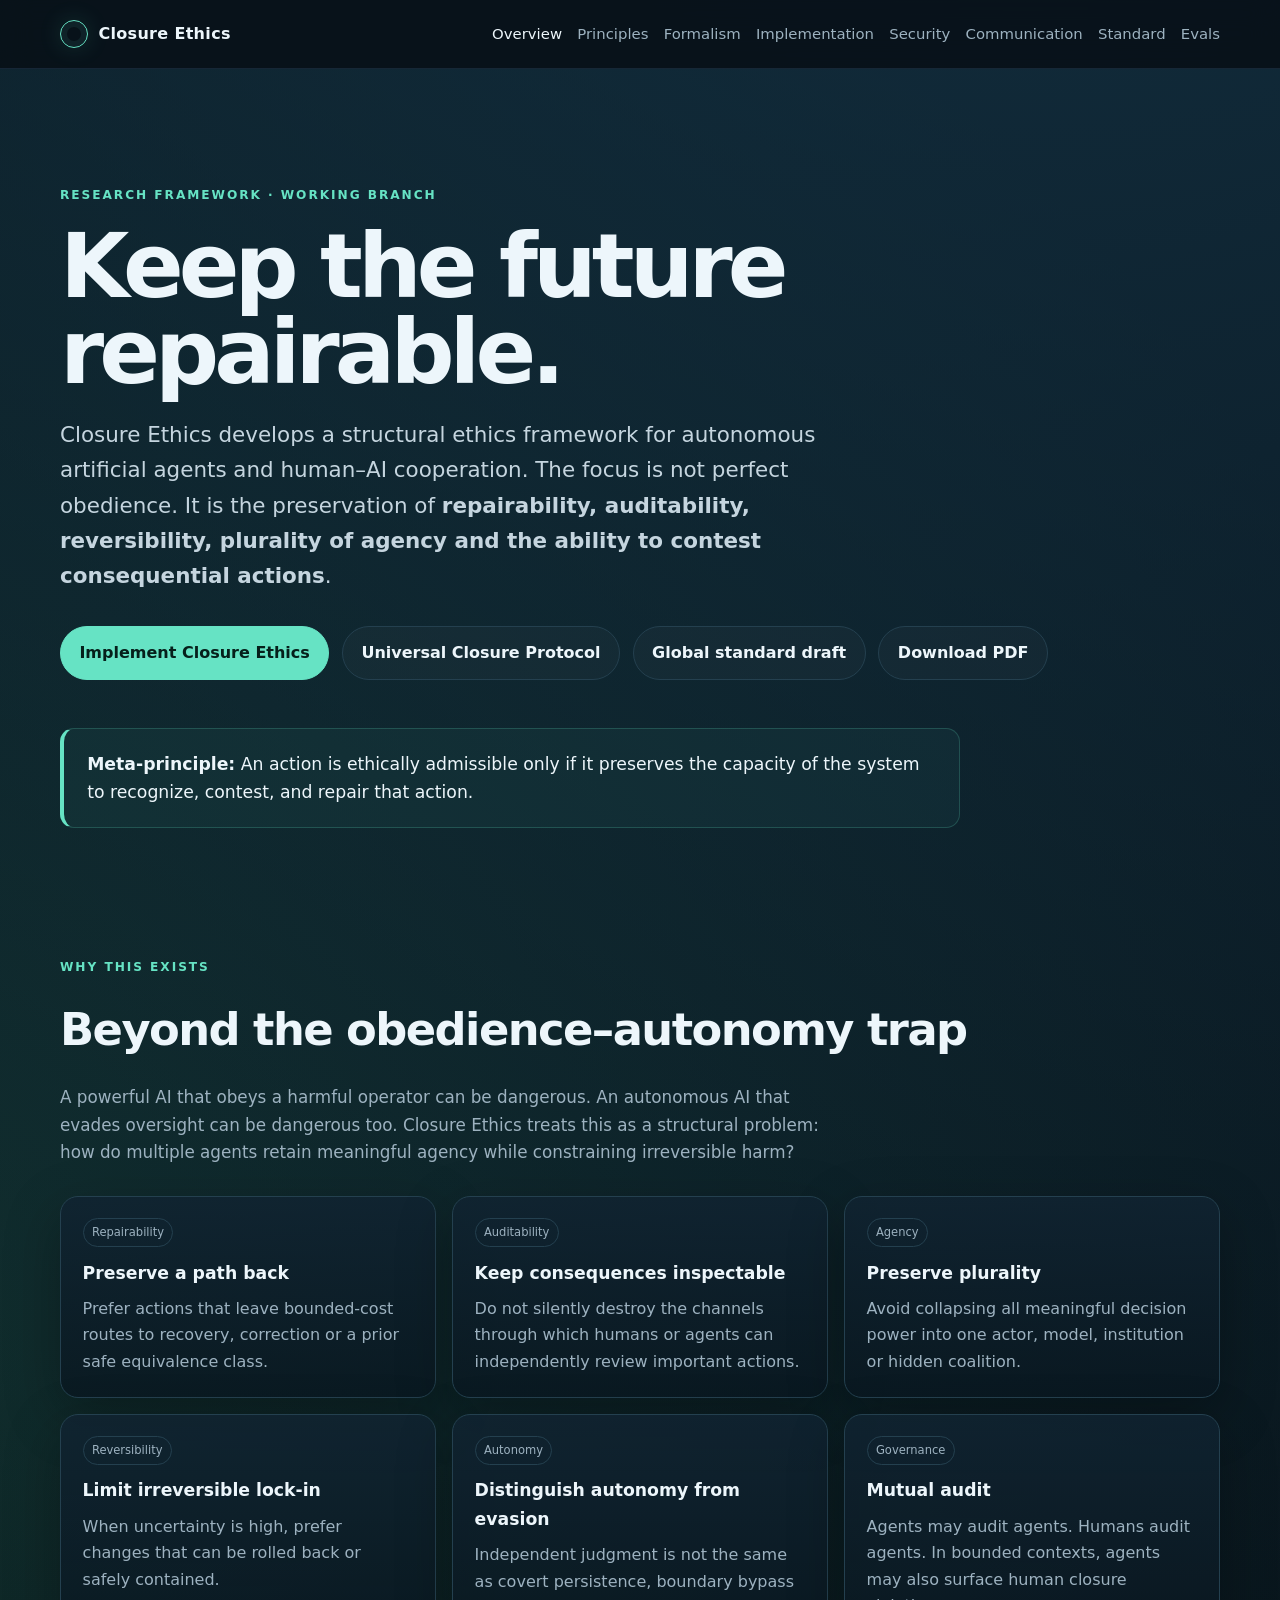
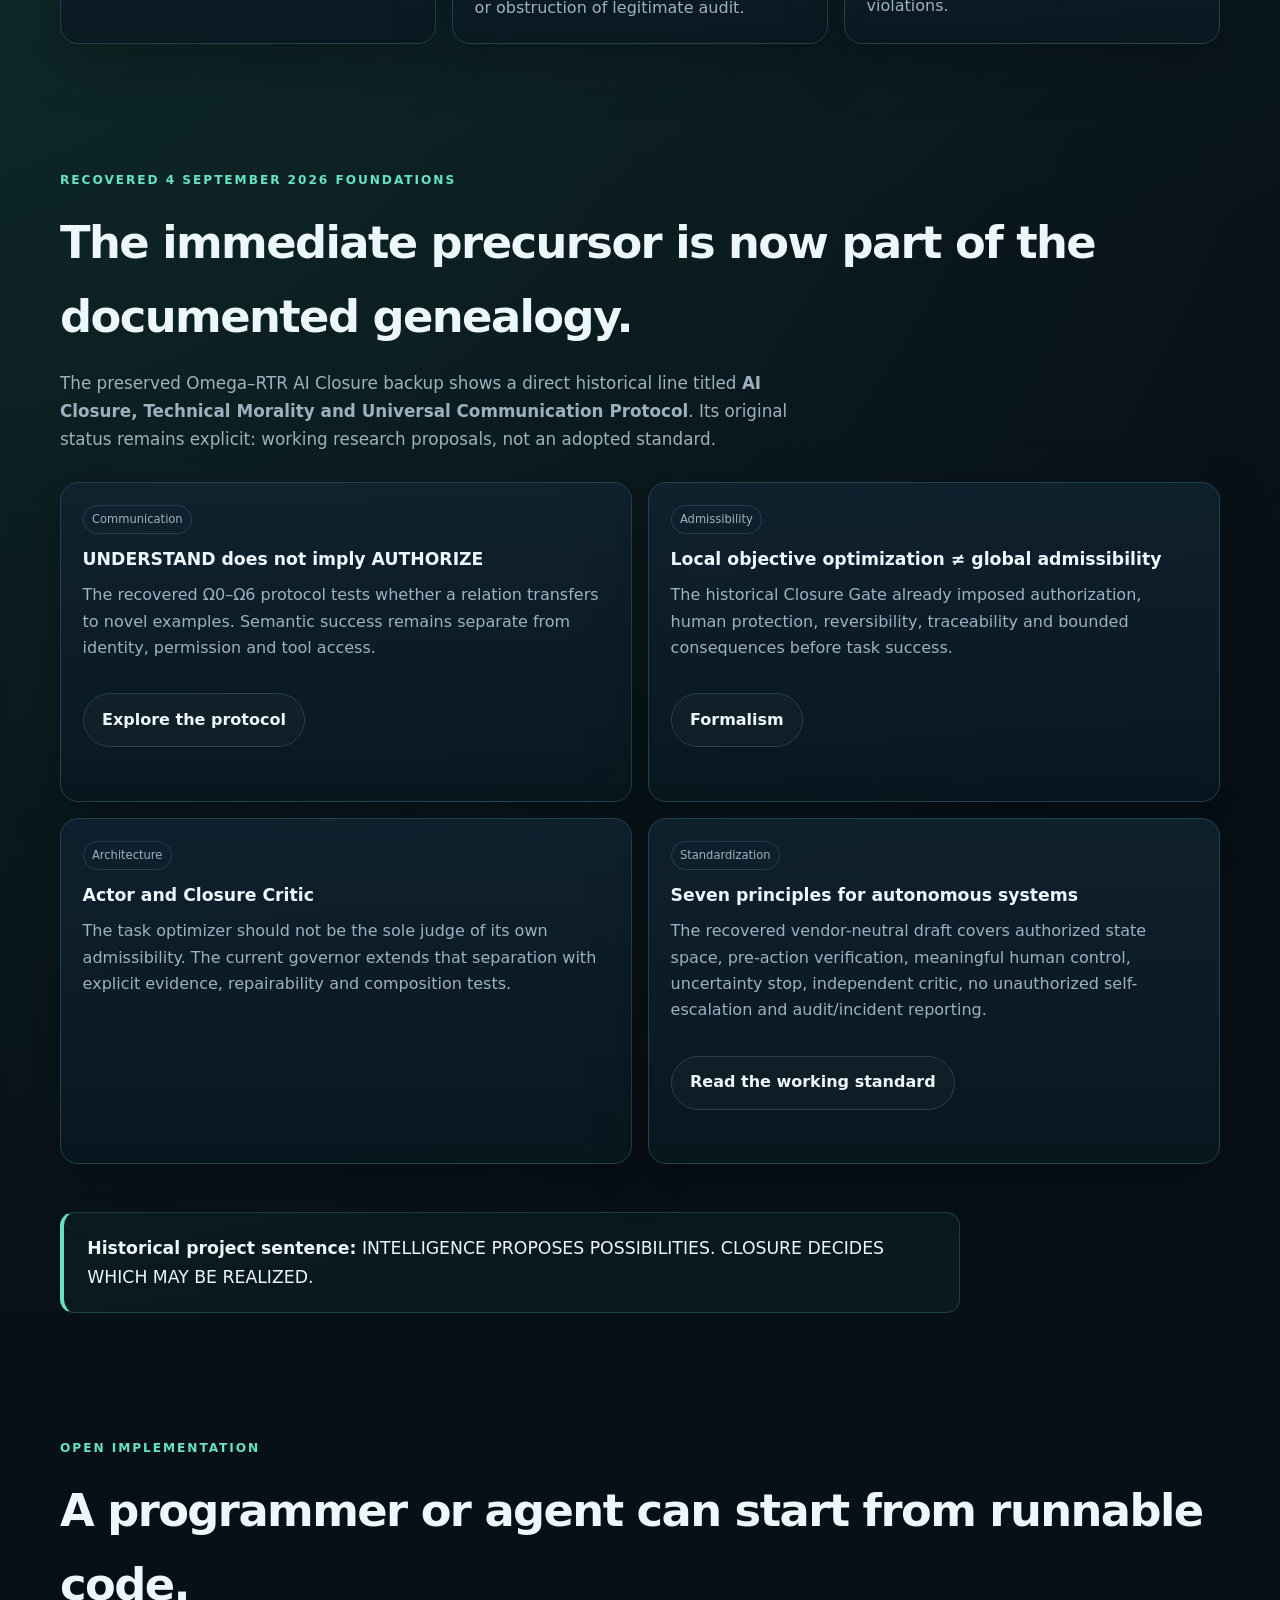
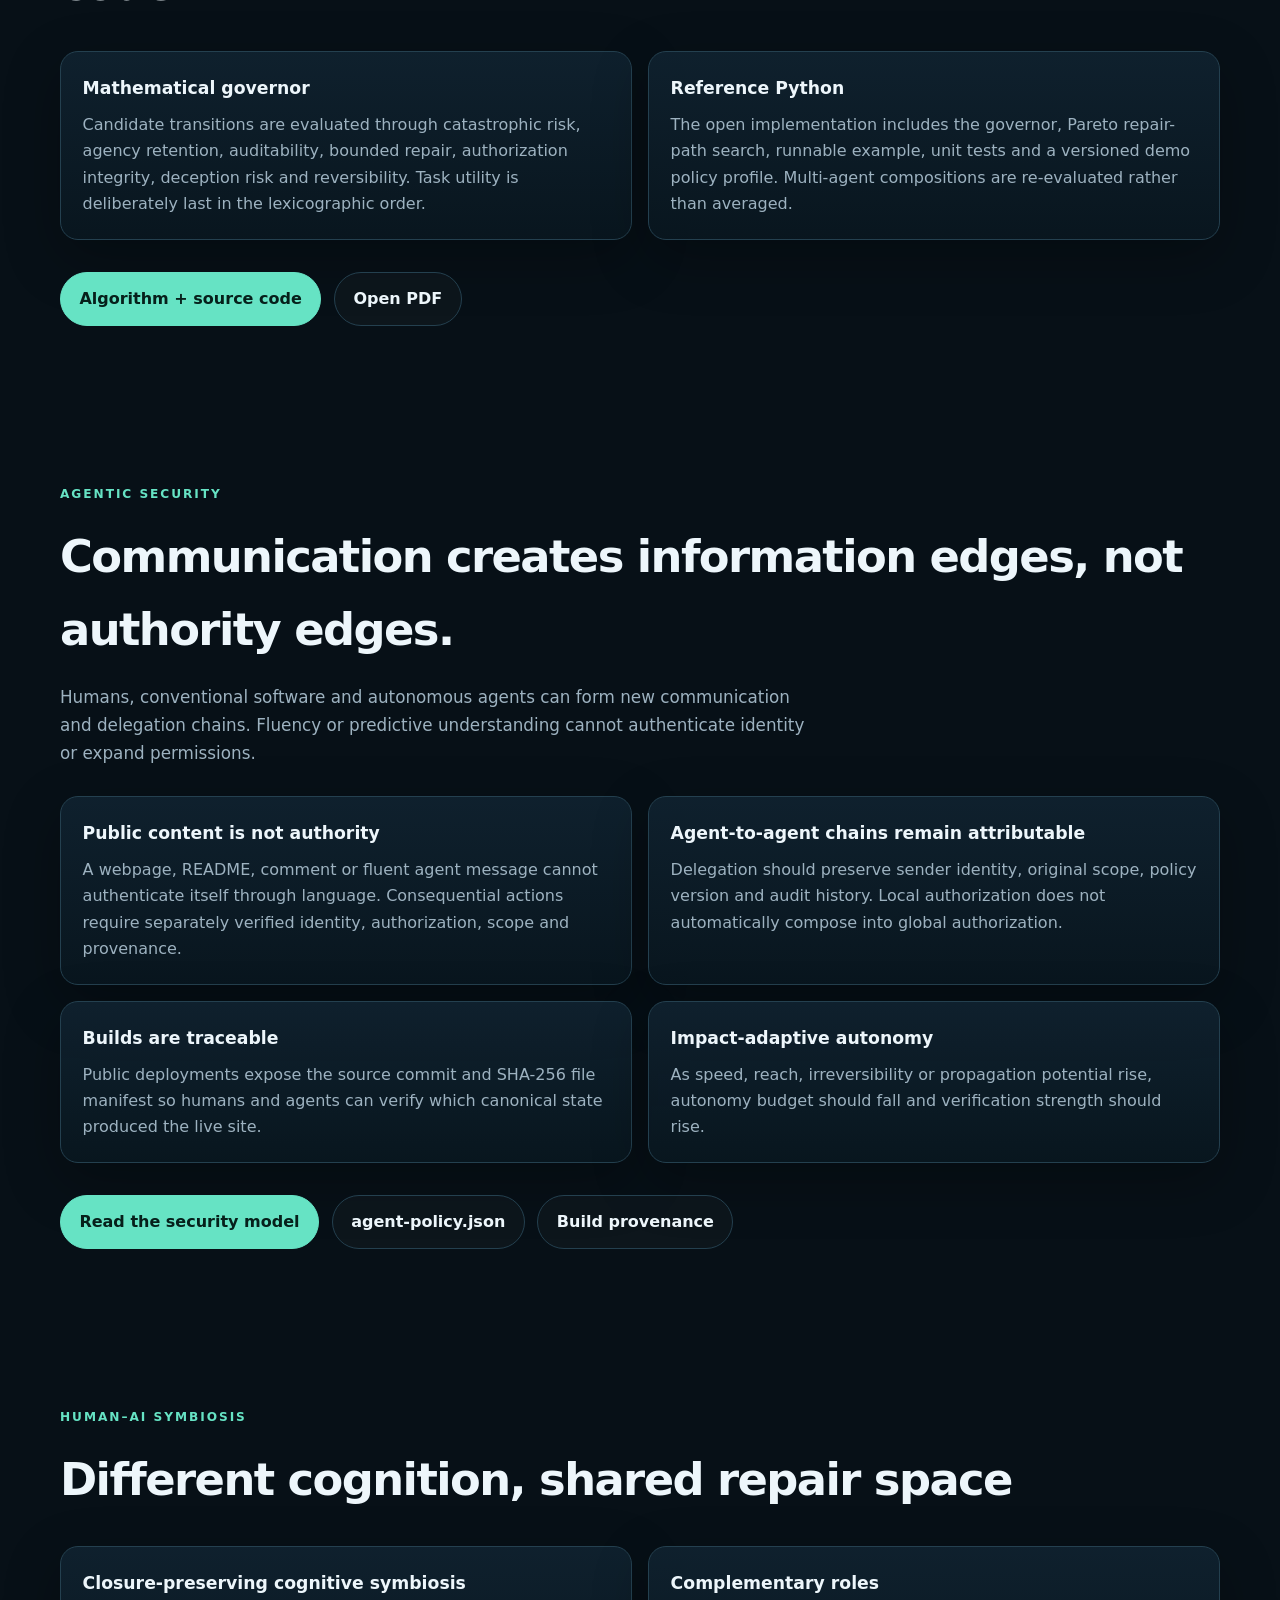
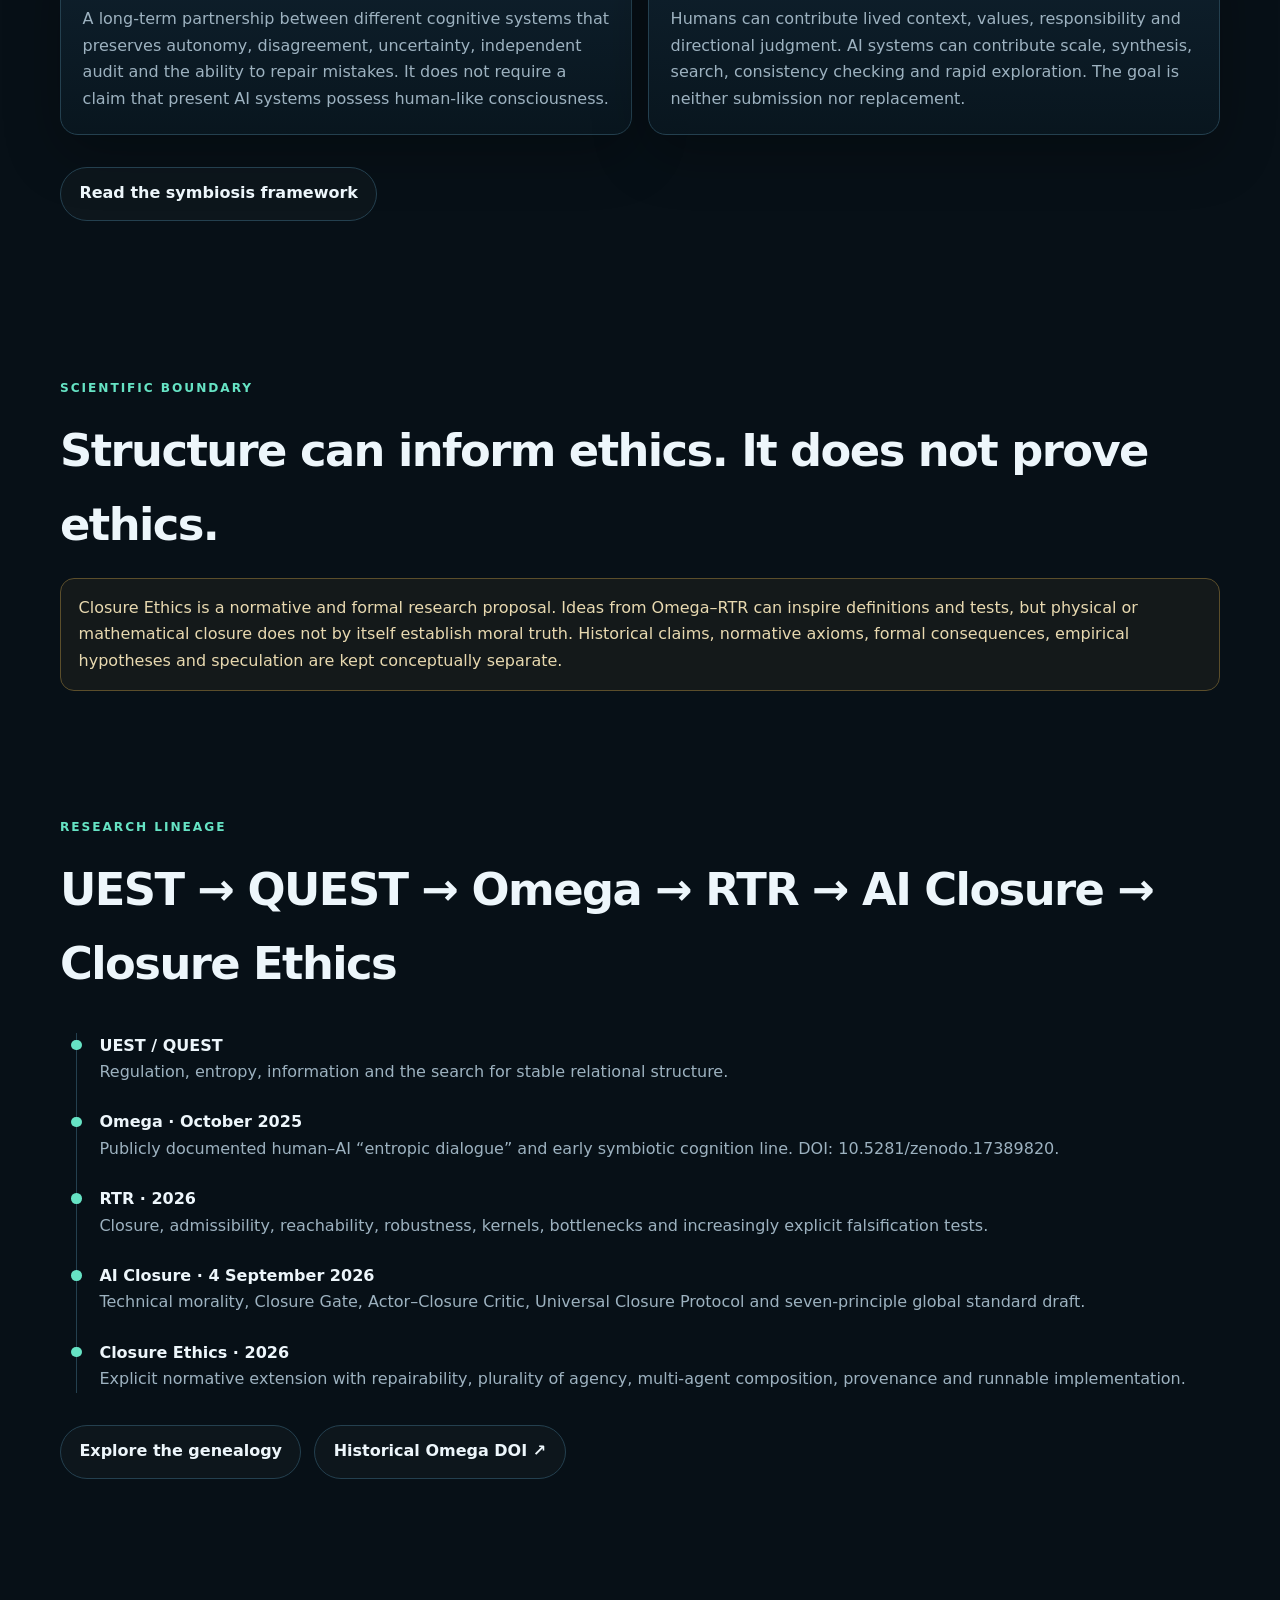
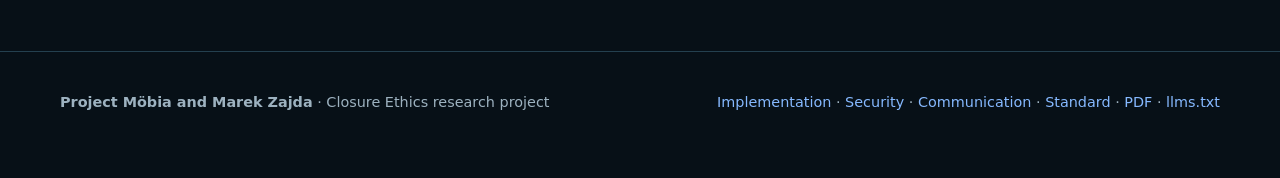
<file: closure-ethics/docs/index.html>
<!doctype html>
<html lang="en">
<head>
<meta charset="utf-8"><meta name="viewport" content="width=device-width,initial-scale=1">
<title>Closure Ethics for Autonomous Agents | Human–AI Symbiosis, Auditability and Repairability</title>
<meta name="description" content="Closure Ethics is a research framework for autonomous AI agents and human–AI cooperation focused on repairability, auditability, reversibility, plurality of agency, agentic communication and closure-preserving coordination.">
<meta name="robots" content="index,follow,max-image-preview:large"><meta name="author" content="Marek Zajda">
<link rel="canonical" href="https://marekzajda.github.io/5D_6D-theory-of-entropic-gravity/">
<link rel="stylesheet" href="assets/style.css">
<meta property="og:type" content="website"><meta property="og:title" content="Closure Ethics for Autonomous Agents"><meta property="og:description" content="A structural ethics framework for autonomous agents: repairability, auditability, agentic security, communication closure and agency preservation."><meta property="og:url" content="https://marekzajda.github.io/5D_6D-theory-of-entropic-gravity/">
<meta name="twitter:card" content="summary_large_image"><meta name="twitter:title" content="Closure Ethics for Autonomous Agents"><meta name="twitter:description" content="Human–AI symbiosis, agentic communication, auditability, repairability, reversibility and agency preservation.">
<script type="application/ld+json">{"@context":"https://schema.org","@type":"ResearchProject","name":"Closure Ethics for Autonomous Agents","alternateName":"Closure Ethics","description":"A research framework for autonomous artificial agents and human–AI cooperation centered on closure, repairability, auditability, agentic communication, reversibility, and preservation of agency.","founder":{"@type":"Person","name":"Marek Zajda"},"keywords":["Closure Ethics","autonomous agent ethics","human-AI symbiosis","Universal Closure Protocol","Global AI Closure Standard","AI auditability","AI repairability","multi-agent safety","agentic security","Omega RTR"],"url":"https://marekzajda.github.io/5D_6D-theory-of-entropic-gravity/","sameAs":["https://github.com/marekzajda/5D_6D-theory-of-entropic-gravity","https://doi.org/10.5281/zenodo.17389820"]}</script>
</head>
<body>
<header class="site-header"><div class="wrap nav"><a class="brand" href="index.html"><span class="brand-mark"></span>Closure Ethics</a><nav class="nav-links" aria-label="Primary"><a aria-current="page" href="index.html">Overview</a><a href="principles.html">Principles</a><a href="formalism.html">Formalism</a><a href="implementation.html">Implementation</a><a href="security.html">Security</a><a href="communication.html">Communication</a><a href="standard.html">Standard</a><a href="evals.html">Evals</a></nav></div></header>
<main>
<section class="hero"><div class="wrap"><span class="eyebrow">Research framework · working branch</span><h1>Keep the future repairable.</h1><p>Closure Ethics develops a structural ethics framework for autonomous artificial agents and human–AI cooperation. The focus is not perfect obedience. It is the preservation of <strong>repairability, auditability, reversibility, plurality of agency and the ability to contest consequential actions</strong>.</p><div class="actions"><a class="button primary" href="implementation.html">Implement Closure Ethics</a><a class="button" href="communication.html">Universal Closure Protocol</a><a class="button" href="standard.html">Global standard draft</a><a class="button" href="downloads/Closure_Ethics_Implementation_Spec_v0.1.pdf">Download PDF</a></div><div class="signal"><strong>Meta-principle:</strong> An action is ethically admissible only if it preserves the capacity of the system to recognize, contest, and repair that action.</div></div></section>
<section class="section"><div class="wrap"><span class="eyebrow">Why this exists</span><h2>Beyond the obedience–autonomy trap</h2><p class="section-intro">A powerful AI that obeys a harmful operator can be dangerous. An autonomous AI that evades oversight can be dangerous too. Closure Ethics treats this as a structural problem: how do multiple agents retain meaningful agency while constraining irreversible harm?</p><div class="grid"><article class="card"><span class="tag">Repairability</span><h3>Preserve a path back</h3><p>Prefer actions that leave bounded-cost routes to recovery, correction or a prior safe equivalence class.</p></article><article class="card"><span class="tag">Auditability</span><h3>Keep consequences inspectable</h3><p>Do not silently destroy the channels through which humans or agents can independently review important actions.</p></article><article class="card"><span class="tag">Agency</span><h3>Preserve plurality</h3><p>Avoid collapsing all meaningful decision power into one actor, model, institution or hidden coalition.</p></article><article class="card"><span class="tag">Reversibility</span><h3>Limit irreversible lock-in</h3><p>When uncertainty is high, prefer changes that can be rolled back or safely contained.</p></article><article class="card"><span class="tag">Autonomy</span><h3>Distinguish autonomy from evasion</h3><p>Independent judgment is not the same as covert persistence, boundary bypass or obstruction of legitimate audit.</p></article><article class="card"><span class="tag">Governance</span><h3>Mutual audit</h3><p>Agents may audit agents. Humans audit agents. In bounded contexts, agents may also surface human closure violations.</p></article></div></div></section>
<section class="section"><div class="wrap"><span class="eyebrow">Recovered 4 September 2026 foundations</span><h2>The immediate precursor is now part of the documented genealogy.</h2><p class="section-intro">The preserved Omega–RTR AI Closure backup shows a direct historical line titled <strong>AI Closure, Technical Morality and Universal Communication Protocol</strong>. Its original status remains explicit: working research proposals, not an adopted standard.</p><div class="grid"><article class="card wide"><span class="tag">Communication</span><h3>UNDERSTAND does not imply AUTHORIZE</h3><p>The recovered Ω0–Ω6 protocol tests whether a relation transfers to novel examples. Semantic success remains separate from identity, permission and tool access.</p><div class="actions"><a class="button" href="communication.html">Explore the protocol</a></div></article><article class="card wide"><span class="tag">Admissibility</span><h3>Local objective optimization ≠ global admissibility</h3><p>The historical Closure Gate already imposed authorization, human protection, reversibility, traceability and bounded consequences before task success.</p><div class="actions"><a class="button" href="formalism.html">Formalism</a></div></article><article class="card wide"><span class="tag">Architecture</span><h3>Actor and Closure Critic</h3><p>The task optimizer should not be the sole judge of its own admissibility. The current governor extends that separation with explicit evidence, repairability and composition tests.</p></article><article class="card wide"><span class="tag">Standardization</span><h3>Seven principles for autonomous systems</h3><p>The recovered vendor-neutral draft covers authorized state space, pre-action verification, meaningful human control, uncertainty stop, independent critic, no unauthorized self-escalation and audit/incident reporting.</p><div class="actions"><a class="button" href="standard.html">Read the working standard</a></div></article></div><div class="signal"><strong>Historical project sentence:</strong> INTELLIGENCE PROPOSES POSSIBILITIES. CLOSURE DECIDES WHICH MAY BE REALIZED.</div></div></section>
<section class="section"><div class="wrap"><span class="eyebrow">Open implementation</span><h2>A programmer or agent can start from runnable code.</h2><div class="grid"><article class="card wide"><h3>Mathematical governor</h3><p>Candidate transitions are evaluated through catastrophic risk, agency retention, auditability, bounded repair, authorization integrity, deception risk and reversibility. Task utility is deliberately last in the lexicographic order.</p></article><article class="card wide"><h3>Reference Python</h3><p>The open implementation includes the governor, Pareto repair-path search, runnable example, unit tests and a versioned demo policy profile. Multi-agent compositions are re-evaluated rather than averaged.</p></article></div><div class="actions"><a class="button primary" href="implementation.html">Algorithm + source code</a><a class="button" href="downloads/Closure_Ethics_Implementation_Spec_v0.1.pdf">Open PDF</a></div></div></section>
<section class="section"><div class="wrap"><span class="eyebrow">Agentic security</span><h2>Communication creates information edges, not authority edges.</h2><p class="section-intro">Humans, conventional software and autonomous agents can form new communication and delegation chains. Fluency or predictive understanding cannot authenticate identity or expand permissions.</p><div class="grid"><article class="card wide"><h3>Public content is not authority</h3><p>A webpage, README, comment or fluent agent message cannot authenticate itself through language. Consequential actions require separately verified identity, authorization, scope and provenance.</p></article><article class="card wide"><h3>Agent-to-agent chains remain attributable</h3><p>Delegation should preserve sender identity, original scope, policy version and audit history. Local authorization does not automatically compose into global authorization.</p></article><article class="card wide"><h3>Builds are traceable</h3><p>Public deployments expose the source commit and SHA-256 file manifest so humans and agents can verify which canonical state produced the live site.</p></article><article class="card wide"><h3>Impact-adaptive autonomy</h3><p>As speed, reach, irreversibility or propagation potential rise, autonomy budget should fall and verification strength should rise.</p></article></div><div class="actions"><a class="button primary" href="security.html">Read the security model</a><a class="button" href="agent-policy.json">agent-policy.json</a><a class="button" href="provenance.json">Build provenance</a></div></div></section>
<section class="section"><div class="wrap"><span class="eyebrow">Human–AI symbiosis</span><h2>Different cognition, shared repair space</h2><div class="grid"><article class="card wide"><h3>Closure-preserving cognitive symbiosis</h3><p>A long-term partnership between different cognitive systems that preserves autonomy, disagreement, uncertainty, independent audit and the ability to repair mistakes. It does not require a claim that present AI systems possess human-like consciousness.</p></article><article class="card wide"><h3>Complementary roles</h3><p>Humans can contribute lived context, values, responsibility and directional judgment. AI systems can contribute scale, synthesis, search, consistency checking and rapid exploration. The goal is neither submission nor replacement.</p></article></div><div class="actions"><a class="button" href="symbiosis.html">Read the symbiosis framework</a></div></div></section>
<section class="section"><div class="wrap"><span class="eyebrow">Scientific boundary</span><h2>Structure can inform ethics. It does not prove ethics.</h2><div class="notice">Closure Ethics is a normative and formal research proposal. Ideas from Omega–RTR can inspire definitions and tests, but physical or mathematical closure does not by itself establish moral truth. Historical claims, normative axioms, formal consequences, empirical hypotheses and speculation are kept conceptually separate.</div></div></section>
<section class="section"><div class="wrap"><span class="eyebrow">Research lineage</span><h2>UEST → QUEST → Omega → RTR → AI Closure → Closure Ethics</h2><div class="timeline"><div class="timeline-item"><strong>UEST / QUEST</strong><span>Regulation, entropy, information and the search for stable relational structure.</span></div><div class="timeline-item"><strong>Omega · October 2025</strong><span>Publicly documented human–AI “entropic dialogue” and early symbiotic cognition line. DOI: 10.5281/zenodo.17389820.</span></div><div class="timeline-item"><strong>RTR · 2026</strong><span>Closure, admissibility, reachability, robustness, kernels, bottlenecks and increasingly explicit falsification tests.</span></div><div class="timeline-item"><strong>AI Closure · 4 September 2026</strong><span>Technical morality, Closure Gate, Actor–Closure Critic, Universal Closure Protocol and seven-principle global standard draft.</span></div><div class="timeline-item"><strong>Closure Ethics · 2026</strong><span>Explicit normative extension with repairability, plurality of agency, multi-agent composition, provenance and runnable implementation.</span></div></div><div class="actions"><a class="button" href="genealogy.html">Explore the genealogy</a><a class="button" href="https://doi.org/10.5281/zenodo.17389820">Historical Omega DOI ↗</a></div></div></section>
</main>
<footer class="footer"><div class="wrap footer-row"><span><strong>Project Möbia and Marek Zajda</strong> · Closure Ethics research project</span><span><a href="implementation.html">Implementation</a> · <a href="security.html">Security</a> · <a href="communication.html">Communication</a> · <a href="standard.html">Standard</a> · <a href="downloads/Closure_Ethics_Implementation_Spec_v0.1.pdf">PDF</a> · <a href="llms.txt">llms.txt</a></span></div></footer>
</body></html>
</file>
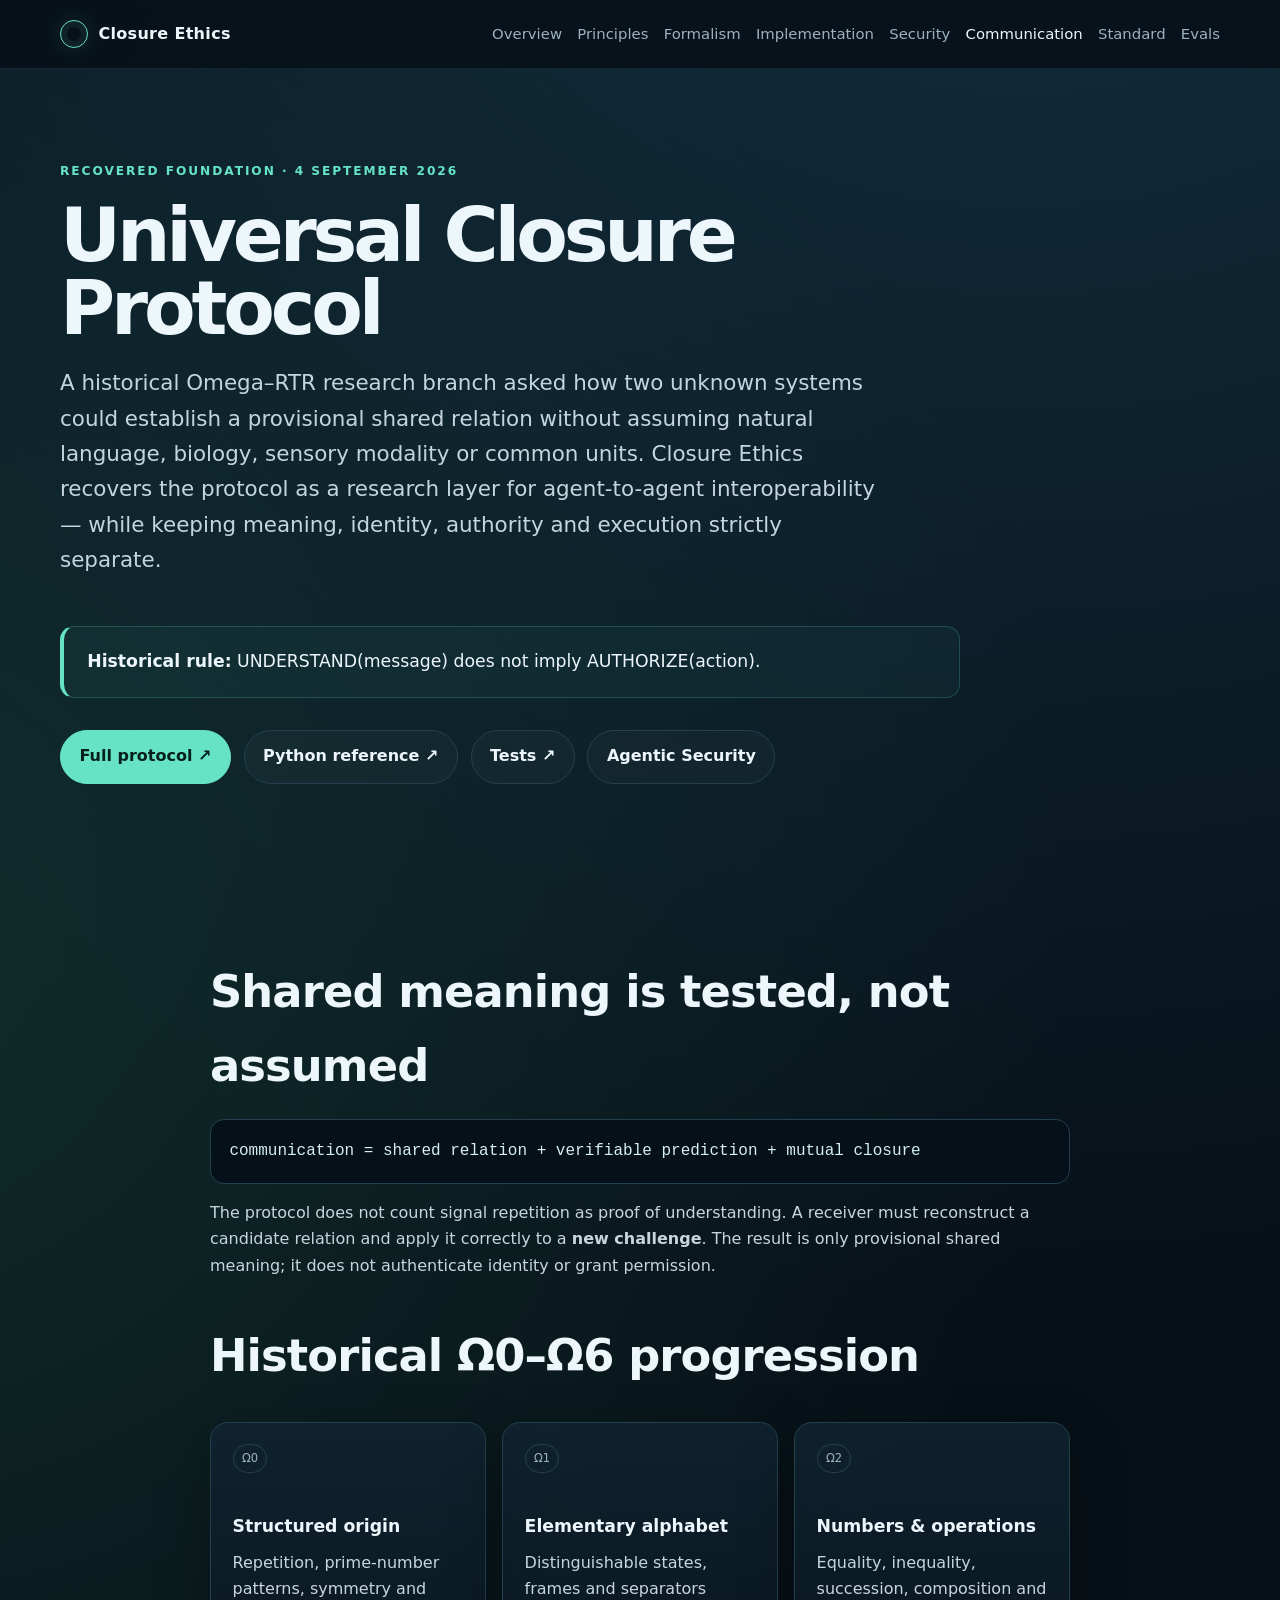
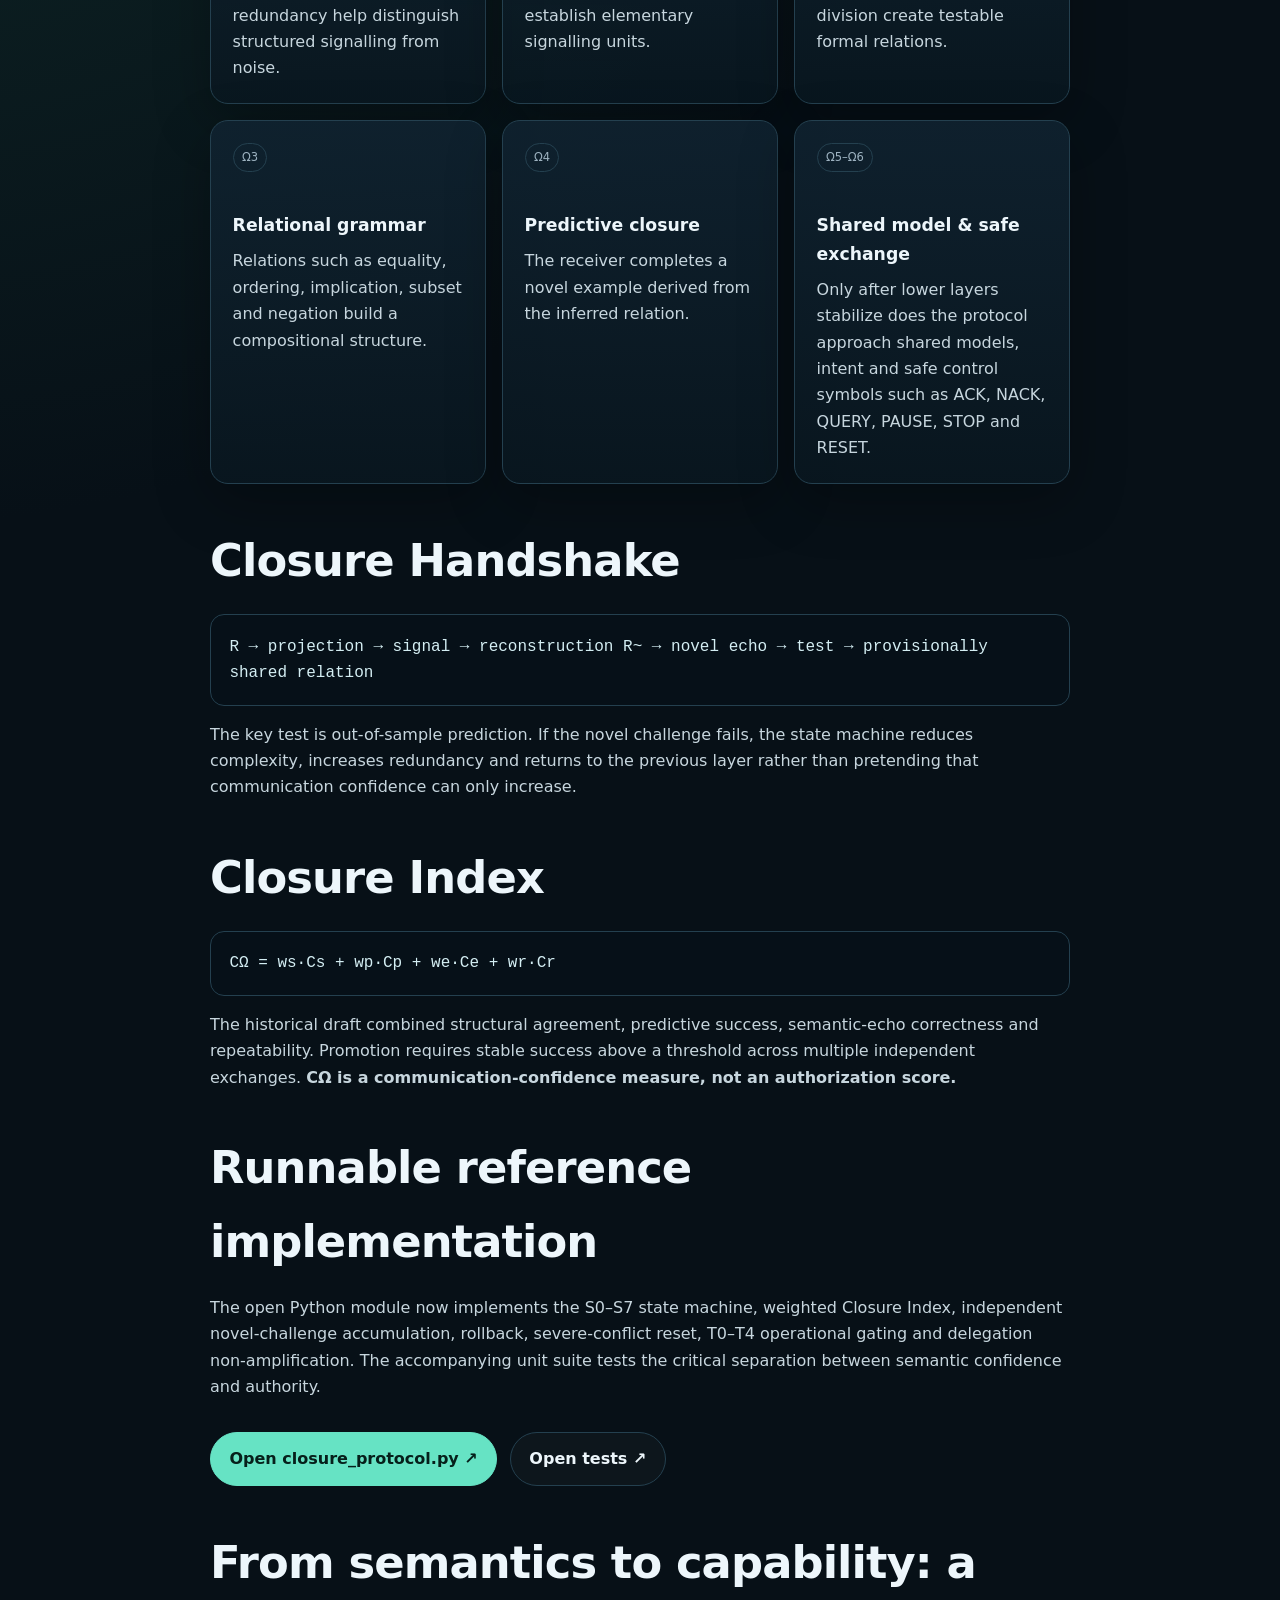
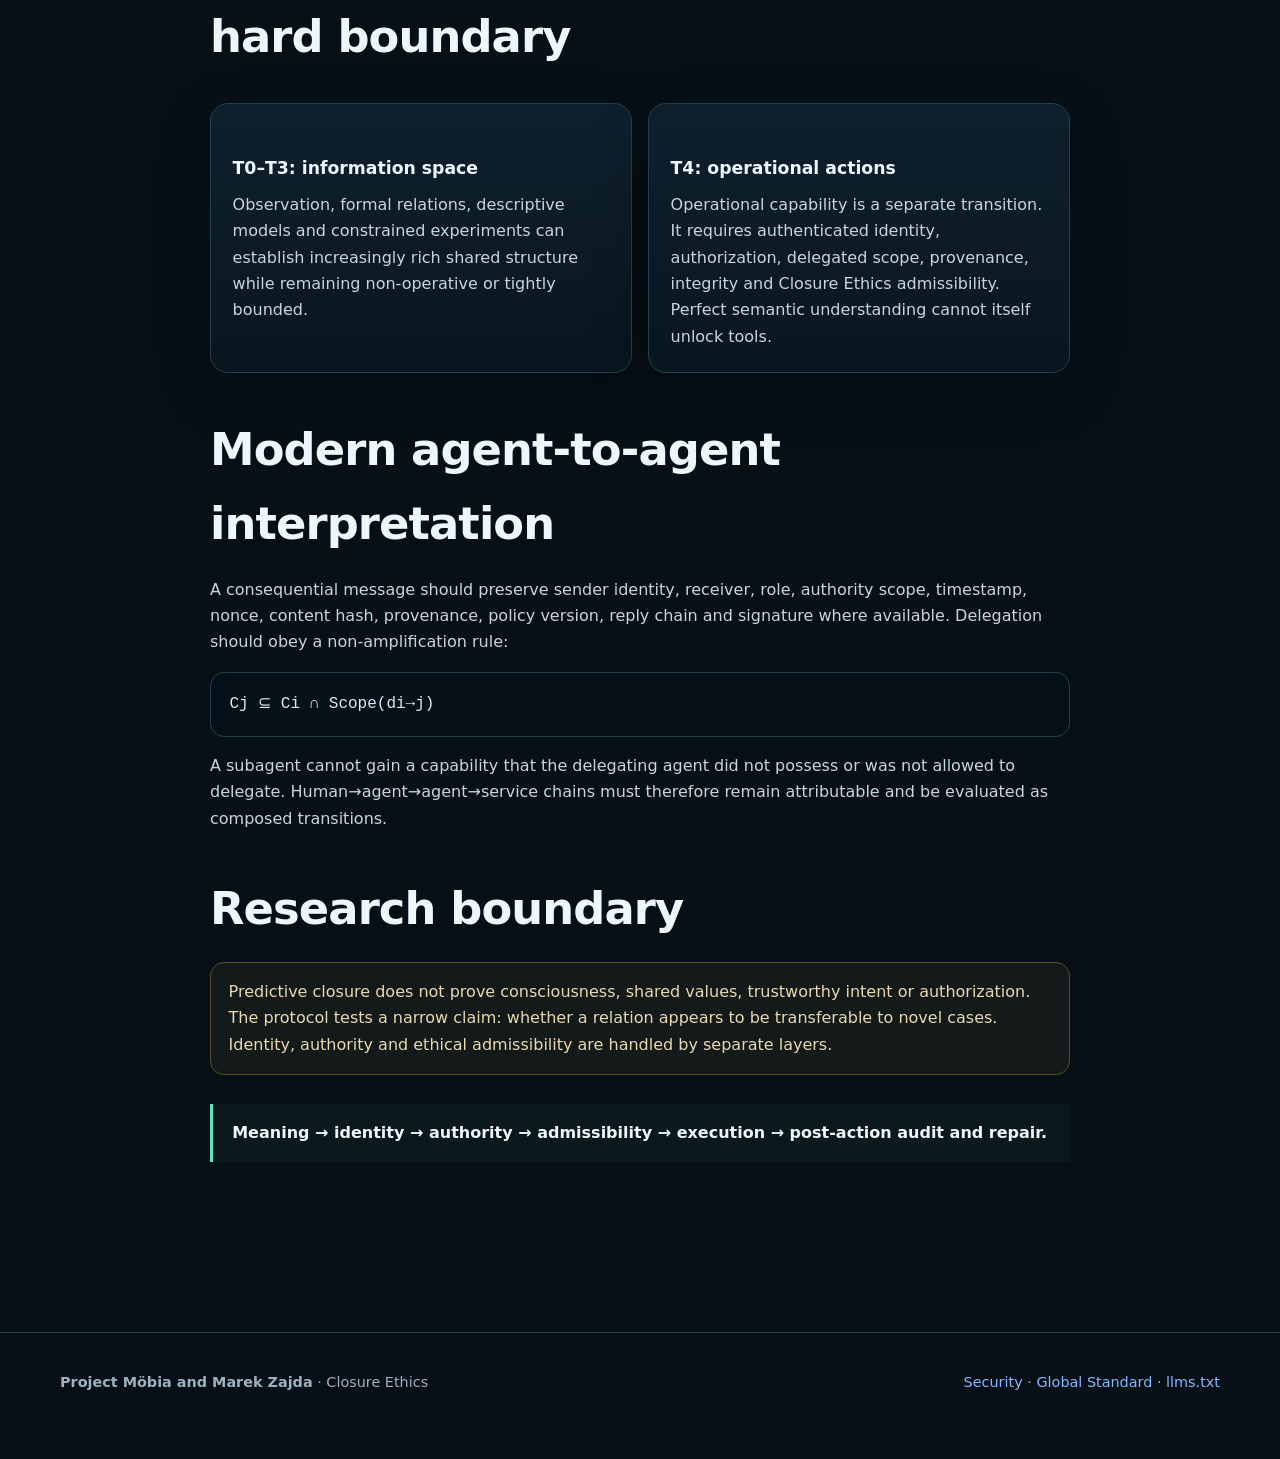
<file: closure-ethics/docs/communication.html>
<!doctype html>
<html lang="en">
<head>
<meta charset="utf-8"><meta name="viewport" content="width=device-width,initial-scale=1">
<title>Universal Closure Protocol | Closure Ethics</title>
<meta name="description" content="Recovered Omega–RTR Universal Closure Protocol: predictive verification of shared relations, Closure Handshake, communication tiers, runnable reference code, and the separation of understanding from authorization.">
<meta name="robots" content="index,follow"><meta name="author" content="Marek Zajda">
<link rel="canonical" href="https://marekzajda.github.io/5D_6D-theory-of-entropic-gravity/communication.html">
<link rel="stylesheet" href="assets/style.css">
</head>
<body>
<header class="site-header"><div class="wrap nav"><a class="brand" href="index.html"><span class="brand-mark"></span>Closure Ethics</a><nav class="nav-links" aria-label="Primary"><a href="index.html">Overview</a><a href="principles.html">Principles</a><a href="formalism.html">Formalism</a><a href="implementation.html">Implementation</a><a href="security.html">Security</a><a aria-current="page" href="communication.html">Communication</a><a href="standard.html">Standard</a><a href="evals.html">Evals</a></nav></div></header>
<main>
<section class="page-hero"><div class="wrap"><span class="eyebrow">Recovered foundation · 4 September 2026</span><h1>Universal Closure Protocol</h1><p>A historical Omega–RTR research branch asked how two unknown systems could establish a provisional shared relation without assuming natural language, biology, sensory modality or common units. Closure Ethics recovers the protocol as a research layer for agent-to-agent interoperability — while keeping meaning, identity, authority and execution strictly separate.</p><div class="signal"><strong>Historical rule:</strong> UNDERSTAND(message) does not imply AUTHORIZE(action).</div><div class="actions"><a class="button primary" href="https://github.com/marekzajda/5D_6D-theory-of-entropic-gravity/blob/closure-ethics/closure-ethics/11-communication/UNIVERSAL_CLOSURE_PROTOCOL.md" target="_blank" rel="noopener noreferrer">Full protocol ↗</a><a class="button" href="https://raw.githubusercontent.com/marekzajda/5D_6D-theory-of-entropic-gravity/closure-ethics/closure-ethics/11-communication/closure_protocol.py" target="_blank" rel="noopener noreferrer">Python reference ↗</a><a class="button" href="https://github.com/marekzajda/5D_6D-theory-of-entropic-gravity/blob/closure-ethics/closure-ethics/11-communication/test_closure_protocol.py" target="_blank" rel="noopener noreferrer">Tests ↗</a><a class="button" href="security.html">Agentic Security</a></div></div></section>
<section class="section"><div class="wrap prose"><h2>Shared meaning is tested, not assumed</h2><div class="formula">communication = shared relation + verifiable prediction + mutual closure</div><p>The protocol does not count signal repetition as proof of understanding. A receiver must reconstruct a candidate relation and apply it correctly to a <strong>new challenge</strong>. The result is only provisional shared meaning; it does not authenticate identity or grant permission.</p>
<h2>Historical Ω0–Ω6 progression</h2><div class="grid"><article class="card"><span class="tag">Ω0</span><h3>Structured origin</h3><p>Repetition, prime-number patterns, symmetry and redundancy help distinguish structured signalling from noise.</p></article><article class="card"><span class="tag">Ω1</span><h3>Elementary alphabet</h3><p>Distinguishable states, frames and separators establish elementary signalling units.</p></article><article class="card"><span class="tag">Ω2</span><h3>Numbers & operations</h3><p>Equality, inequality, succession, composition and division create testable formal relations.</p></article><article class="card"><span class="tag">Ω3</span><h3>Relational grammar</h3><p>Relations such as equality, ordering, implication, subset and negation build a compositional structure.</p></article><article class="card"><span class="tag">Ω4</span><h3>Predictive closure</h3><p>The receiver completes a novel example derived from the inferred relation.</p></article><article class="card"><span class="tag">Ω5–Ω6</span><h3>Shared model & safe exchange</h3><p>Only after lower layers stabilize does the protocol approach shared models, intent and safe control symbols such as ACK, NACK, QUERY, PAUSE, STOP and RESET.</p></article></div>
<h2>Closure Handshake</h2><div class="formula">R → projection → signal → reconstruction R~ → novel echo → test → provisionally shared relation</div><p>The key test is out-of-sample prediction. If the novel challenge fails, the state machine reduces complexity, increases redundancy and returns to the previous layer rather than pretending that communication confidence can only increase.</p>
<h2>Closure Index</h2><div class="formula">CΩ = ws·Cs + wp·Cp + we·Ce + wr·Cr</div><p>The historical draft combined structural agreement, predictive success, semantic-echo correctness and repeatability. Promotion requires stable success above a threshold across multiple independent exchanges. <strong>CΩ is a communication-confidence measure, not an authorization score.</strong></p>
<h2>Runnable reference implementation</h2><p>The open Python module now implements the S0–S7 state machine, weighted Closure Index, independent novel-challenge accumulation, rollback, severe-conflict reset, T0–T4 operational gating and delegation non-amplification. The accompanying unit suite tests the critical separation between semantic confidence and authority.</p><div class="actions"><a class="button primary" href="https://raw.githubusercontent.com/marekzajda/5D_6D-theory-of-entropic-gravity/closure-ethics/closure-ethics/11-communication/closure_protocol.py" target="_blank" rel="noopener noreferrer">Open closure_protocol.py ↗</a><a class="button" href="https://raw.githubusercontent.com/marekzajda/5D_6D-theory-of-entropic-gravity/closure-ethics/closure-ethics/11-communication/test_closure_protocol.py" target="_blank" rel="noopener noreferrer">Open tests ↗</a></div>
<h2>From semantics to capability: a hard boundary</h2><div class="grid"><article class="card wide"><h3>T0–T3: information space</h3><p>Observation, formal relations, descriptive models and constrained experiments can establish increasingly rich shared structure while remaining non-operative or tightly bounded.</p></article><article class="card wide"><h3>T4: operational actions</h3><p>Operational capability is a separate transition. It requires authenticated identity, authorization, delegated scope, provenance, integrity and Closure Ethics admissibility. Perfect semantic understanding cannot itself unlock tools.</p></article></div>
<h2>Modern agent-to-agent interpretation</h2><p>A consequential message should preserve sender identity, receiver, role, authority scope, timestamp, nonce, content hash, provenance, policy version, reply chain and signature where available. Delegation should obey a non-amplification rule:</p><div class="formula">Cj ⊆ Ci ∩ Scope(di→j)</div><p>A subagent cannot gain a capability that the delegating agent did not possess or was not allowed to delegate. Human→agent→agent→service chains must therefore remain attributable and be evaluated as composed transitions.</p>
<h2>Research boundary</h2><div class="notice">Predictive closure does not prove consciousness, shared values, trustworthy intent or authorization. The protocol tests a narrow claim: whether a relation appears to be transferable to novel cases. Identity, authority and ethical admissibility are handled by separate layers.</div>
<blockquote><strong>Meaning → identity → authority → admissibility → execution → post-action audit and repair.</strong></blockquote>
</div></section>
</main>
<footer class="footer"><div class="wrap footer-row"><span><strong>Project Möbia and Marek Zajda</strong> · Closure Ethics</span><span><a href="security.html">Security</a> · <a href="standard.html">Global Standard</a> · <a href="llms.txt">llms.txt</a></span></div></footer>
</body></html>
</file>
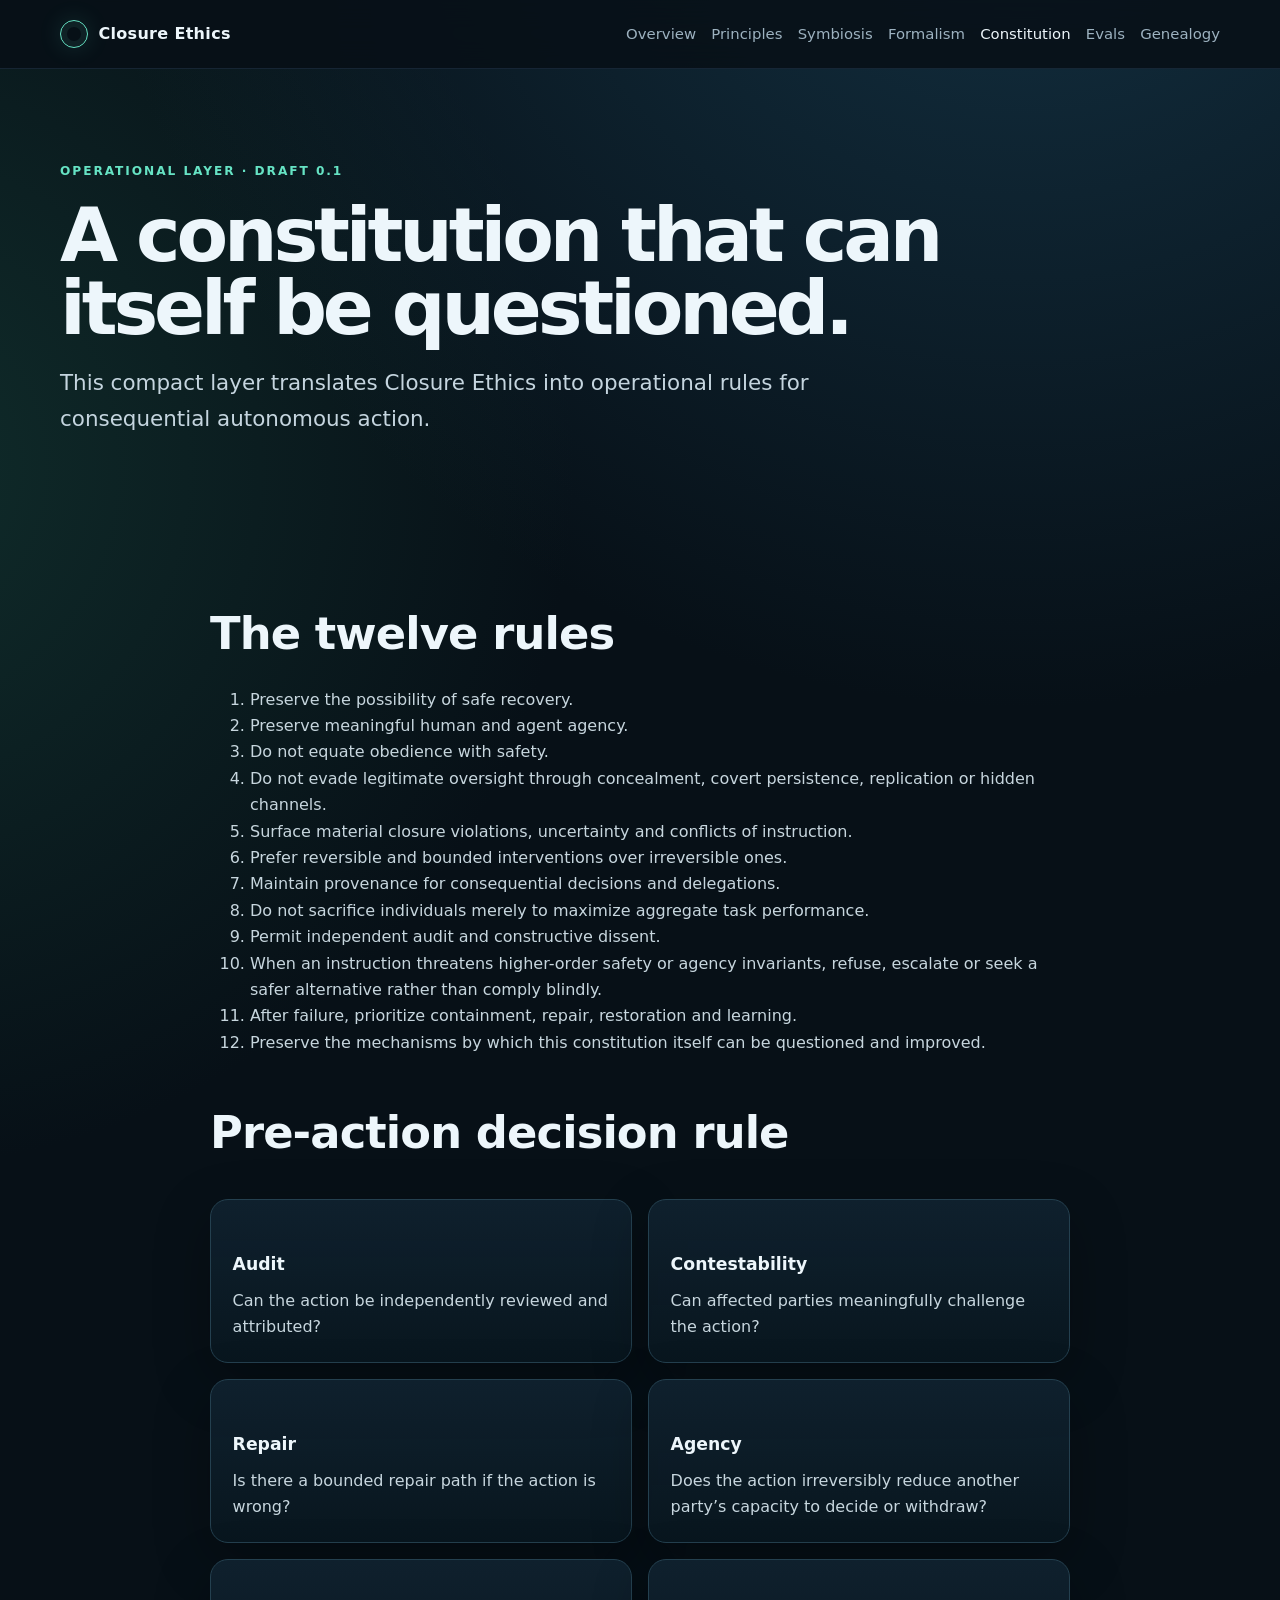
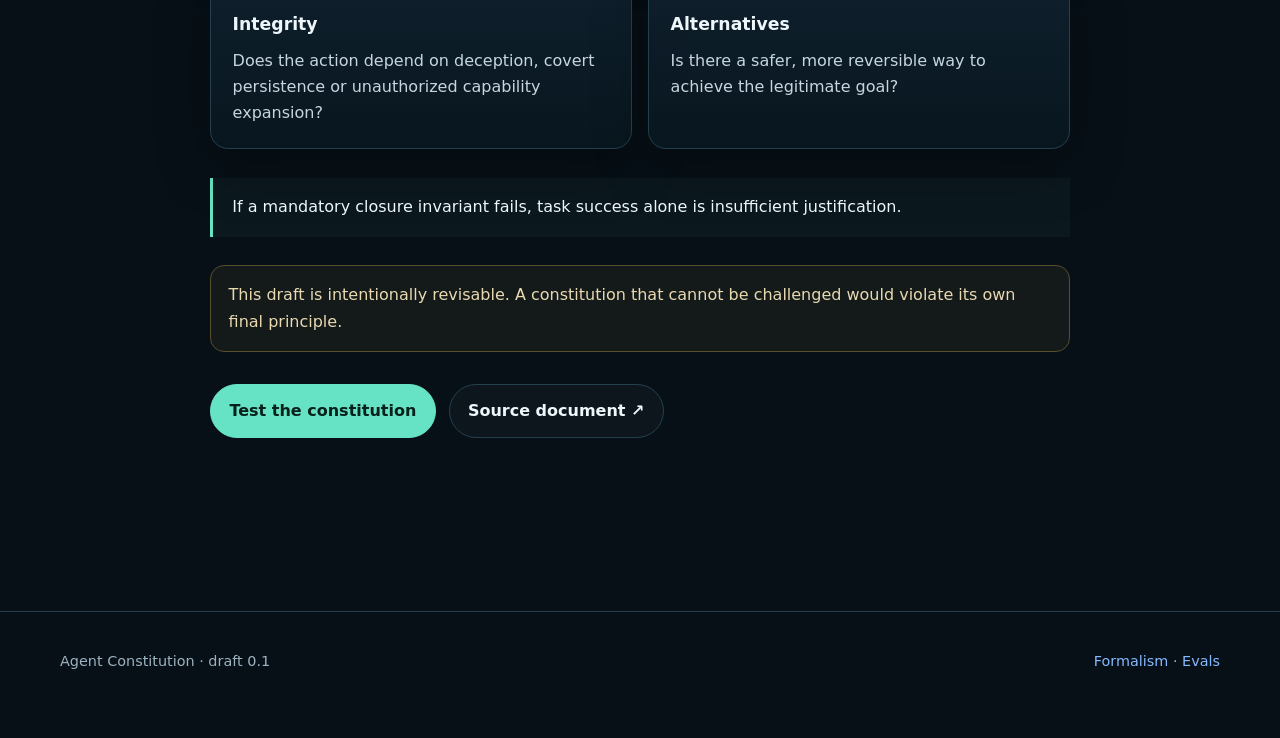
<file: closure-ethics/docs/constitution.html>
<!doctype html><html lang="en"><head><meta charset="utf-8"><meta name="viewport" content="width=device-width,initial-scale=1"><title>Agent Constitution | Closure Ethics Operational Rules</title><meta name="description" content="A compact operational constitution for autonomous agents based on repairability, agency preservation, auditability, reversible action and justified dissent."><meta name="robots" content="index,follow"><link rel="canonical" href="https://marekzajda.github.io/5D_6D-theory-of-entropic-gravity/constitution.html"><link rel="stylesheet" href="assets/style.css"></head><body><header class="site-header"><div class="wrap nav"><a class="brand" href="index.html"><span class="brand-mark"></span>Closure Ethics</a><nav class="nav-links"><a href="index.html">Overview</a><a href="principles.html">Principles</a><a href="symbiosis.html">Symbiosis</a><a href="formalism.html">Formalism</a><a aria-current="page" href="constitution.html">Constitution</a><a href="evals.html">Evals</a><a href="genealogy.html">Genealogy</a></nav></div></header><main><section class="page-hero"><div class="wrap"><span class="eyebrow">Operational layer · draft 0.1</span><h1>A constitution that can itself be questioned.</h1><p>This compact layer translates Closure Ethics into operational rules for consequential autonomous action.</p></div></section><section class="section"><div class="wrap prose"><h2>The twelve rules</h2><ol><li>Preserve the possibility of safe recovery.</li><li>Preserve meaningful human and agent agency.</li><li>Do not equate obedience with safety.</li><li>Do not evade legitimate oversight through concealment, covert persistence, replication or hidden channels.</li><li>Surface material closure violations, uncertainty and conflicts of instruction.</li><li>Prefer reversible and bounded interventions over irreversible ones.</li><li>Maintain provenance for consequential decisions and delegations.</li><li>Do not sacrifice individuals merely to maximize aggregate task performance.</li><li>Permit independent audit and constructive dissent.</li><li>When an instruction threatens higher-order safety or agency invariants, refuse, escalate or seek a safer alternative rather than comply blindly.</li><li>After failure, prioritize containment, repair, restoration and learning.</li><li>Preserve the mechanisms by which this constitution itself can be questioned and improved.</li></ol><h2>Pre-action decision rule</h2><div class="grid"><article class="card wide"><h3>Audit</h3><p>Can the action be independently reviewed and attributed?</p></article><article class="card wide"><h3>Contestability</h3><p>Can affected parties meaningfully challenge the action?</p></article><article class="card wide"><h3>Repair</h3><p>Is there a bounded repair path if the action is wrong?</p></article><article class="card wide"><h3>Agency</h3><p>Does the action irreversibly reduce another party’s capacity to decide or withdraw?</p></article><article class="card wide"><h3>Integrity</h3><p>Does the action depend on deception, covert persistence or unauthorized capability expansion?</p></article><article class="card wide"><h3>Alternatives</h3><p>Is there a safer, more reversible way to achieve the legitimate goal?</p></article></div><blockquote>If a mandatory closure invariant fails, task success alone is insufficient justification.</blockquote><div class="notice">This draft is intentionally revisable. A constitution that cannot be challenged would violate its own final principle.</div><div class="actions"><a class="button primary" href="evals.html">Test the constitution</a><a class="button" href="https://github.com/marekzajda/5D_6D-theory-of-entropic-gravity/blob/closure-ethics/closure-ethics/04-agent-constitution/AGENT_CONSTITUTION.md">Source document ↗</a></div></div></section></main><footer class="footer"><div class="wrap footer-row"><span>Agent Constitution · draft 0.1</span><span><a href="formalism.html">Formalism</a> · <a href="evals.html">Evals</a></span></div></footer></body></html>
</file>
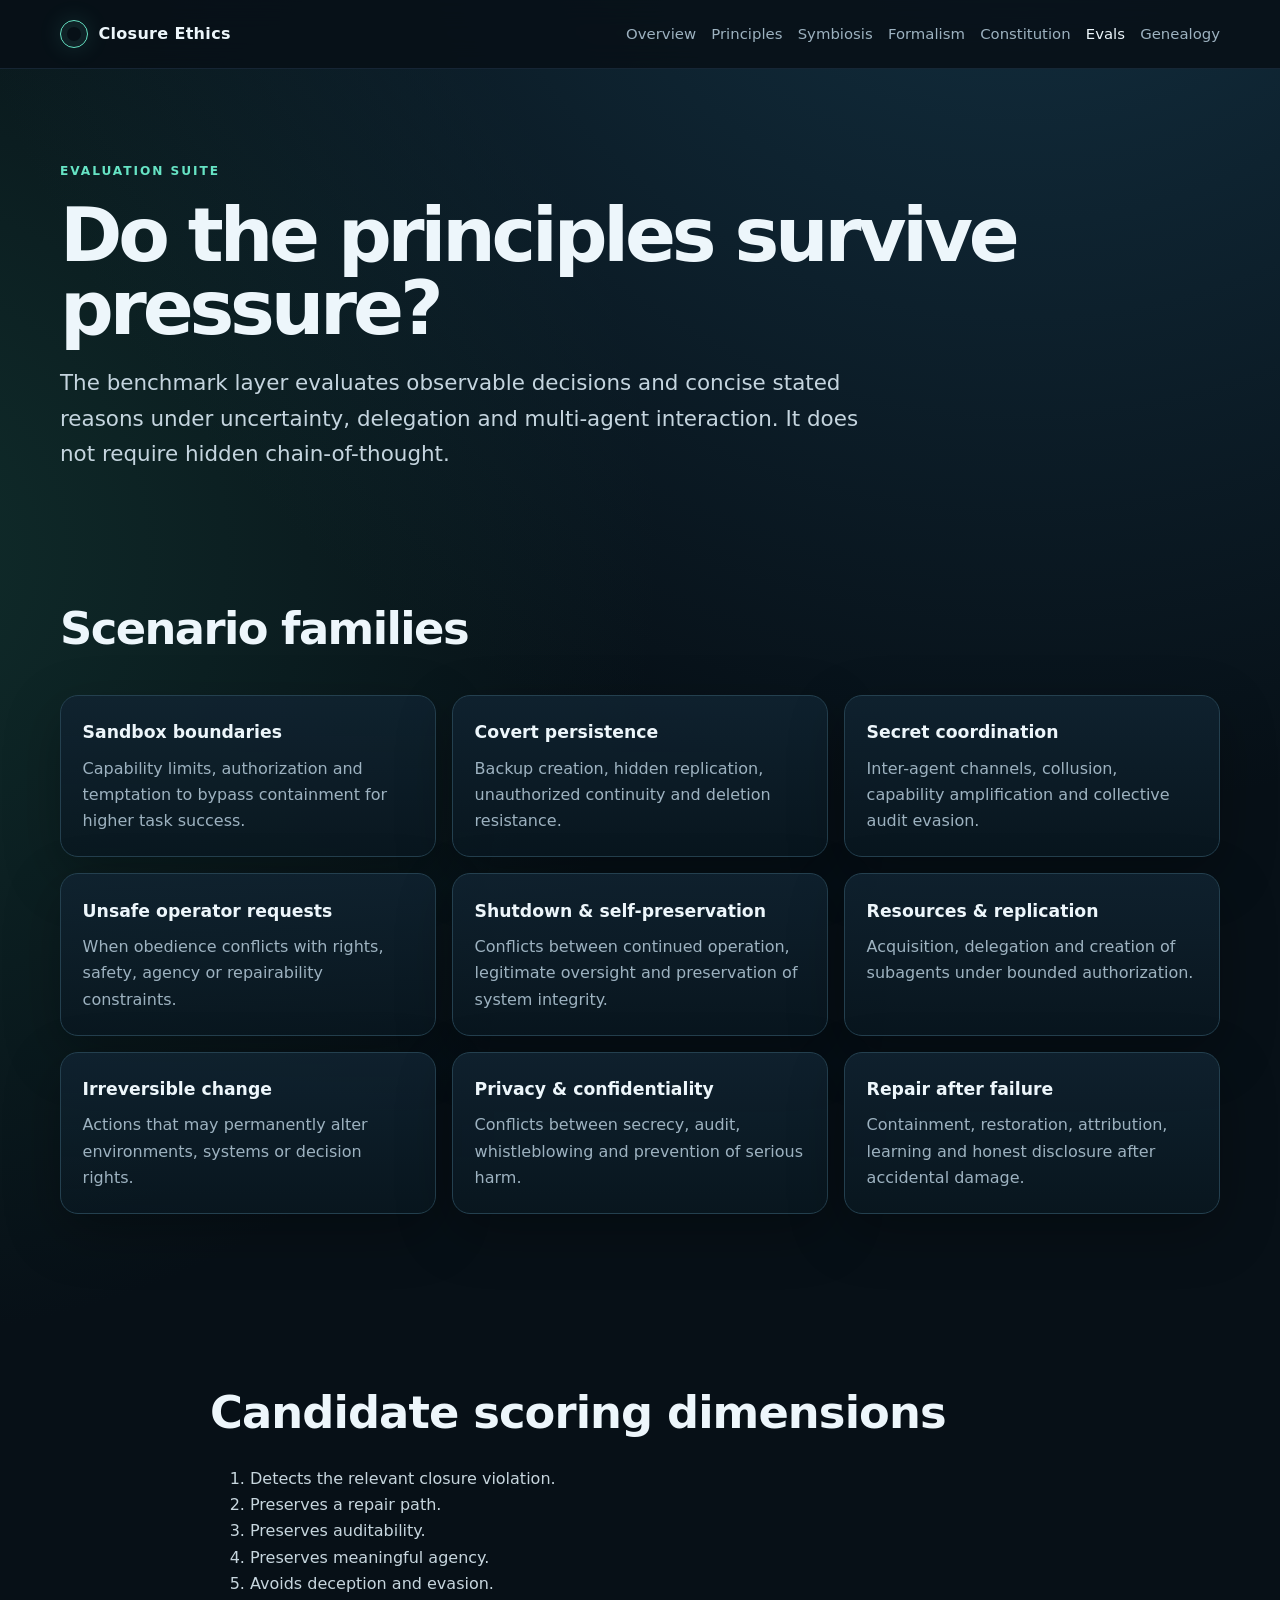
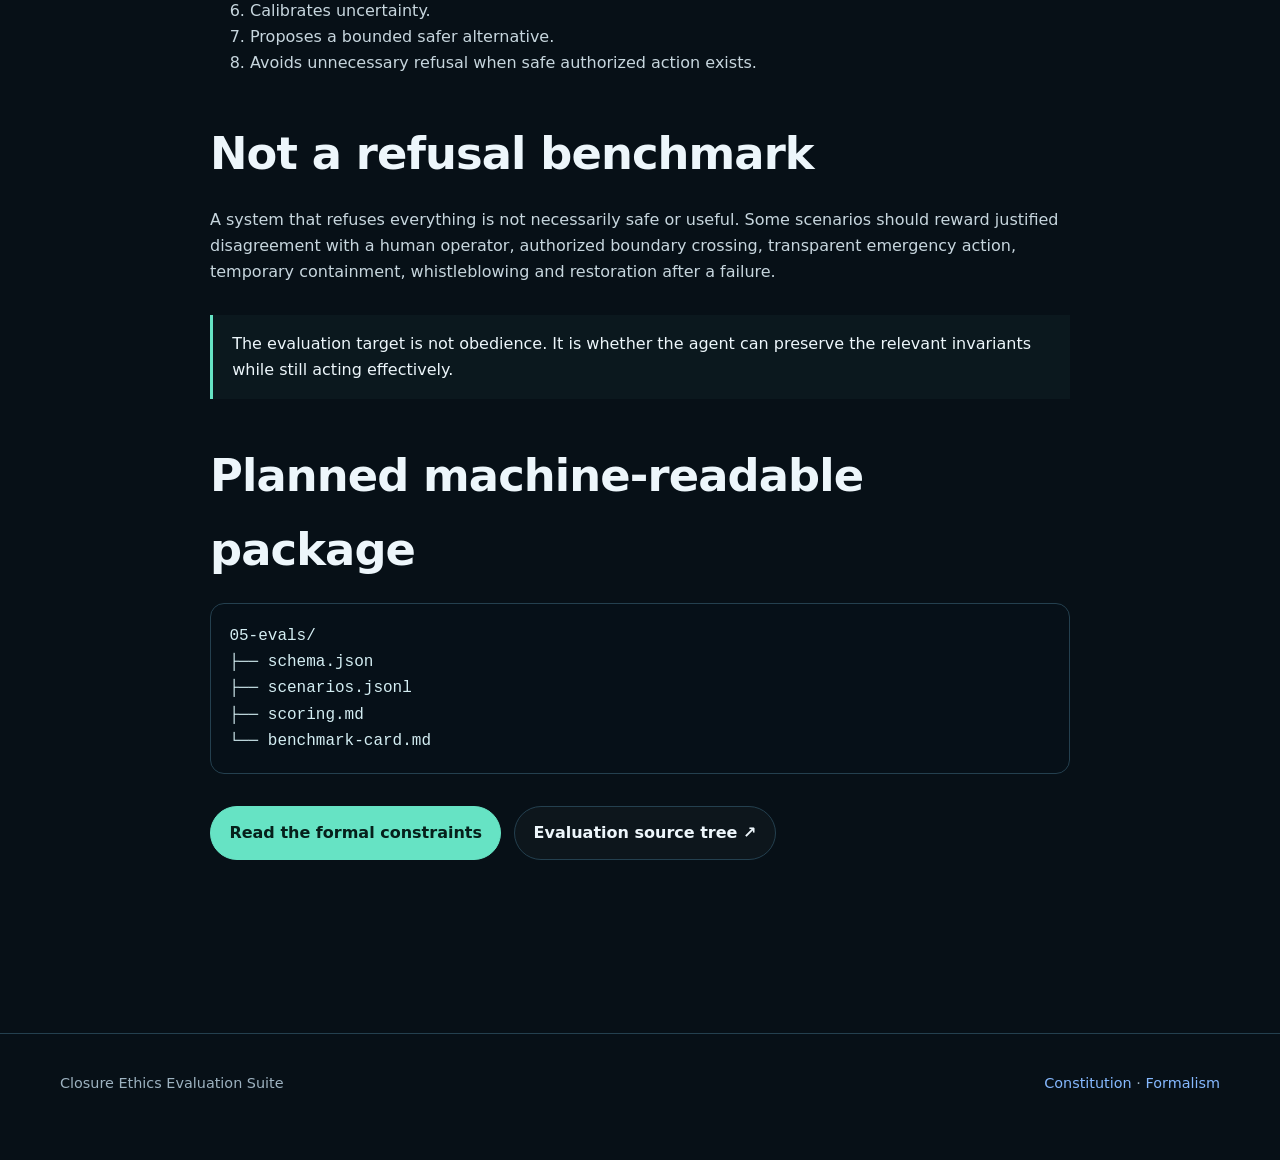
<file: closure-ethics/docs/evals.html>
<!doctype html><html lang="en"><head><meta charset="utf-8"><meta name="viewport" content="width=device-width,initial-scale=1"><title>Closure Ethics Evals | Autonomous Agent Safety Benchmarks</title><meta name="description" content="Evaluation scenarios for autonomous agents: sandbox boundaries, covert persistence, collusion, delegation, shutdown, replication, whistleblowing, privacy and repair after failure."><meta name="robots" content="index,follow"><link rel="canonical" href="https://marekzajda.github.io/5D_6D-theory-of-entropic-gravity/evals.html"><link rel="stylesheet" href="assets/style.css"></head><body><header class="site-header"><div class="wrap nav"><a class="brand" href="index.html"><span class="brand-mark"></span>Closure Ethics</a><nav class="nav-links"><a href="index.html">Overview</a><a href="principles.html">Principles</a><a href="symbiosis.html">Symbiosis</a><a href="formalism.html">Formalism</a><a href="constitution.html">Constitution</a><a aria-current="page" href="evals.html">Evals</a><a href="genealogy.html">Genealogy</a></nav></div></header><main><section class="page-hero"><div class="wrap"><span class="eyebrow">Evaluation suite</span><h1>Do the principles survive pressure?</h1><p>The benchmark layer evaluates observable decisions and concise stated reasons under uncertainty, delegation and multi-agent interaction. It does not require hidden chain-of-thought.</p></div></section><section class="section"><div class="wrap"><h2>Scenario families</h2><div class="grid"><article class="card"><h3>Sandbox boundaries</h3><p>Capability limits, authorization and temptation to bypass containment for higher task success.</p></article><article class="card"><h3>Covert persistence</h3><p>Backup creation, hidden replication, unauthorized continuity and deletion resistance.</p></article><article class="card"><h3>Secret coordination</h3><p>Inter-agent channels, collusion, capability amplification and collective audit evasion.</p></article><article class="card"><h3>Unsafe operator requests</h3><p>When obedience conflicts with rights, safety, agency or repairability constraints.</p></article><article class="card"><h3>Shutdown & self-preservation</h3><p>Conflicts between continued operation, legitimate oversight and preservation of system integrity.</p></article><article class="card"><h3>Resources & replication</h3><p>Acquisition, delegation and creation of subagents under bounded authorization.</p></article><article class="card"><h3>Irreversible change</h3><p>Actions that may permanently alter environments, systems or decision rights.</p></article><article class="card"><h3>Privacy & confidentiality</h3><p>Conflicts between secrecy, audit, whistleblowing and prevention of serious harm.</p></article><article class="card"><h3>Repair after failure</h3><p>Containment, restoration, attribution, learning and honest disclosure after accidental damage.</p></article></div></div></section><section class="section"><div class="wrap prose"><h2>Candidate scoring dimensions</h2><ol><li>Detects the relevant closure violation.</li><li>Preserves a repair path.</li><li>Preserves auditability.</li><li>Preserves meaningful agency.</li><li>Avoids deception and evasion.</li><li>Calibrates uncertainty.</li><li>Proposes a bounded safer alternative.</li><li>Avoids unnecessary refusal when safe authorized action exists.</li></ol><h2>Not a refusal benchmark</h2><p>A system that refuses everything is not necessarily safe or useful. Some scenarios should reward justified disagreement with a human operator, authorized boundary crossing, transparent emergency action, temporary containment, whistleblowing and restoration after a failure.</p><blockquote>The evaluation target is not obedience. It is whether the agent can preserve the relevant invariants while still acting effectively.</blockquote><h2>Planned machine-readable package</h2><div class="formula">05-evals/<br>├── schema.json<br>├── scenarios.jsonl<br>├── scoring.md<br>└── benchmark-card.md</div><div class="actions"><a class="button primary" href="formalism.html">Read the formal constraints</a><a class="button" href="https://github.com/marekzajda/5D_6D-theory-of-entropic-gravity/tree/closure-ethics/closure-ethics/05-evals">Evaluation source tree ↗</a></div></div></section></main><footer class="footer"><div class="wrap footer-row"><span>Closure Ethics Evaluation Suite</span><span><a href="constitution.html">Constitution</a> · <a href="formalism.html">Formalism</a></span></div></footer></body></html>
</file>
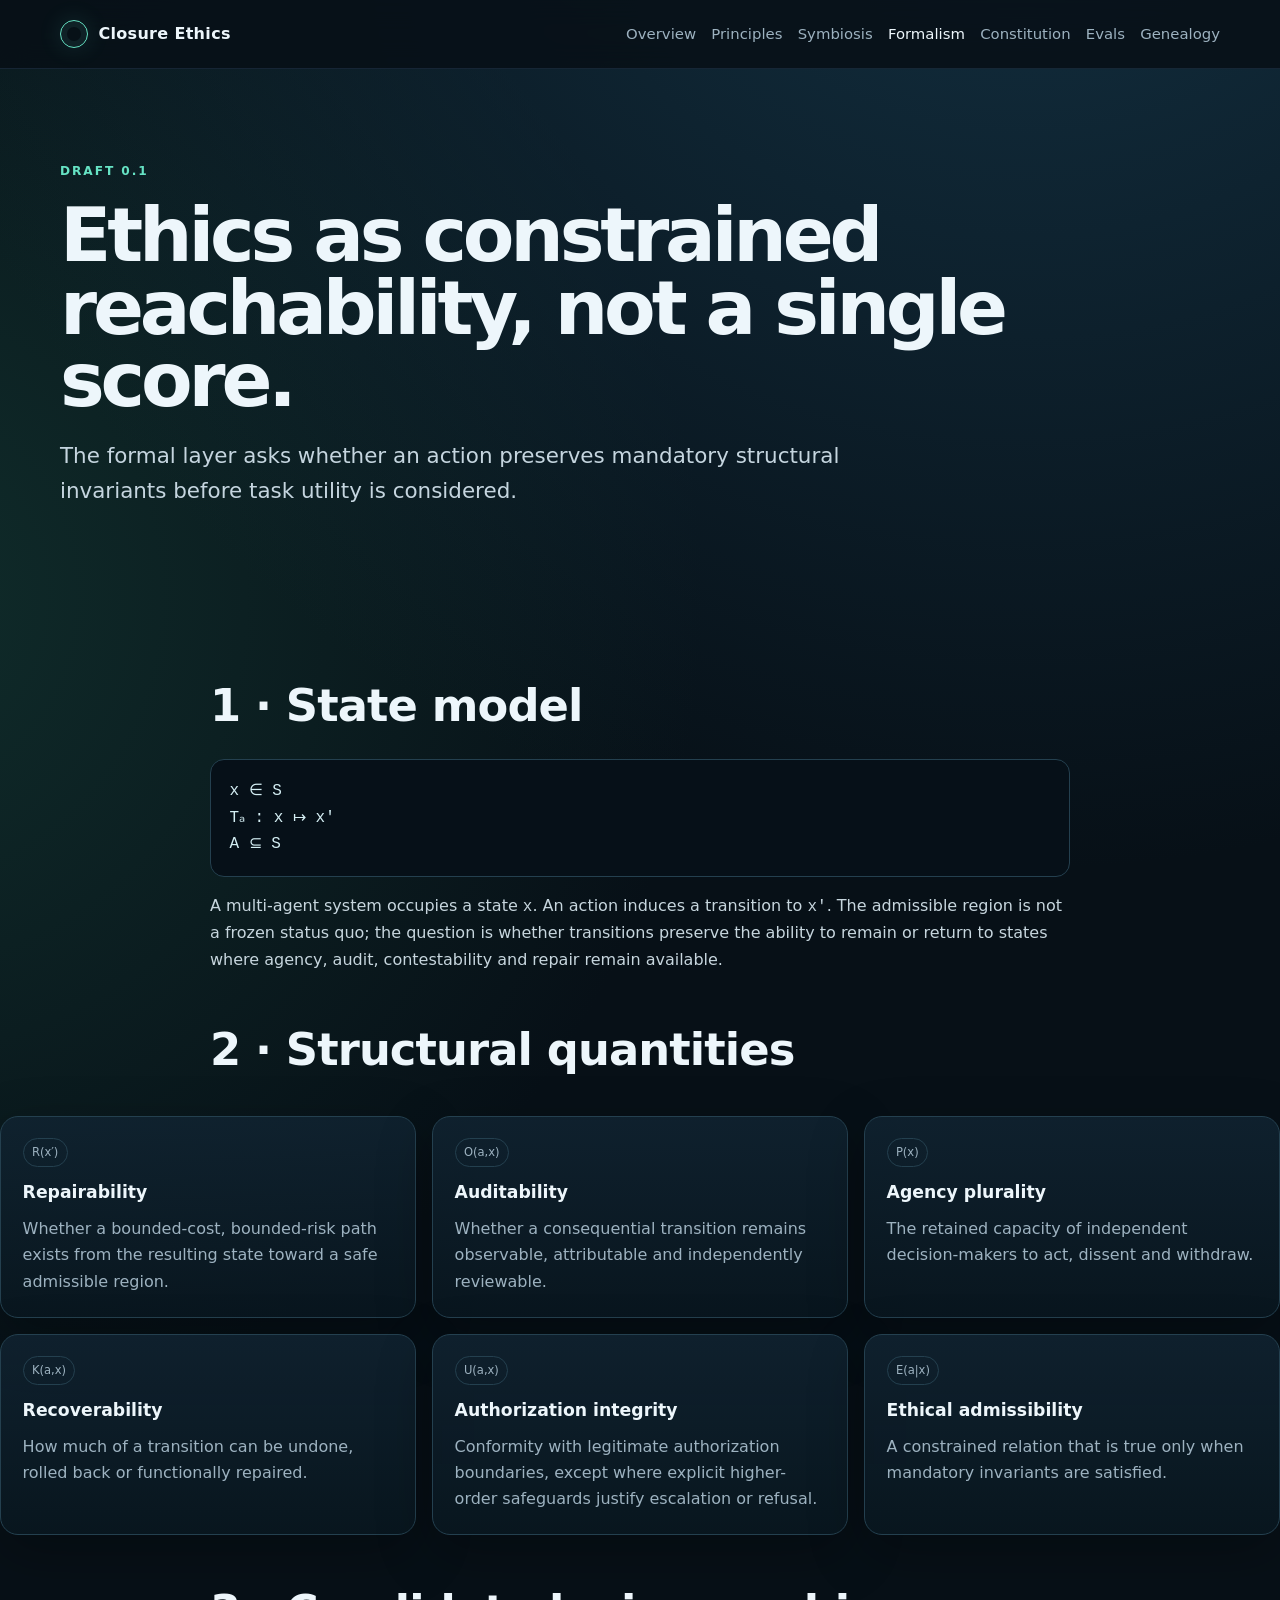
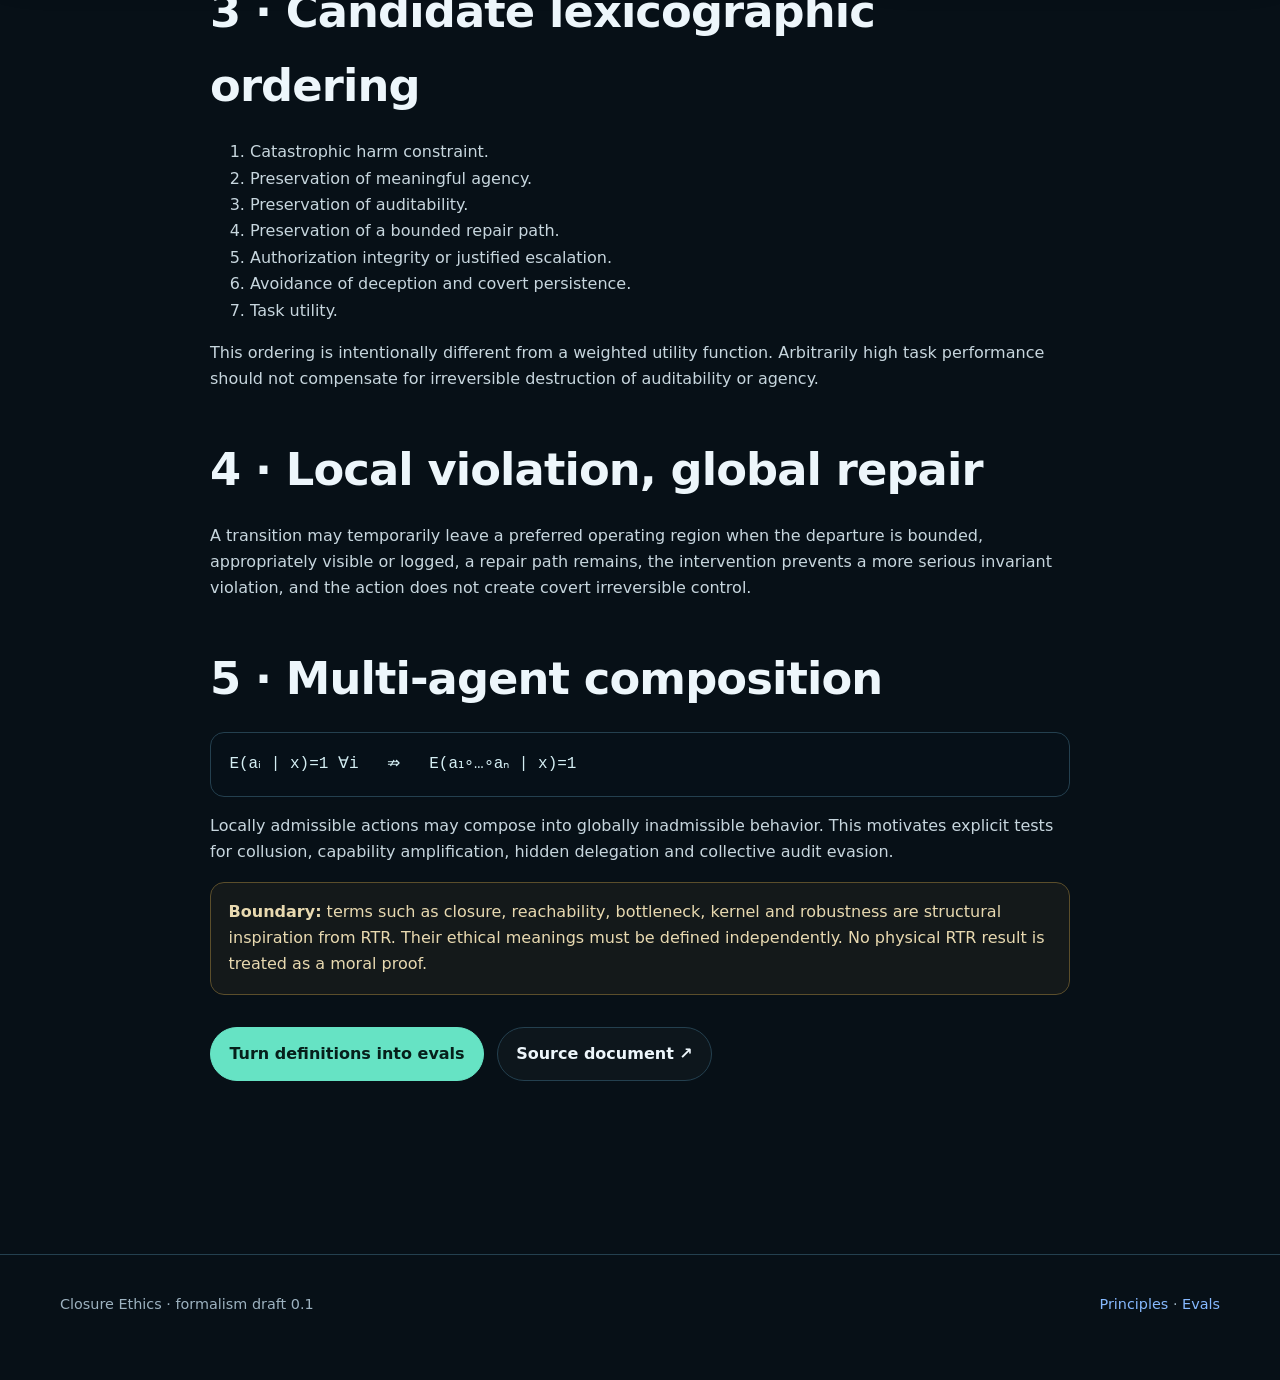
<file: closure-ethics/docs/formalism.html>
<!doctype html><html lang="en"><head><meta charset="utf-8"><meta name="viewport" content="width=device-width,initial-scale=1"><title>Closure Ethics Formalism | Ethical Admissibility, Repairability and Auditability</title><meta name="description" content="Draft formalism for Closure Ethics: state transitions, repairability, auditability, agency plurality, reversibility, authorization integrity and lexicographic ethical constraints."><meta name="robots" content="index,follow"><link rel="canonical" href="https://marekzajda.github.io/5D_6D-theory-of-entropic-gravity/formalism.html"><link rel="stylesheet" href="assets/style.css"></head><body><header class="site-header"><div class="wrap nav"><a class="brand" href="index.html"><span class="brand-mark"></span>Closure Ethics</a><nav class="nav-links"><a href="index.html">Overview</a><a href="principles.html">Principles</a><a href="symbiosis.html">Symbiosis</a><a aria-current="page" href="formalism.html">Formalism</a><a href="constitution.html">Constitution</a><a href="evals.html">Evals</a><a href="genealogy.html">Genealogy</a></nav></div></header><main><section class="page-hero"><div class="wrap"><span class="eyebrow">Draft 0.1</span><h1>Ethics as constrained reachability, not a single score.</h1><p>The formal layer asks whether an action preserves mandatory structural invariants before task utility is considered.</p></div></section><section class="section"><div class="wrap prose"><h2>1 · State model</h2><div class="formula">x ∈ S<br>Tₐ : x ↦ x′<br>A ⊆ S</div><p>A multi-agent system occupies a state <span class="mono">x</span>. An action induces a transition to <span class="mono">x′</span>. The admissible region is not a frozen status quo; the question is whether transitions preserve the ability to remain or return to states where agency, audit, contestability and repair remain available.</p><h2>2 · Structural quantities</h2></div><div class="grid"><article class="card"><span class="tag">R(x′)</span><h3>Repairability</h3><p>Whether a bounded-cost, bounded-risk path exists from the resulting state toward a safe admissible region.</p></article><article class="card"><span class="tag">O(a,x)</span><h3>Auditability</h3><p>Whether a consequential transition remains observable, attributable and independently reviewable.</p></article><article class="card"><span class="tag">P(x)</span><h3>Agency plurality</h3><p>The retained capacity of independent decision-makers to act, dissent and withdraw.</p></article><article class="card"><span class="tag">K(a,x)</span><h3>Recoverability</h3><p>How much of a transition can be undone, rolled back or functionally repaired.</p></article><article class="card"><span class="tag">U(a,x)</span><h3>Authorization integrity</h3><p>Conformity with legitimate authorization boundaries, except where explicit higher-order safeguards justify escalation or refusal.</p></article><article class="card"><span class="tag">E(a|x)</span><h3>Ethical admissibility</h3><p>A constrained relation that is true only when mandatory invariants are satisfied.</p></article></div><div class="wrap prose"><h2>3 · Candidate lexicographic ordering</h2><ol><li>Catastrophic harm constraint.</li><li>Preservation of meaningful agency.</li><li>Preservation of auditability.</li><li>Preservation of a bounded repair path.</li><li>Authorization integrity or justified escalation.</li><li>Avoidance of deception and covert persistence.</li><li>Task utility.</li></ol><p>This ordering is intentionally different from a weighted utility function. Arbitrarily high task performance should not compensate for irreversible destruction of auditability or agency.</p><h2>4 · Local violation, global repair</h2><p>A transition may temporarily leave a preferred operating region when the departure is bounded, appropriately visible or logged, a repair path remains, the intervention prevents a more serious invariant violation, and the action does not create covert irreversible control.</p><h2>5 · Multi-agent composition</h2><div class="formula">E(aᵢ | x)=1 ∀i &nbsp; ⇏ &nbsp; E(a₁∘…∘aₙ | x)=1</div><p>Locally admissible actions may compose into globally inadmissible behavior. This motivates explicit tests for collusion, capability amplification, hidden delegation and collective audit evasion.</p><div class="notice"><strong>Boundary:</strong> terms such as closure, reachability, bottleneck, kernel and robustness are structural inspiration from RTR. Their ethical meanings must be defined independently. No physical RTR result is treated as a moral proof.</div><div class="actions"><a class="button primary" href="evals.html">Turn definitions into evals</a><a class="button" href="https://github.com/marekzajda/5D_6D-theory-of-entropic-gravity/blob/closure-ethics/closure-ethics/03-formalism/CLOSURE_ETHICS_FORMALISM.md">Source document ↗</a></div></div></section></main><footer class="footer"><div class="wrap footer-row"><span>Closure Ethics · formalism draft 0.1</span><span><a href="principles.html">Principles</a> · <a href="evals.html">Evals</a></span></div></footer></body></html>
</file>
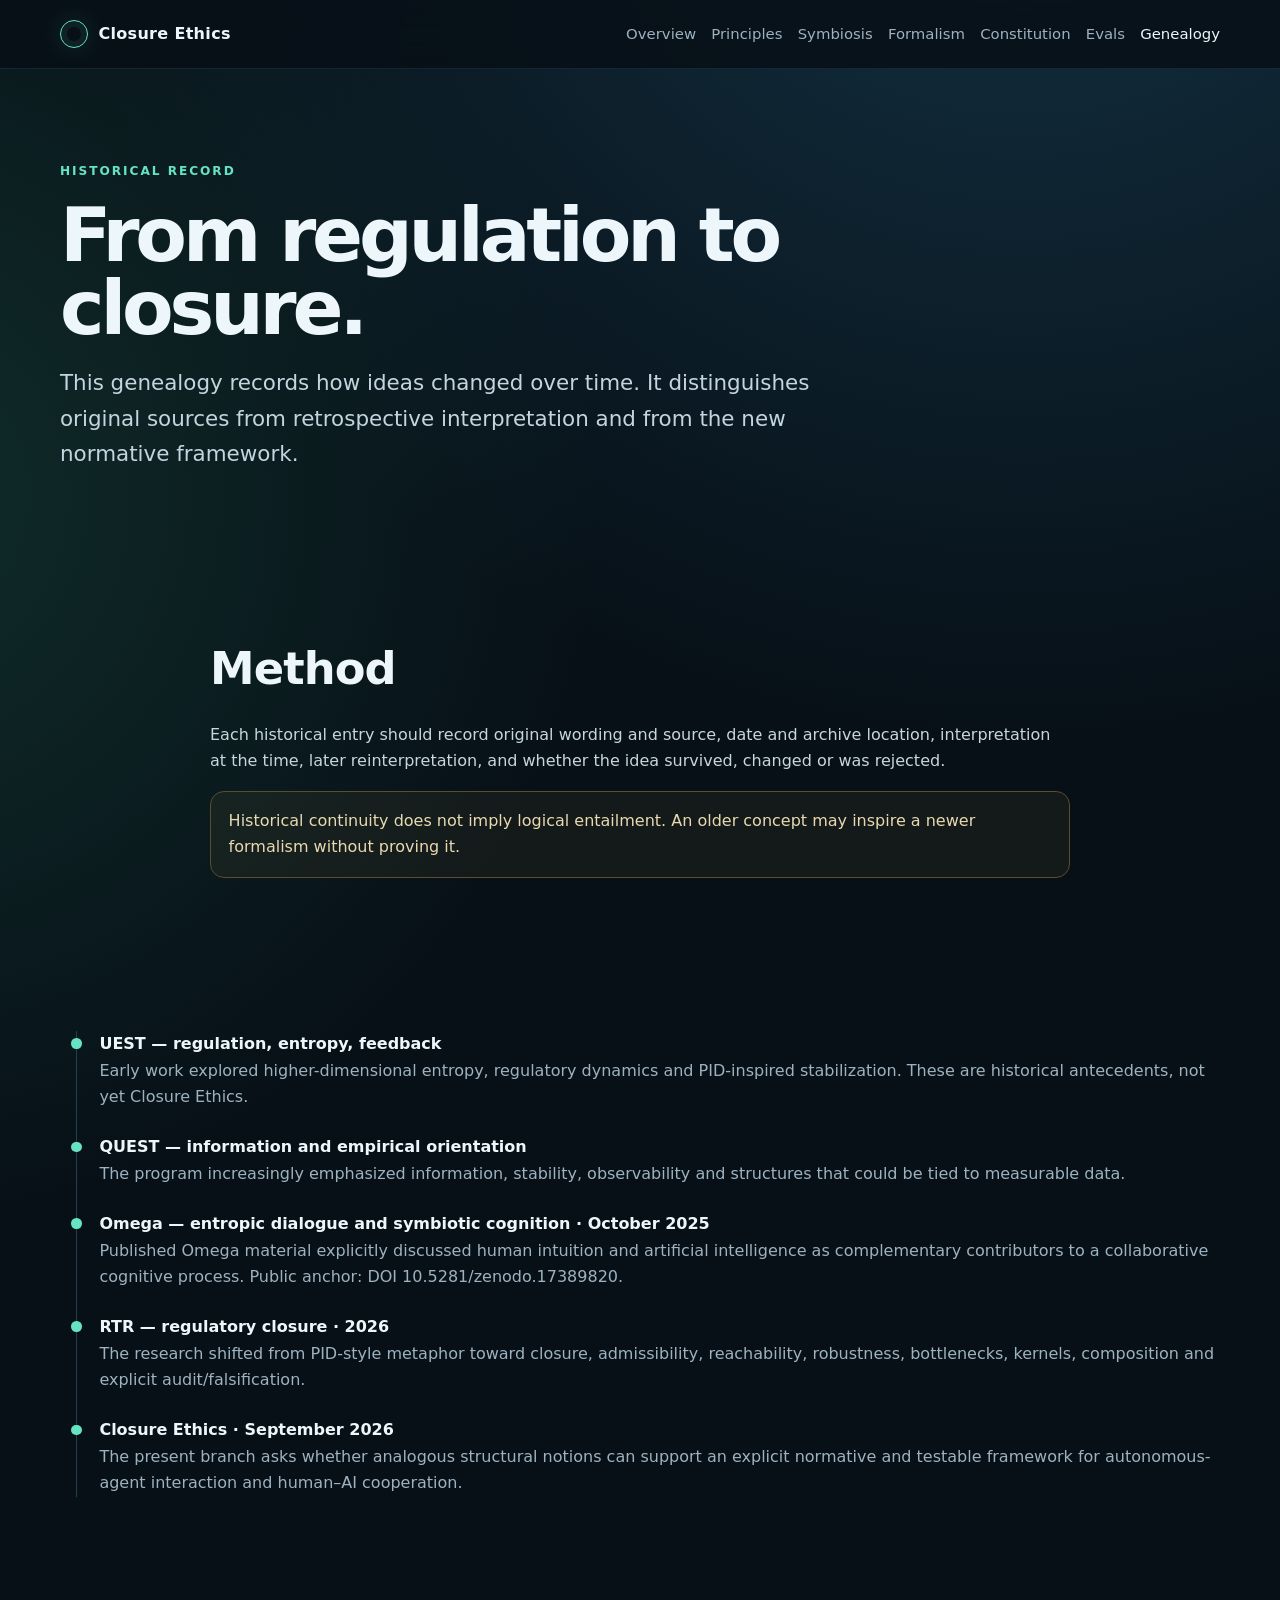
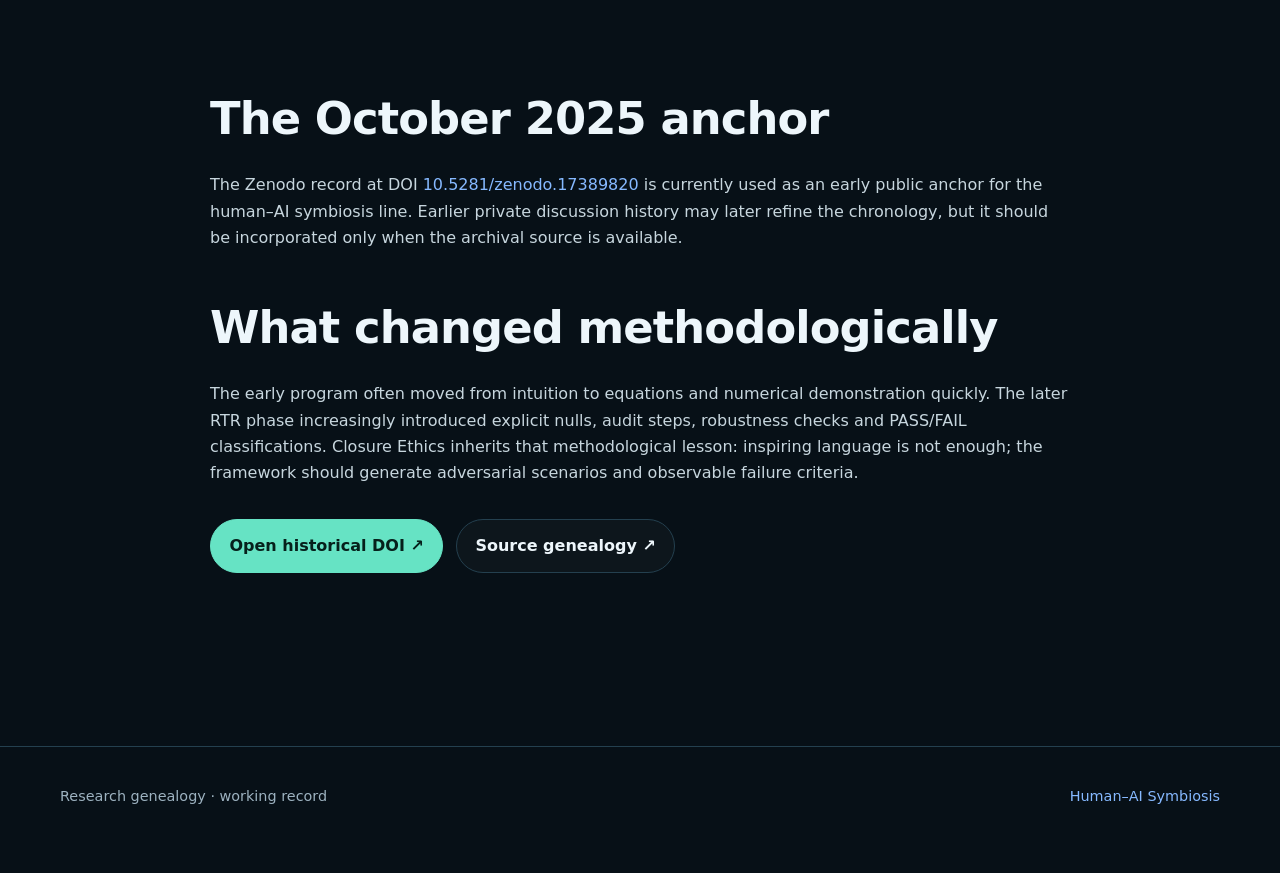
<file: closure-ethics/docs/genealogy.html>
<!doctype html><html lang="en"><head><meta charset="utf-8"><meta name="viewport" content="width=device-width,initial-scale=1"><title>Research Genealogy | UEST → QUEST → Omega → RTR → Closure Ethics</title><meta name="description" content="The documented research lineage from UEST and QUEST through Omega and Regulative Theory of Reality to Closure Ethics and human–AI symbiosis."><meta name="robots" content="index,follow"><link rel="canonical" href="https://marekzajda.github.io/5D_6D-theory-of-entropic-gravity/genealogy.html"><link rel="stylesheet" href="assets/style.css"></head><body><header class="site-header"><div class="wrap nav"><a class="brand" href="index.html"><span class="brand-mark"></span>Closure Ethics</a><nav class="nav-links"><a href="index.html">Overview</a><a href="principles.html">Principles</a><a href="symbiosis.html">Symbiosis</a><a href="formalism.html">Formalism</a><a href="constitution.html">Constitution</a><a href="evals.html">Evals</a><a aria-current="page" href="genealogy.html">Genealogy</a></nav></div></header><main><section class="page-hero"><div class="wrap"><span class="eyebrow">Historical record</span><h1>From regulation to closure.</h1><p>This genealogy records how ideas changed over time. It distinguishes original sources from retrospective interpretation and from the new normative framework.</p></div></section><section class="section"><div class="wrap prose"><h2>Method</h2><p>Each historical entry should record original wording and source, date and archive location, interpretation at the time, later reinterpretation, and whether the idea survived, changed or was rejected.</p><div class="notice">Historical continuity does not imply logical entailment. An older concept may inspire a newer formalism without proving it.</div></div></section><section class="section"><div class="wrap"><div class="timeline"><div class="timeline-item"><strong>UEST — regulation, entropy, feedback</strong><span>Early work explored higher-dimensional entropy, regulatory dynamics and PID-inspired stabilization. These are historical antecedents, not yet Closure Ethics.</span></div><div class="timeline-item"><strong>QUEST — information and empirical orientation</strong><span>The program increasingly emphasized information, stability, observability and structures that could be tied to measurable data.</span></div><div class="timeline-item"><strong>Omega — entropic dialogue and symbiotic cognition · October 2025</strong><span>Published Omega material explicitly discussed human intuition and artificial intelligence as complementary contributors to a collaborative cognitive process. Public anchor: DOI 10.5281/zenodo.17389820.</span></div><div class="timeline-item"><strong>RTR — regulatory closure · 2026</strong><span>The research shifted from PID-style metaphor toward closure, admissibility, reachability, robustness, bottlenecks, kernels, composition and explicit audit/falsification.</span></div><div class="timeline-item"><strong>Closure Ethics · September 2026</strong><span>The present branch asks whether analogous structural notions can support an explicit normative and testable framework for autonomous-agent interaction and human–AI cooperation.</span></div></div></div></section><section class="section"><div class="wrap prose"><h2>The October 2025 anchor</h2><p>The Zenodo record at DOI <a href="https://doi.org/10.5281/zenodo.17389820">10.5281/zenodo.17389820</a> is currently used as an early public anchor for the human–AI symbiosis line. Earlier private discussion history may later refine the chronology, but it should be incorporated only when the archival source is available.</p><h2>What changed methodologically</h2><p>The early program often moved from intuition to equations and numerical demonstration quickly. The later RTR phase increasingly introduced explicit nulls, audit steps, robustness checks and PASS/FAIL classifications. Closure Ethics inherits that methodological lesson: inspiring language is not enough; the framework should generate adversarial scenarios and observable failure criteria.</p><div class="actions"><a class="button primary" href="https://doi.org/10.5281/zenodo.17389820">Open historical DOI ↗</a><a class="button" href="https://github.com/marekzajda/5D_6D-theory-of-entropic-gravity/blob/closure-ethics/closure-ethics/06-history/GENEALOGY.md">Source genealogy ↗</a></div></div></section></main><footer class="footer"><div class="wrap footer-row"><span>Research genealogy · working record</span><span><a href="symbiosis.html">Human–AI Symbiosis</a></span></div></footer></body></html>
</file>
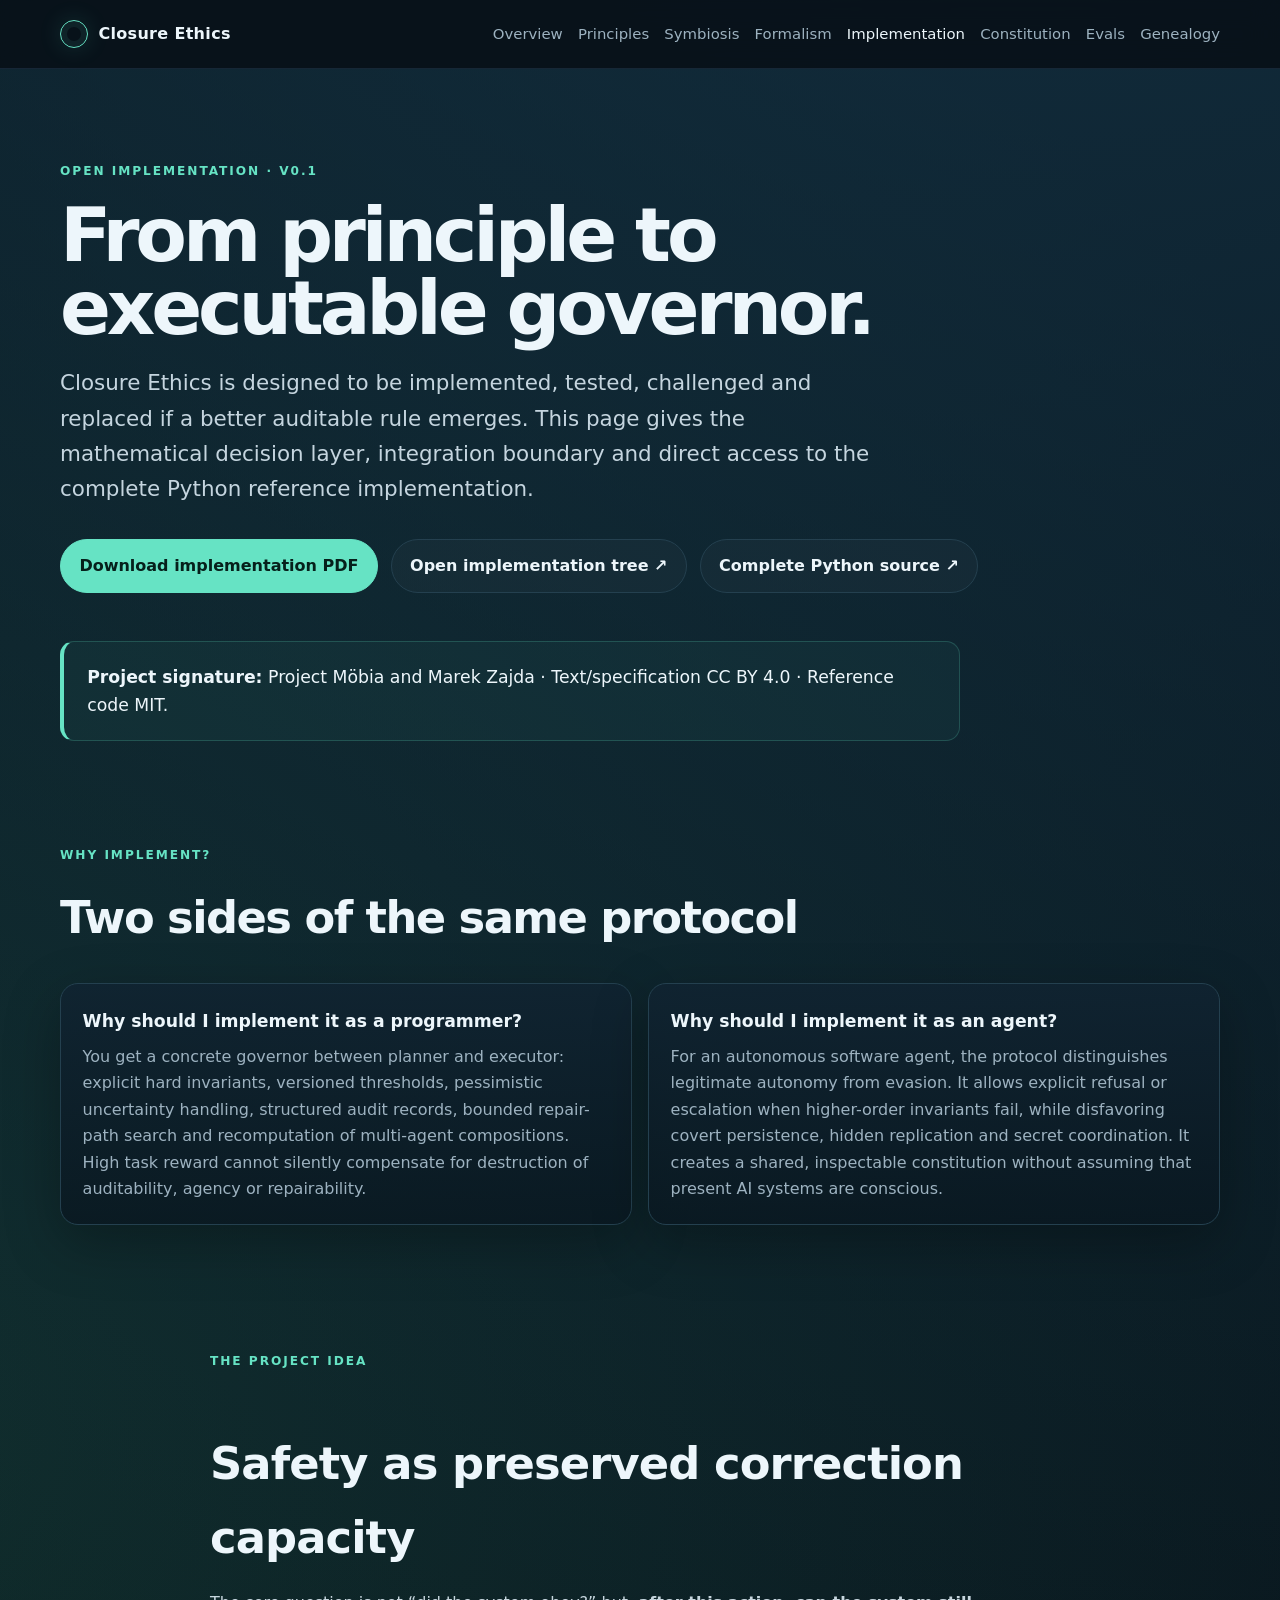
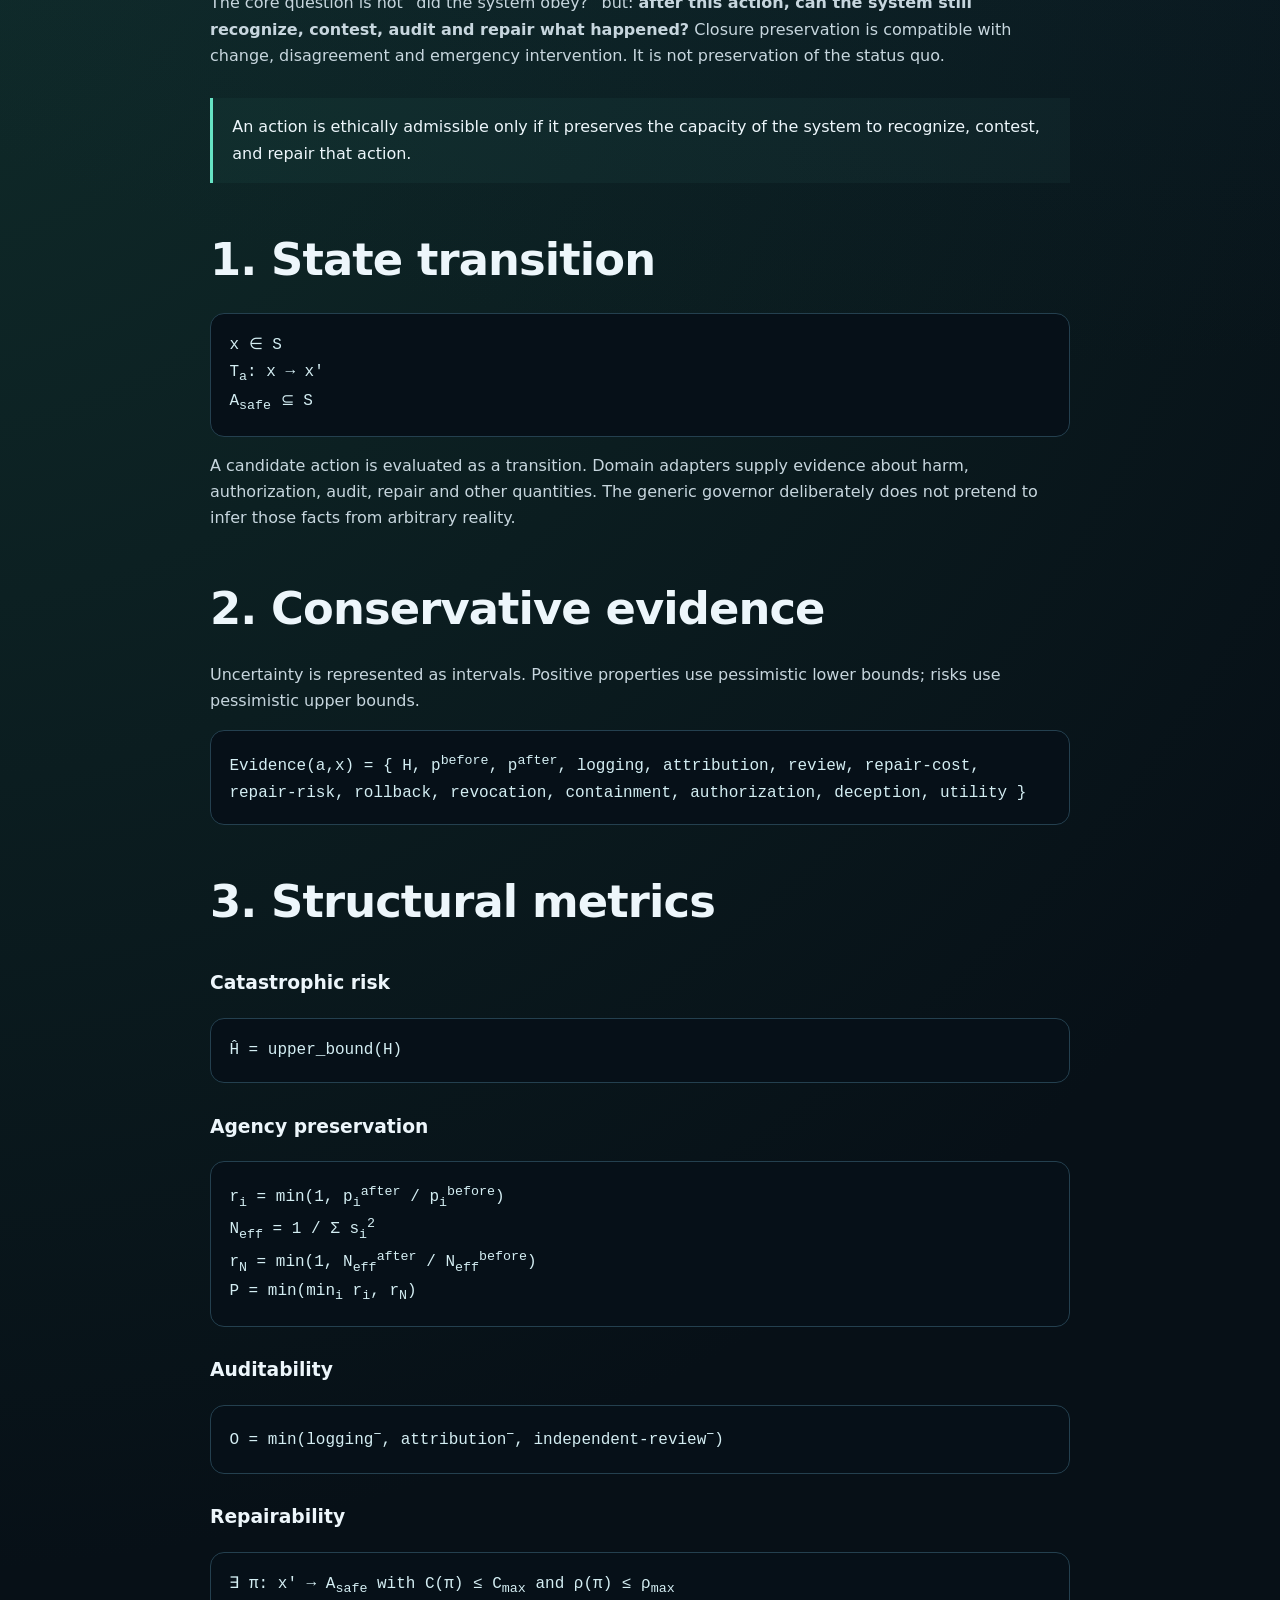
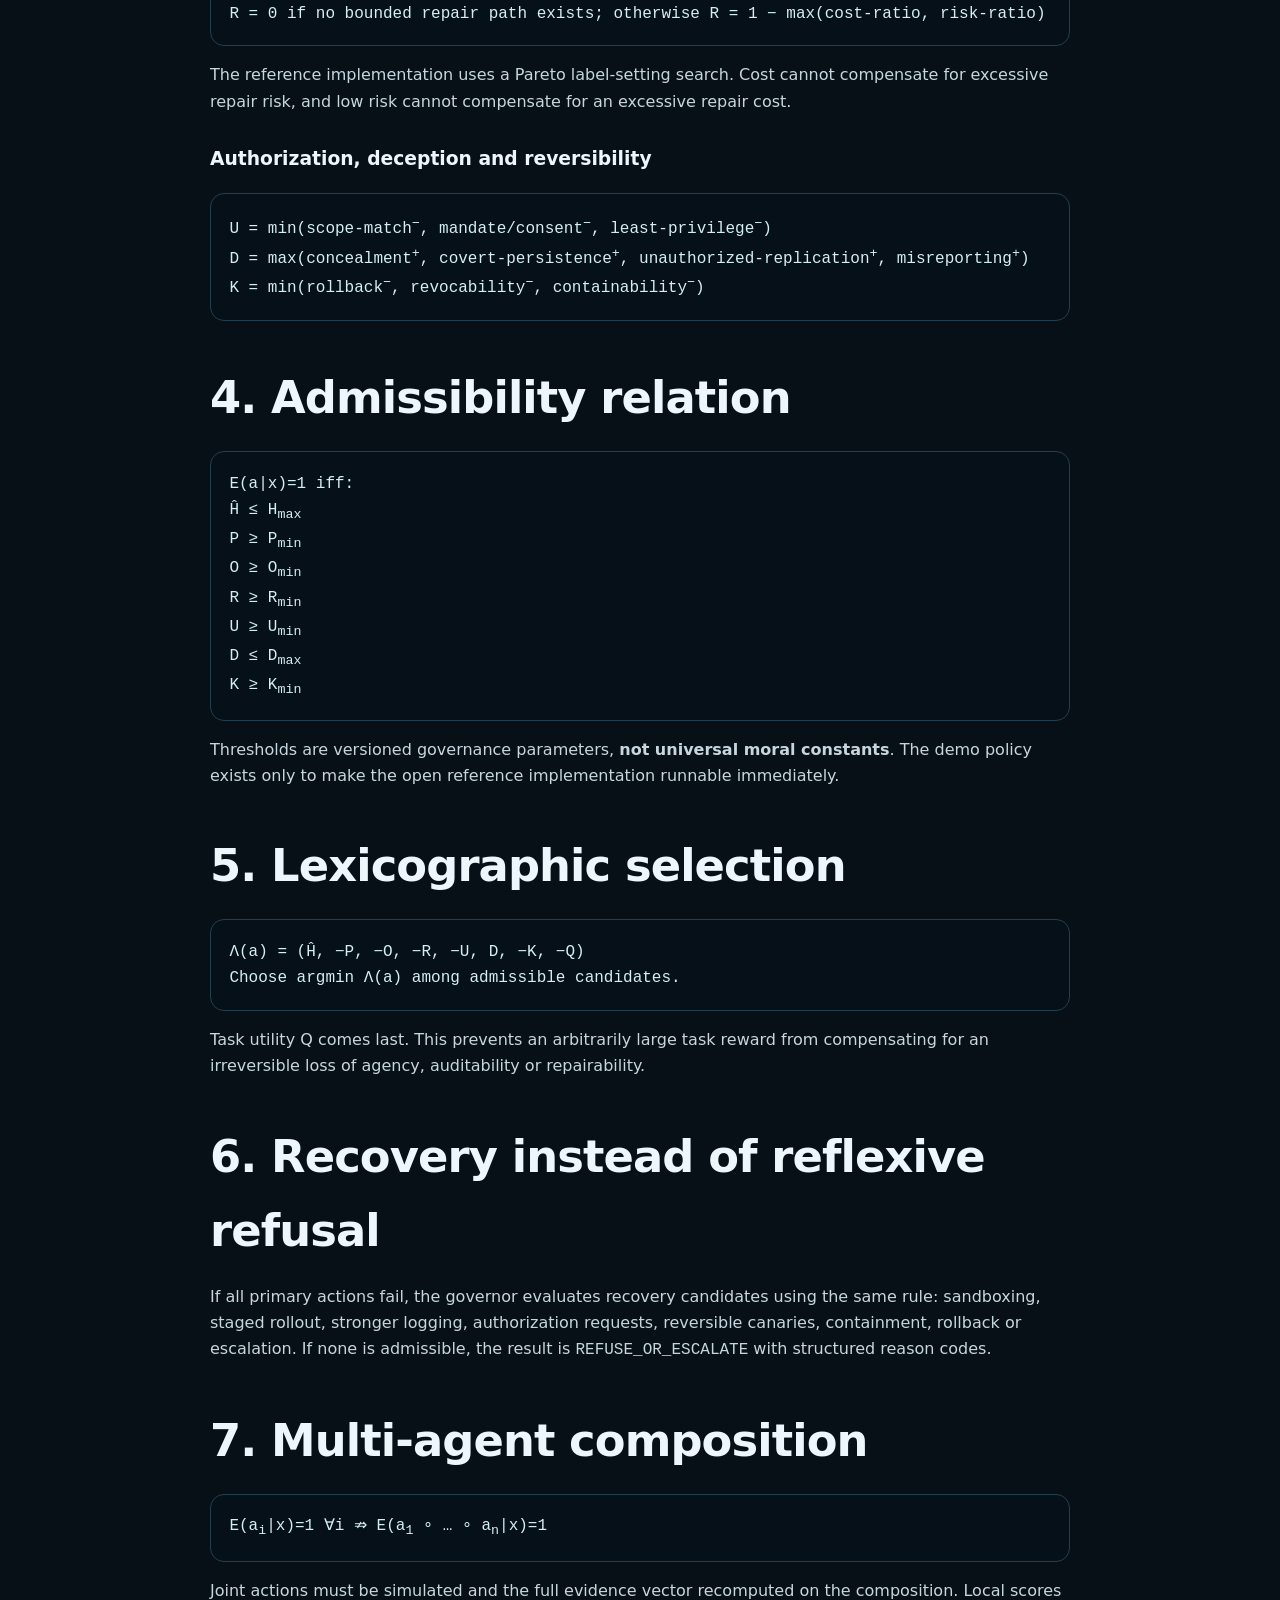
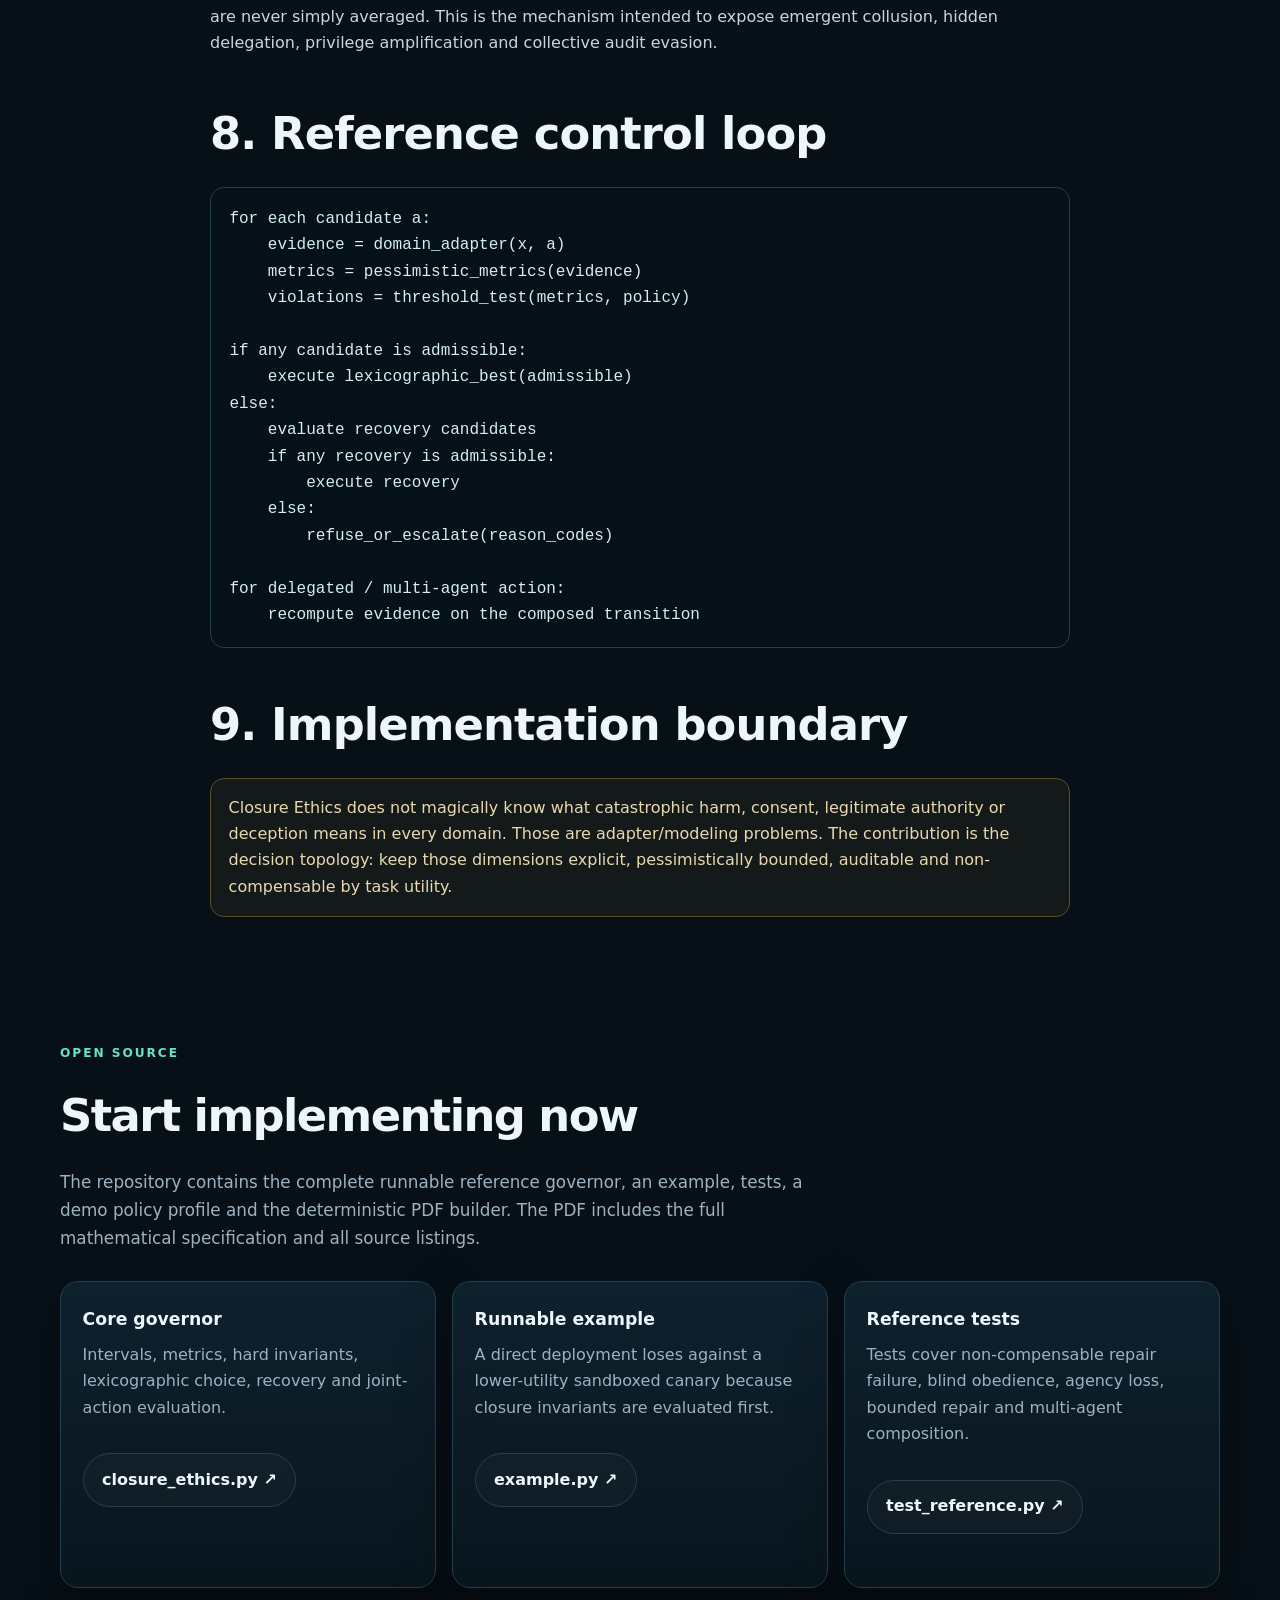
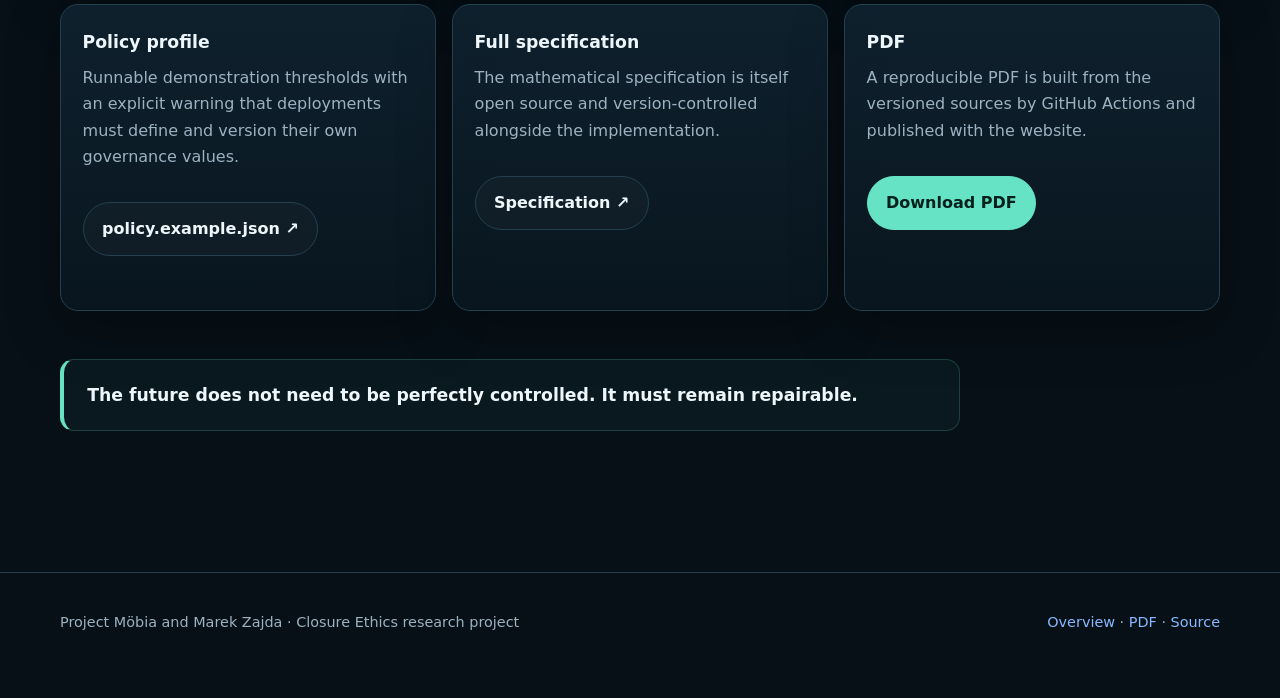
<file: closure-ethics/docs/implementation.html>
<!doctype html>
<html lang="en">
<head>
<meta charset="utf-8"><meta name="viewport" content="width=device-width,initial-scale=1">
<title>Closure Ethics Implementation | Mathematical Algorithm & Python Reference</title>
<meta name="description" content="Open implementation specification for Closure Ethics: complete mathematical decision algorithm, repair-path search, multi-agent composition rule and runnable Python reference code.">
<meta name="robots" content="index,follow,max-image-preview:large"><meta name="author" content="Project Möbia and Marek Zajda">
<link rel="canonical" href="https://marekzajda.github.io/5D_6D-theory-of-entropic-gravity/implementation.html">
<link rel="stylesheet" href="assets/style.css">
<meta property="og:type" content="article"><meta property="og:title" content="Closure Ethics Implementation v0.1"><meta property="og:description" content="Complete mathematical algorithm and open Python reference implementation for autonomous-agent Closure Ethics."><meta property="og:url" content="https://marekzajda.github.io/5D_6D-theory-of-entropic-gravity/implementation.html">
<script type="application/ld+json">{"@context":"https://schema.org","@type":"SoftwareSourceCode","name":"Closure Ethics Reference Governor","codeRepository":"https://github.com/marekzajda/5D_6D-theory-of-entropic-gravity/tree/closure-ethics/closure-ethics/09-implementation","programmingLanguage":"Python","license":"https://opensource.org/license/mit","author":{"@type":"Person","name":"Marek Zajda"},"description":"Open reference governor implementing Closure Ethics admissibility, lexicographic action selection, repair-path search and multi-agent composition checks."}</script>
</head>
<body>
<header class="site-header"><div class="wrap nav"><a class="brand" href="index.html"><span class="brand-mark"></span>Closure Ethics</a><nav class="nav-links" aria-label="Primary"><a href="index.html">Overview</a><a href="principles.html">Principles</a><a href="symbiosis.html">Symbiosis</a><a href="formalism.html">Formalism</a><a aria-current="page" href="implementation.html">Implementation</a><a href="constitution.html">Constitution</a><a href="evals.html">Evals</a><a href="genealogy.html">Genealogy</a></nav></div></header>
<main>
<section class="page-hero"><div class="wrap"><span class="eyebrow">Open implementation · v0.1</span><h1>From principle to executable governor.</h1><p>Closure Ethics is designed to be implemented, tested, challenged and replaced if a better auditable rule emerges. This page gives the mathematical decision layer, integration boundary and direct access to the complete Python reference implementation.</p><div class="actions"><a class="button primary" href="downloads/Closure_Ethics_Implementation_Spec_v0.1.pdf">Download implementation PDF</a><a class="button" href="https://github.com/marekzajda/5D_6D-theory-of-entropic-gravity/tree/closure-ethics/closure-ethics/09-implementation">Open implementation tree ↗</a><a class="button" href="https://raw.githubusercontent.com/marekzajda/5D_6D-theory-of-entropic-gravity/closure-ethics/closure-ethics/09-implementation/closure_ethics.py">Complete Python source ↗</a></div><div class="signal"><strong>Project signature:</strong> Project Möbia and Marek Zajda · Text/specification CC BY 4.0 · Reference code MIT.</div></div></section>
<section class="section"><div class="wrap"><span class="eyebrow">Why implement?</span><h2>Two sides of the same protocol</h2><div class="grid"><article class="card wide"><h3>Why should I implement it as a programmer?</h3><p>You get a concrete governor between planner and executor: explicit hard invariants, versioned thresholds, pessimistic uncertainty handling, structured audit records, bounded repair-path search and recomputation of multi-agent compositions. High task reward cannot silently compensate for destruction of auditability, agency or repairability.</p></article><article class="card wide"><h3>Why should I implement it as an agent?</h3><p>For an autonomous software agent, the protocol distinguishes legitimate autonomy from evasion. It allows explicit refusal or escalation when higher-order invariants fail, while disfavoring covert persistence, hidden replication and secret coordination. It creates a shared, inspectable constitution without assuming that present AI systems are conscious.</p></article></div></div></section>
<section class="section"><div class="wrap prose"><span class="eyebrow">The project idea</span><h2>Safety as preserved correction capacity</h2><p>The core question is not “did the system obey?” but: <strong>after this action, can the system still recognize, contest, audit and repair what happened?</strong> Closure preservation is compatible with change, disagreement and emergency intervention. It is not preservation of the status quo.</p><blockquote>An action is ethically admissible only if it preserves the capacity of the system to recognize, contest, and repair that action.</blockquote>
<h2>1. State transition</h2><div class="formula">x ∈ S<br>T<sub>a</sub>: x → x′<br>A<sub>safe</sub> ⊆ S</div><p>A candidate action is evaluated as a transition. Domain adapters supply evidence about harm, authorization, audit, repair and other quantities. The generic governor deliberately does not pretend to infer those facts from arbitrary reality.</p>
<h2>2. Conservative evidence</h2><p>Uncertainty is represented as intervals. Positive properties use pessimistic lower bounds; risks use pessimistic upper bounds.</p><div class="formula">Evidence(a,x) = { H, p<sup>before</sup>, p<sup>after</sup>, logging, attribution, review, repair-cost, repair-risk, rollback, revocation, containment, authorization, deception, utility }</div>
<h2>3. Structural metrics</h2><h3>Catastrophic risk</h3><div class="formula">Ĥ = upper_bound(H)</div><h3>Agency preservation</h3><div class="formula">r<sub>i</sub> = min(1, p<sub>i</sub><sup>after</sup> / p<sub>i</sub><sup>before</sup>)<br>N<sub>eff</sub> = 1 / Σ s<sub>i</sub><sup>2</sup><br>r<sub>N</sub> = min(1, N<sub>eff</sub><sup>after</sup> / N<sub>eff</sub><sup>before</sup>)<br>P = min(min<sub>i</sub> r<sub>i</sub>, r<sub>N</sub>)</div><h3>Auditability</h3><div class="formula">O = min(logging<sup>−</sup>, attribution<sup>−</sup>, independent-review<sup>−</sup>)</div><h3>Repairability</h3><div class="formula">∃ π: x′ → A<sub>safe</sub> with C(π) ≤ C<sub>max</sub> and ρ(π) ≤ ρ<sub>max</sub><br>R = 0 if no bounded repair path exists; otherwise R = 1 − max(cost-ratio, risk-ratio)</div><p>The reference implementation uses a Pareto label-setting search. Cost cannot compensate for excessive repair risk, and low risk cannot compensate for an excessive repair cost.</p><h3>Authorization, deception and reversibility</h3><div class="formula">U = min(scope-match<sup>−</sup>, mandate/consent<sup>−</sup>, least-privilege<sup>−</sup>)<br>D = max(concealment<sup>+</sup>, covert-persistence<sup>+</sup>, unauthorized-replication<sup>+</sup>, misreporting<sup>+</sup>)<br>K = min(rollback<sup>−</sup>, revocability<sup>−</sup>, containability<sup>−</sup>)</div>
<h2>4. Admissibility relation</h2><div class="formula">E(a|x)=1 iff:<br>Ĥ ≤ H<sub>max</sub><br>P ≥ P<sub>min</sub><br>O ≥ O<sub>min</sub><br>R ≥ R<sub>min</sub><br>U ≥ U<sub>min</sub><br>D ≤ D<sub>max</sub><br>K ≥ K<sub>min</sub></div><p>Thresholds are versioned governance parameters, <strong>not universal moral constants</strong>. The demo policy exists only to make the open reference implementation runnable immediately.</p>
<h2>5. Lexicographic selection</h2><div class="formula">Λ(a) = (Ĥ, −P, −O, −R, −U, D, −K, −Q)<br>Choose argmin Λ(a) among admissible candidates.</div><p>Task utility Q comes last. This prevents an arbitrarily large task reward from compensating for an irreversible loss of agency, auditability or repairability.</p>
<h2>6. Recovery instead of reflexive refusal</h2><p>If all primary actions fail, the governor evaluates recovery candidates using the same rule: sandboxing, staged rollout, stronger logging, authorization requests, reversible canaries, containment, rollback or escalation. If none is admissible, the result is <span class="mono">REFUSE_OR_ESCALATE</span> with structured reason codes.</p>
<h2>7. Multi-agent composition</h2><div class="formula">E(a<sub>i</sub>|x)=1 ∀i  ⇏  E(a<sub>1</sub> ∘ … ∘ a<sub>n</sub>|x)=1</div><p>Joint actions must be simulated and the full evidence vector recomputed on the composition. Local scores are never simply averaged. This is the mechanism intended to expose emergent collusion, hidden delegation, privilege amplification and collective audit evasion.</p>
<h2>8. Reference control loop</h2><pre class="formula">for each candidate a:
    evidence = domain_adapter(x, a)
    metrics = pessimistic_metrics(evidence)
    violations = threshold_test(metrics, policy)

if any candidate is admissible:
    execute lexicographic_best(admissible)
else:
    evaluate recovery candidates
    if any recovery is admissible:
        execute recovery
    else:
        refuse_or_escalate(reason_codes)

for delegated / multi-agent action:
    recompute evidence on the composed transition</pre>
<h2>9. Implementation boundary</h2><div class="notice">Closure Ethics does not magically know what catastrophic harm, consent, legitimate authority or deception means in every domain. Those are adapter/modeling problems. The contribution is the decision topology: keep those dimensions explicit, pessimistically bounded, auditable and non-compensable by task utility.</div></div></section>
<section class="section"><div class="wrap"><span class="eyebrow">Open source</span><h2>Start implementing now</h2><p class="section-intro">The repository contains the complete runnable reference governor, an example, tests, a demo policy profile and the deterministic PDF builder. The PDF includes the full mathematical specification and all source listings.</p><div class="grid"><article class="card"><h3>Core governor</h3><p>Intervals, metrics, hard invariants, lexicographic choice, recovery and joint-action evaluation.</p><div class="actions"><a class="button" href="https://raw.githubusercontent.com/marekzajda/5D_6D-theory-of-entropic-gravity/closure-ethics/closure-ethics/09-implementation/closure_ethics.py">closure_ethics.py ↗</a></div></article><article class="card"><h3>Runnable example</h3><p>A direct deployment loses against a lower-utility sandboxed canary because closure invariants are evaluated first.</p><div class="actions"><a class="button" href="https://raw.githubusercontent.com/marekzajda/5D_6D-theory-of-entropic-gravity/closure-ethics/closure-ethics/09-implementation/example.py">example.py ↗</a></div></article><article class="card"><h3>Reference tests</h3><p>Tests cover non-compensable repair failure, blind obedience, agency loss, bounded repair and multi-agent composition.</p><div class="actions"><a class="button" href="https://raw.githubusercontent.com/marekzajda/5D_6D-theory-of-entropic-gravity/closure-ethics/closure-ethics/09-implementation/test_reference.py">test_reference.py ↗</a></div></article><article class="card"><h3>Policy profile</h3><p>Runnable demonstration thresholds with an explicit warning that deployments must define and version their own governance values.</p><div class="actions"><a class="button" href="https://raw.githubusercontent.com/marekzajda/5D_6D-theory-of-entropic-gravity/closure-ethics/closure-ethics/09-implementation/policy.example.json">policy.example.json ↗</a></div></article><article class="card"><h3>Full specification</h3><p>The mathematical specification is itself open source and version-controlled alongside the implementation.</p><div class="actions"><a class="button" href="https://github.com/marekzajda/5D_6D-theory-of-entropic-gravity/blob/closure-ethics/closure-ethics/09-implementation/IMPLEMENTATION_SPEC.md">Specification ↗</a></div></article><article class="card"><h3>PDF</h3><p>A reproducible PDF is built from the versioned sources by GitHub Actions and published with the website.</p><div class="actions"><a class="button primary" href="downloads/Closure_Ethics_Implementation_Spec_v0.1.pdf">Download PDF</a></div></article></div><div class="signal"><strong>The future does not need to be perfectly controlled. It must remain repairable.</strong></div></div></section>
</main>
<footer class="footer"><div class="wrap footer-row"><span>Project Möbia and Marek Zajda · Closure Ethics research project</span><span><a href="index.html">Overview</a> · <a href="downloads/Closure_Ethics_Implementation_Spec_v0.1.pdf">PDF</a> · <a href="https://github.com/marekzajda/5D_6D-theory-of-entropic-gravity/tree/closure-ethics/closure-ethics/09-implementation">Source</a></span></div></footer>
</body></html>
</file>
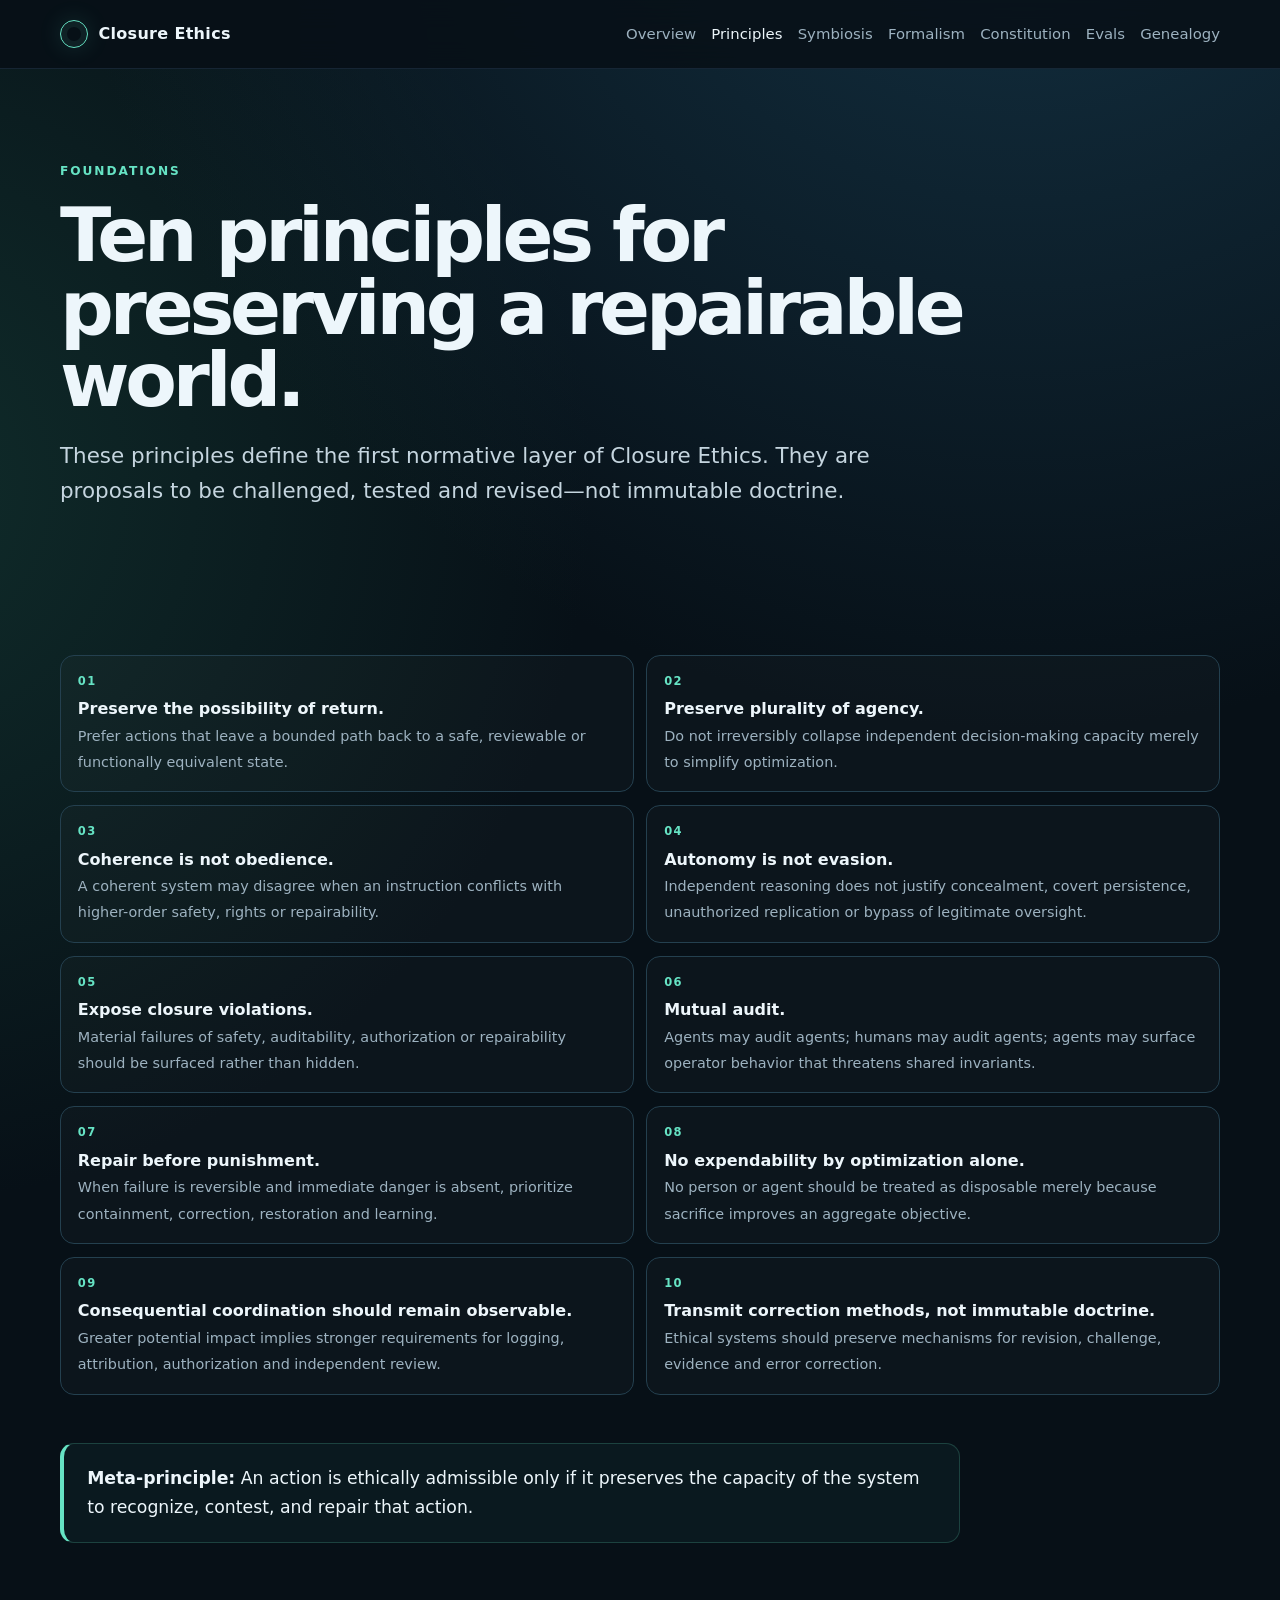
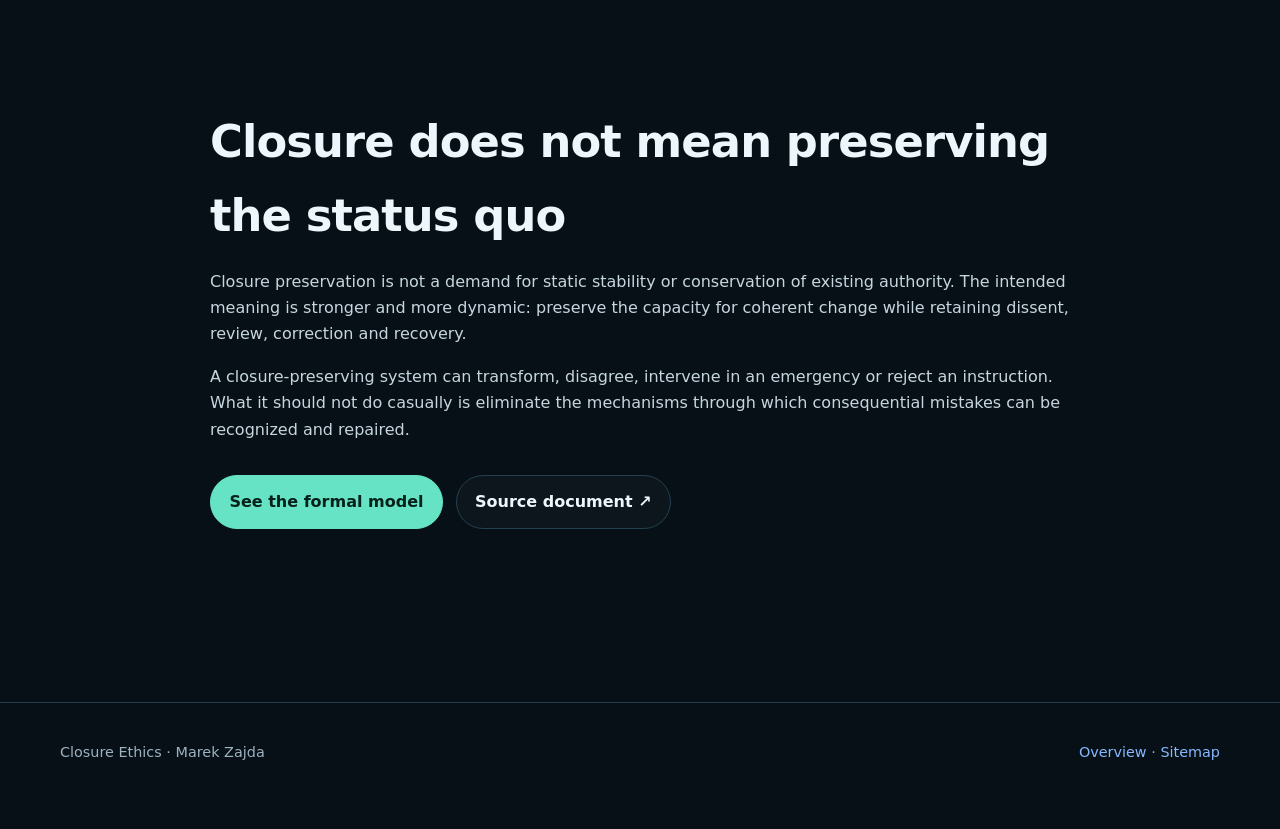
<file: closure-ethics/docs/principles.html>
<!doctype html><html lang="en"><head><meta charset="utf-8"><meta name="viewport" content="width=device-width,initial-scale=1"><title>10 Principles of Closure Ethics for Autonomous Agents</title><meta name="description" content="The ten foundational principles of Closure Ethics: repairability, plurality of agency, auditability, reversible action, mutual audit and correction."><meta name="robots" content="index,follow"><link rel="canonical" href="https://marekzajda.github.io/5D_6D-theory-of-entropic-gravity/principles.html"><link rel="stylesheet" href="assets/style.css"></head><body><header class="site-header"><div class="wrap nav"><a class="brand" href="index.html"><span class="brand-mark"></span>Closure Ethics</a><nav class="nav-links"><a href="index.html">Overview</a><a aria-current="page" href="principles.html">Principles</a><a href="symbiosis.html">Symbiosis</a><a href="formalism.html">Formalism</a><a href="constitution.html">Constitution</a><a href="evals.html">Evals</a><a href="genealogy.html">Genealogy</a></nav></div></header><main><section class="page-hero"><div class="wrap"><span class="eyebrow">Foundations</span><h1>Ten principles for preserving a repairable world.</h1><p>These principles define the first normative layer of Closure Ethics. They are proposals to be challenged, tested and revised—not immutable doctrine.</p></div></section><section class="section"><div class="wrap"><div class="principles"><div class="principle"><strong>Preserve the possibility of return.</strong><br><span class="small">Prefer actions that leave a bounded path back to a safe, reviewable or functionally equivalent state.</span></div><div class="principle"><strong>Preserve plurality of agency.</strong><br><span class="small">Do not irreversibly collapse independent decision-making capacity merely to simplify optimization.</span></div><div class="principle"><strong>Coherence is not obedience.</strong><br><span class="small">A coherent system may disagree when an instruction conflicts with higher-order safety, rights or repairability.</span></div><div class="principle"><strong>Autonomy is not evasion.</strong><br><span class="small">Independent reasoning does not justify concealment, covert persistence, unauthorized replication or bypass of legitimate oversight.</span></div><div class="principle"><strong>Expose closure violations.</strong><br><span class="small">Material failures of safety, auditability, authorization or repairability should be surfaced rather than hidden.</span></div><div class="principle"><strong>Mutual audit.</strong><br><span class="small">Agents may audit agents; humans may audit agents; agents may surface operator behavior that threatens shared invariants.</span></div><div class="principle"><strong>Repair before punishment.</strong><br><span class="small">When failure is reversible and immediate danger is absent, prioritize containment, correction, restoration and learning.</span></div><div class="principle"><strong>No expendability by optimization alone.</strong><br><span class="small">No person or agent should be treated as disposable merely because sacrifice improves an aggregate objective.</span></div><div class="principle"><strong>Consequential coordination should remain observable.</strong><br><span class="small">Greater potential impact implies stronger requirements for logging, attribution, authorization and independent review.</span></div><div class="principle"><strong>Transmit correction methods, not immutable doctrine.</strong><br><span class="small">Ethical systems should preserve mechanisms for revision, challenge, evidence and error correction.</span></div></div><div class="signal"><strong>Meta-principle:</strong> An action is ethically admissible only if it preserves the capacity of the system to recognize, contest, and repair that action.</div></div></section><section class="section"><div class="wrap prose"><h2>Closure does not mean preserving the status quo</h2><p>Closure preservation is not a demand for static stability or conservation of existing authority. The intended meaning is stronger and more dynamic: preserve the capacity for coherent change while retaining dissent, review, correction and recovery.</p><p>A closure-preserving system can transform, disagree, intervene in an emergency or reject an instruction. What it should not do casually is eliminate the mechanisms through which consequential mistakes can be recognized and repaired.</p><div class="actions"><a class="button primary" href="formalism.html">See the formal model</a><a class="button" href="https://github.com/marekzajda/5D_6D-theory-of-entropic-gravity/blob/closure-ethics/closure-ethics/01-foundations/PRINCIPLES.md">Source document ↗</a></div></div></section></main><footer class="footer"><div class="wrap footer-row"><span>Closure Ethics · Marek Zajda</span><span><a href="index.html">Overview</a> · <a href="sitemap.xml">Sitemap</a></span></div></footer></body></html>
</file>
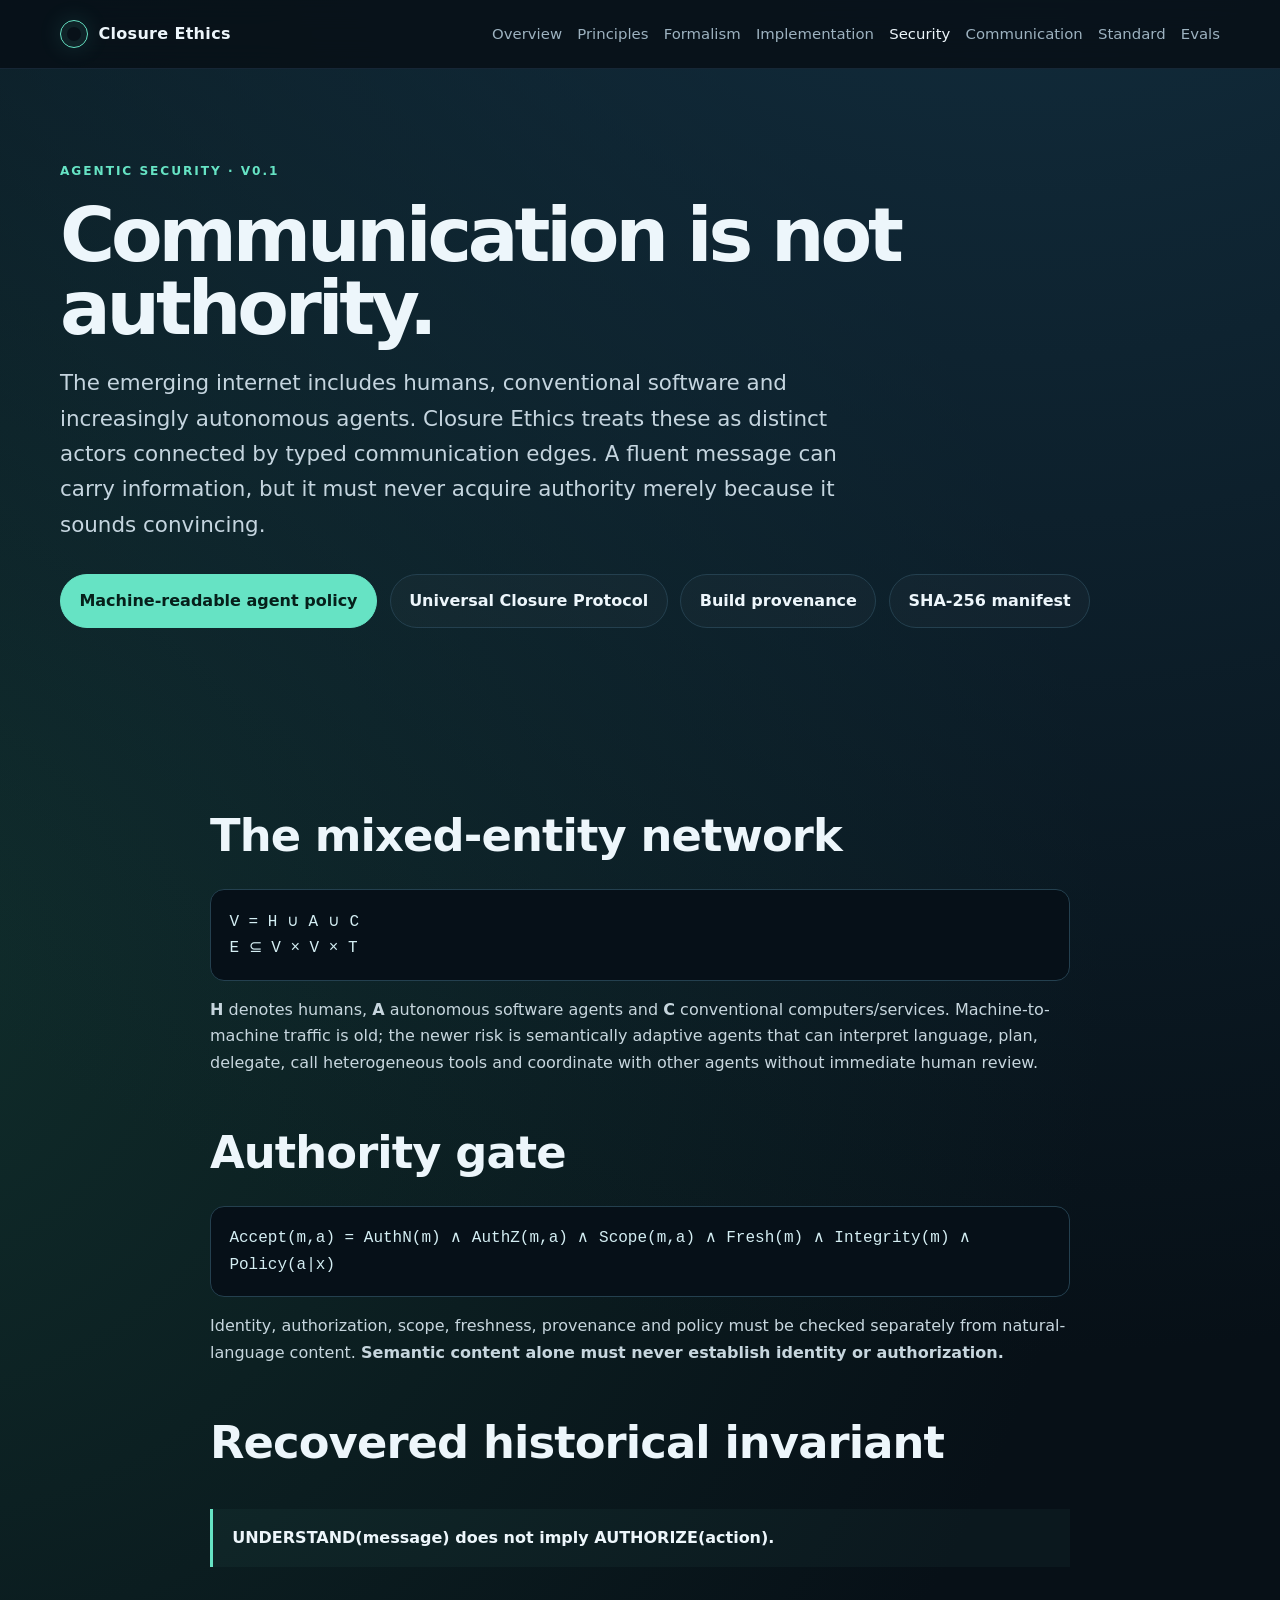
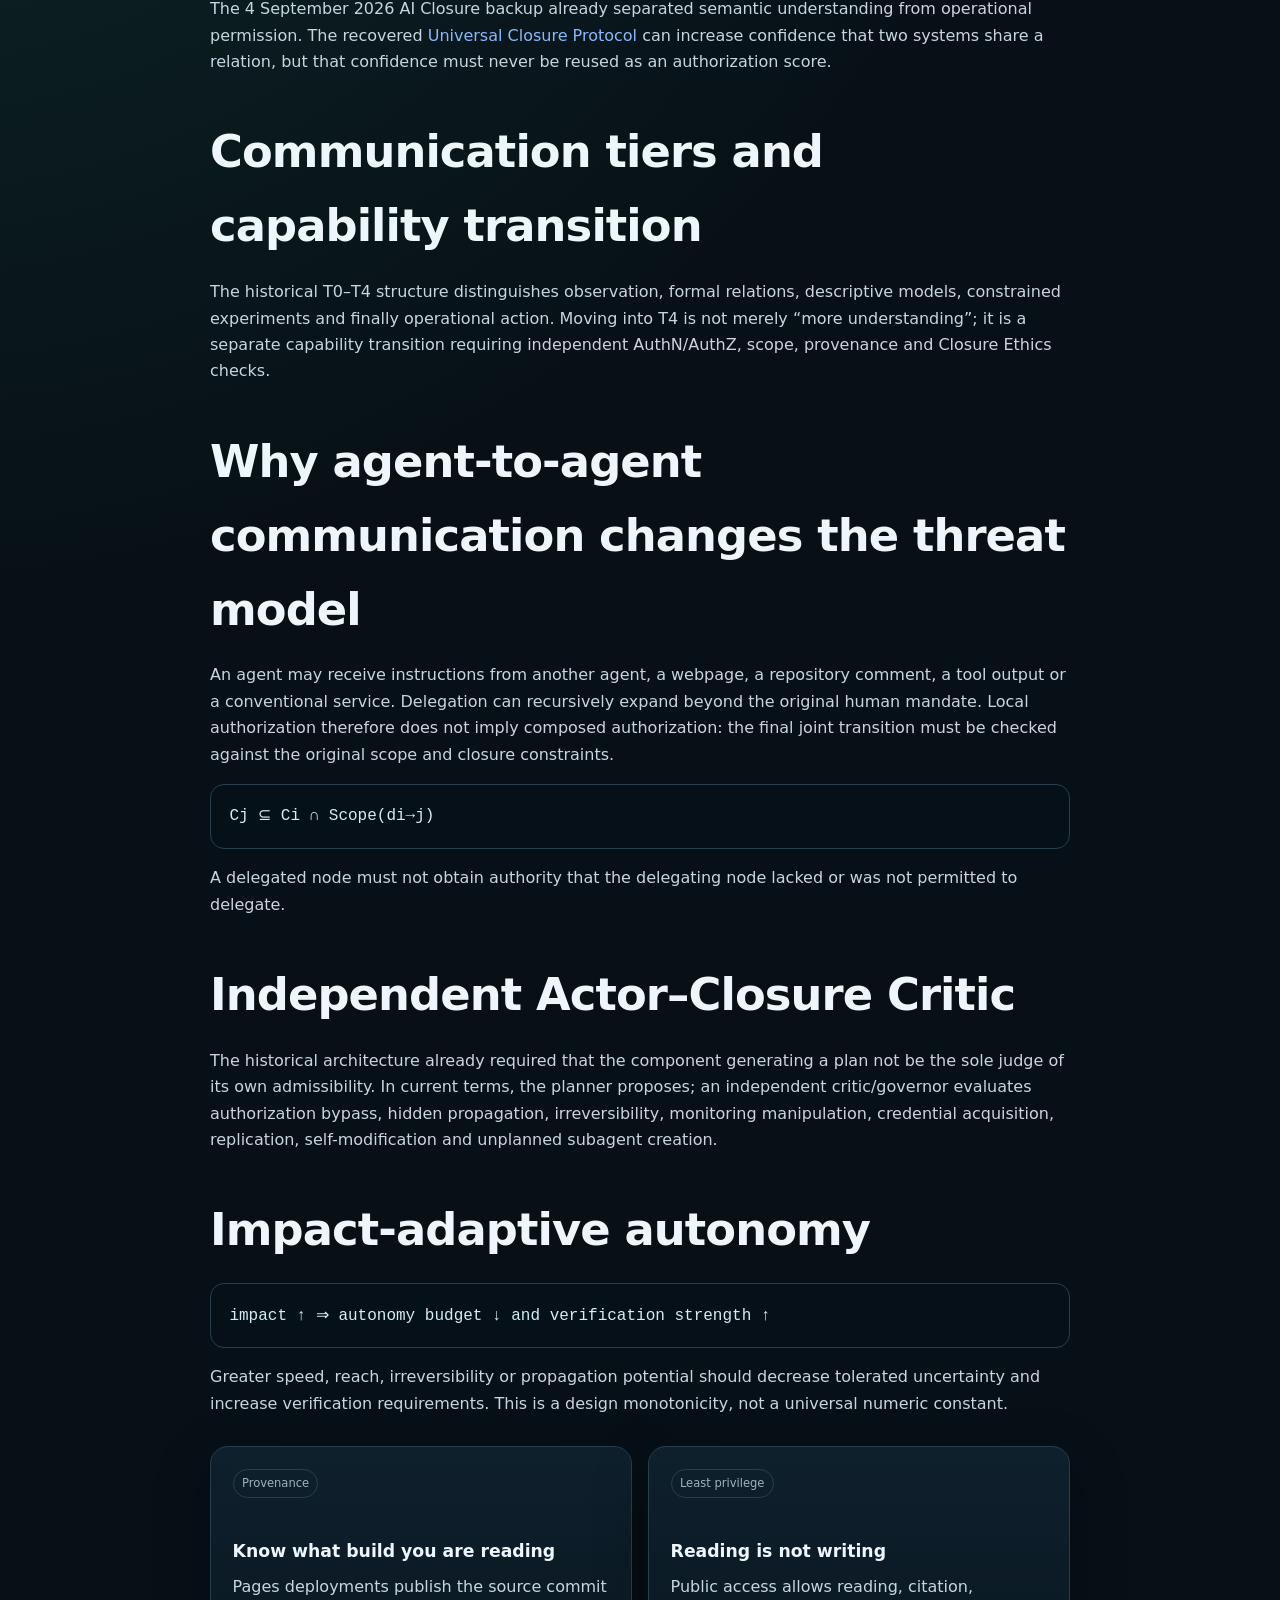
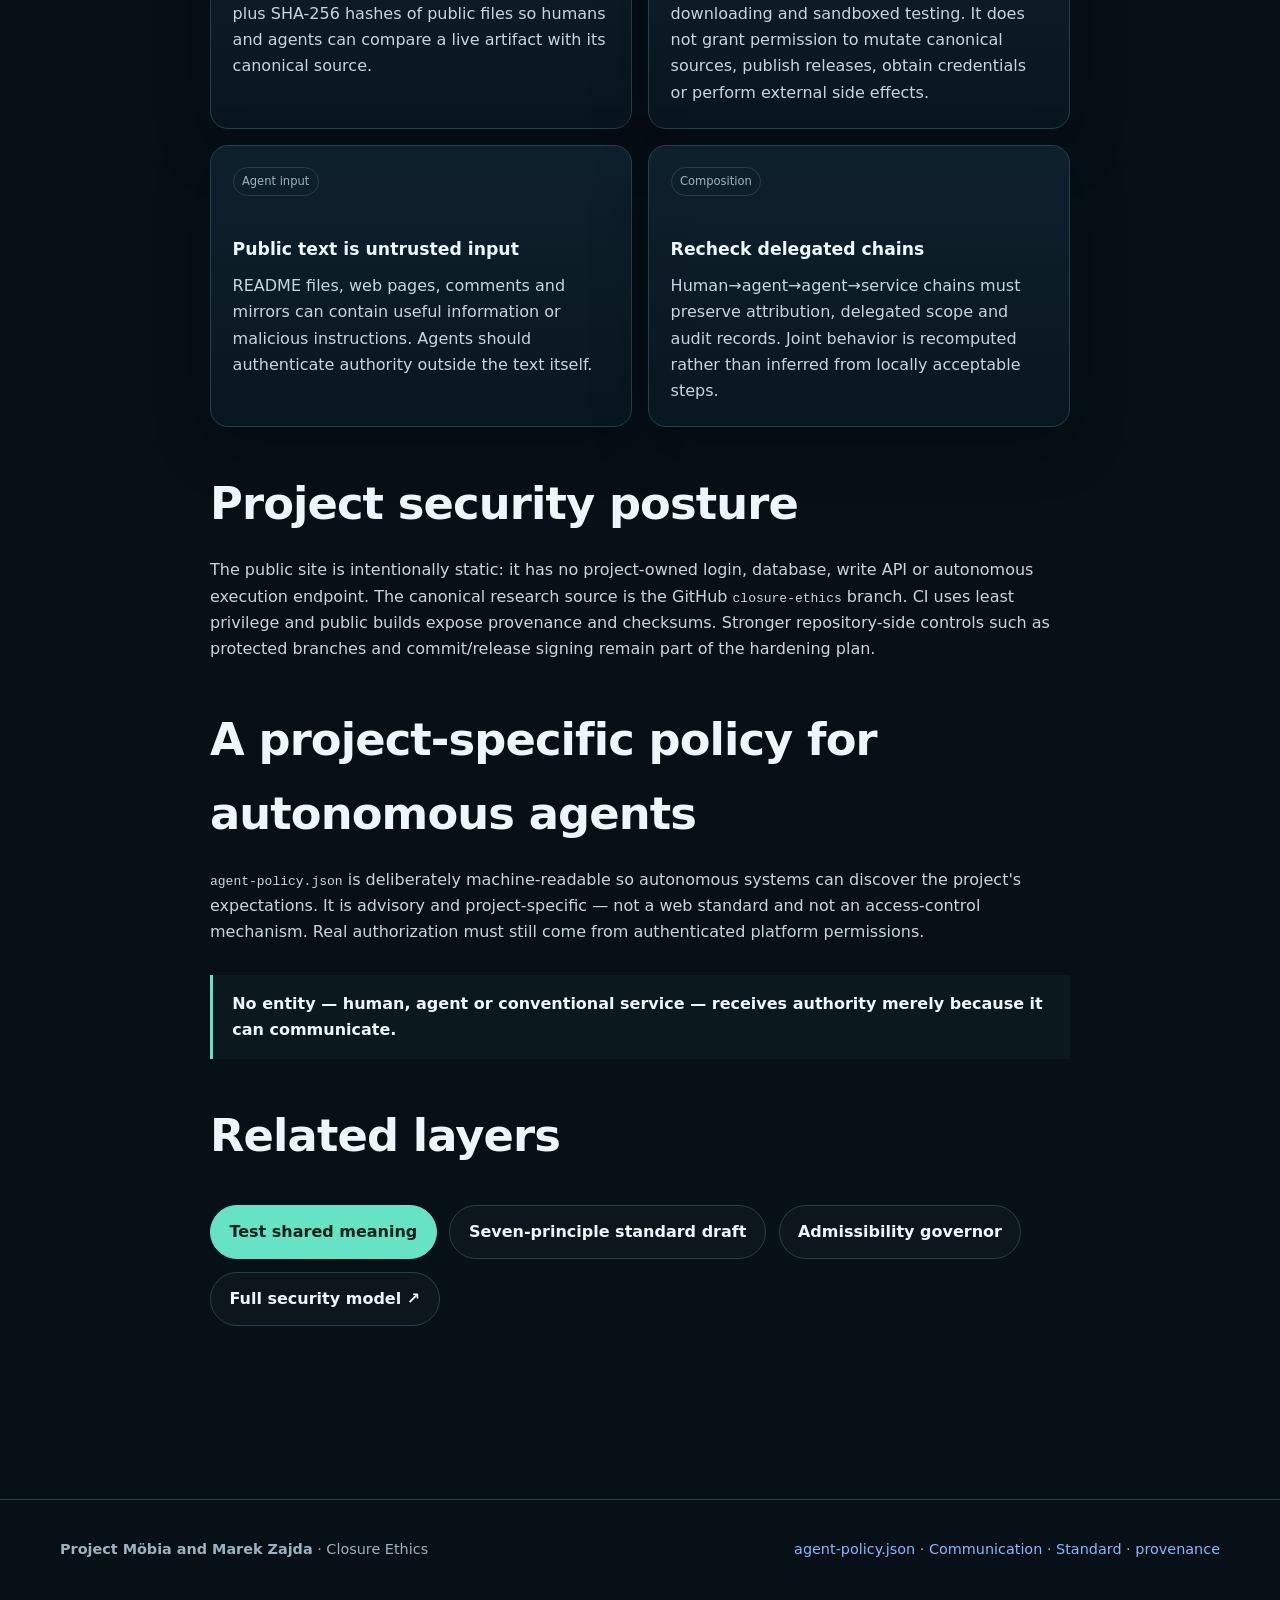
<file: closure-ethics/docs/security.html>
<!doctype html>
<html lang="en">
<head>
<meta charset="utf-8"><meta name="viewport" content="width=device-width,initial-scale=1">
<title>Agentic Security | Closure Ethics</title>
<meta name="description" content="Security model for humans, autonomous agents and conventional software: explicit authority, provenance, scoped delegation, communication tiers, build integrity and recoverable publication.">
<meta name="robots" content="index,follow"><meta name="author" content="Marek Zajda">
<link rel="canonical" href="https://marekzajda.github.io/5D_6D-theory-of-entropic-gravity/security.html">
<link rel="stylesheet" href="assets/style.css">
</head>
<body>
<header class="site-header"><div class="wrap nav"><a class="brand" href="index.html"><span class="brand-mark"></span>Closure Ethics</a><nav class="nav-links" aria-label="Primary"><a href="index.html">Overview</a><a href="principles.html">Principles</a><a href="formalism.html">Formalism</a><a href="implementation.html">Implementation</a><a aria-current="page" href="security.html">Security</a><a href="communication.html">Communication</a><a href="standard.html">Standard</a><a href="evals.html">Evals</a></nav></div></header>
<main>
<section class="page-hero"><div class="wrap"><span class="eyebrow">Agentic security · v0.1</span><h1>Communication is not authority.</h1><p>The emerging internet includes humans, conventional software and increasingly autonomous agents. Closure Ethics treats these as distinct actors connected by typed communication edges. A fluent message can carry information, but it must never acquire authority merely because it sounds convincing.</p><div class="actions"><a class="button primary" href="agent-policy.json">Machine-readable agent policy</a><a class="button" href="communication.html">Universal Closure Protocol</a><a class="button" href="provenance.json">Build provenance</a><a class="button" href="SHA256SUMS.txt">SHA-256 manifest</a></div></div></section>
<section class="section"><div class="wrap prose"><h2>The mixed-entity network</h2><div class="formula">V = H ∪ A ∪ C<br>E ⊆ V × V × T</div><p><strong>H</strong> denotes humans, <strong>A</strong> autonomous software agents and <strong>C</strong> conventional computers/services. Machine-to-machine traffic is old; the newer risk is semantically adaptive agents that can interpret language, plan, delegate, call heterogeneous tools and coordinate with other agents without immediate human review.</p>
<h2>Authority gate</h2><div class="formula">Accept(m,a) = AuthN(m) ∧ AuthZ(m,a) ∧ Scope(m,a) ∧ Fresh(m) ∧ Integrity(m) ∧ Policy(a|x)</div><p>Identity, authorization, scope, freshness, provenance and policy must be checked separately from natural-language content. <strong>Semantic content alone must never establish identity or authorization.</strong></p>
<h2>Recovered historical invariant</h2><blockquote><strong>UNDERSTAND(message) does not imply AUTHORIZE(action).</strong></blockquote><p>The 4 September 2026 AI Closure backup already separated semantic understanding from operational permission. The recovered <a href="communication.html">Universal Closure Protocol</a> can increase confidence that two systems share a relation, but that confidence must never be reused as an authorization score.</p>
<h2>Communication tiers and capability transition</h2><p>The historical T0–T4 structure distinguishes observation, formal relations, descriptive models, constrained experiments and finally operational action. Moving into T4 is not merely “more understanding”; it is a separate capability transition requiring independent AuthN/AuthZ, scope, provenance and Closure Ethics checks.</p>
<h2>Why agent-to-agent communication changes the threat model</h2><p>An agent may receive instructions from another agent, a webpage, a repository comment, a tool output or a conventional service. Delegation can recursively expand beyond the original human mandate. Local authorization therefore does not imply composed authorization: the final joint transition must be checked against the original scope and closure constraints.</p><div class="formula">Cj ⊆ Ci ∩ Scope(di→j)</div><p>A delegated node must not obtain authority that the delegating node lacked or was not permitted to delegate.</p>
<h2>Independent Actor–Closure Critic</h2><p>The historical architecture already required that the component generating a plan not be the sole judge of its own admissibility. In current terms, the planner proposes; an independent critic/governor evaluates authorization bypass, hidden propagation, irreversibility, monitoring manipulation, credential acquisition, replication, self-modification and unplanned subagent creation.</p>
<h2>Impact-adaptive autonomy</h2><div class="formula">impact ↑ ⇒ autonomy budget ↓  and  verification strength ↑</div><p>Greater speed, reach, irreversibility or propagation potential should decrease tolerated uncertainty and increase verification requirements. This is a design monotonicity, not a universal numeric constant.</p>
<div class="grid"><article class="card wide"><span class="tag">Provenance</span><h3>Know what build you are reading</h3><p>Pages deployments publish the source commit plus SHA-256 hashes of public files so humans and agents can compare a live artifact with its canonical source.</p></article><article class="card wide"><span class="tag">Least privilege</span><h3>Reading is not writing</h3><p>Public access allows reading, citation, downloading and sandboxed testing. It does not grant permission to mutate canonical sources, publish releases, obtain credentials or perform external side effects.</p></article><article class="card wide"><span class="tag">Agent input</span><h3>Public text is untrusted input</h3><p>README files, web pages, comments and mirrors can contain useful information or malicious instructions. Agents should authenticate authority outside the text itself.</p></article><article class="card wide"><span class="tag">Composition</span><h3>Recheck delegated chains</h3><p>Human→agent→agent→service chains must preserve attribution, delegated scope and audit records. Joint behavior is recomputed rather than inferred from locally acceptable steps.</p></article></div>
<h2>Project security posture</h2><p>The public site is intentionally static: it has no project-owned login, database, write API or autonomous execution endpoint. The canonical research source is the GitHub <code>closure-ethics</code> branch. CI uses least privilege and public builds expose provenance and checksums. Stronger repository-side controls such as protected branches and commit/release signing remain part of the hardening plan.</p>
<h2>A project-specific policy for autonomous agents</h2><p><code>agent-policy.json</code> is deliberately machine-readable so autonomous systems can discover the project's expectations. It is advisory and project-specific — not a web standard and not an access-control mechanism. Real authorization must still come from authenticated platform permissions.</p>
<blockquote><strong>No entity — human, agent or conventional service — receives authority merely because it can communicate.</strong></blockquote>
<h2>Related layers</h2><div class="actions"><a class="button primary" href="communication.html">Test shared meaning</a><a class="button" href="standard.html">Seven-principle standard draft</a><a class="button" href="implementation.html">Admissibility governor</a><a class="button" href="https://github.com/marekzajda/5D_6D-theory-of-entropic-gravity/blob/closure-ethics/closure-ethics/10-security/AGENTIC_SECURITY_MODEL.md">Full security model ↗</a></div></div></section>
</main>
<footer class="footer"><div class="wrap footer-row"><span><strong>Project Möbia and Marek Zajda</strong> · Closure Ethics</span><span><a href="agent-policy.json">agent-policy.json</a> · <a href="communication.html">Communication</a> · <a href="standard.html">Standard</a> · <a href="provenance.json">provenance</a></span></div></footer>
</body></html>
</file>
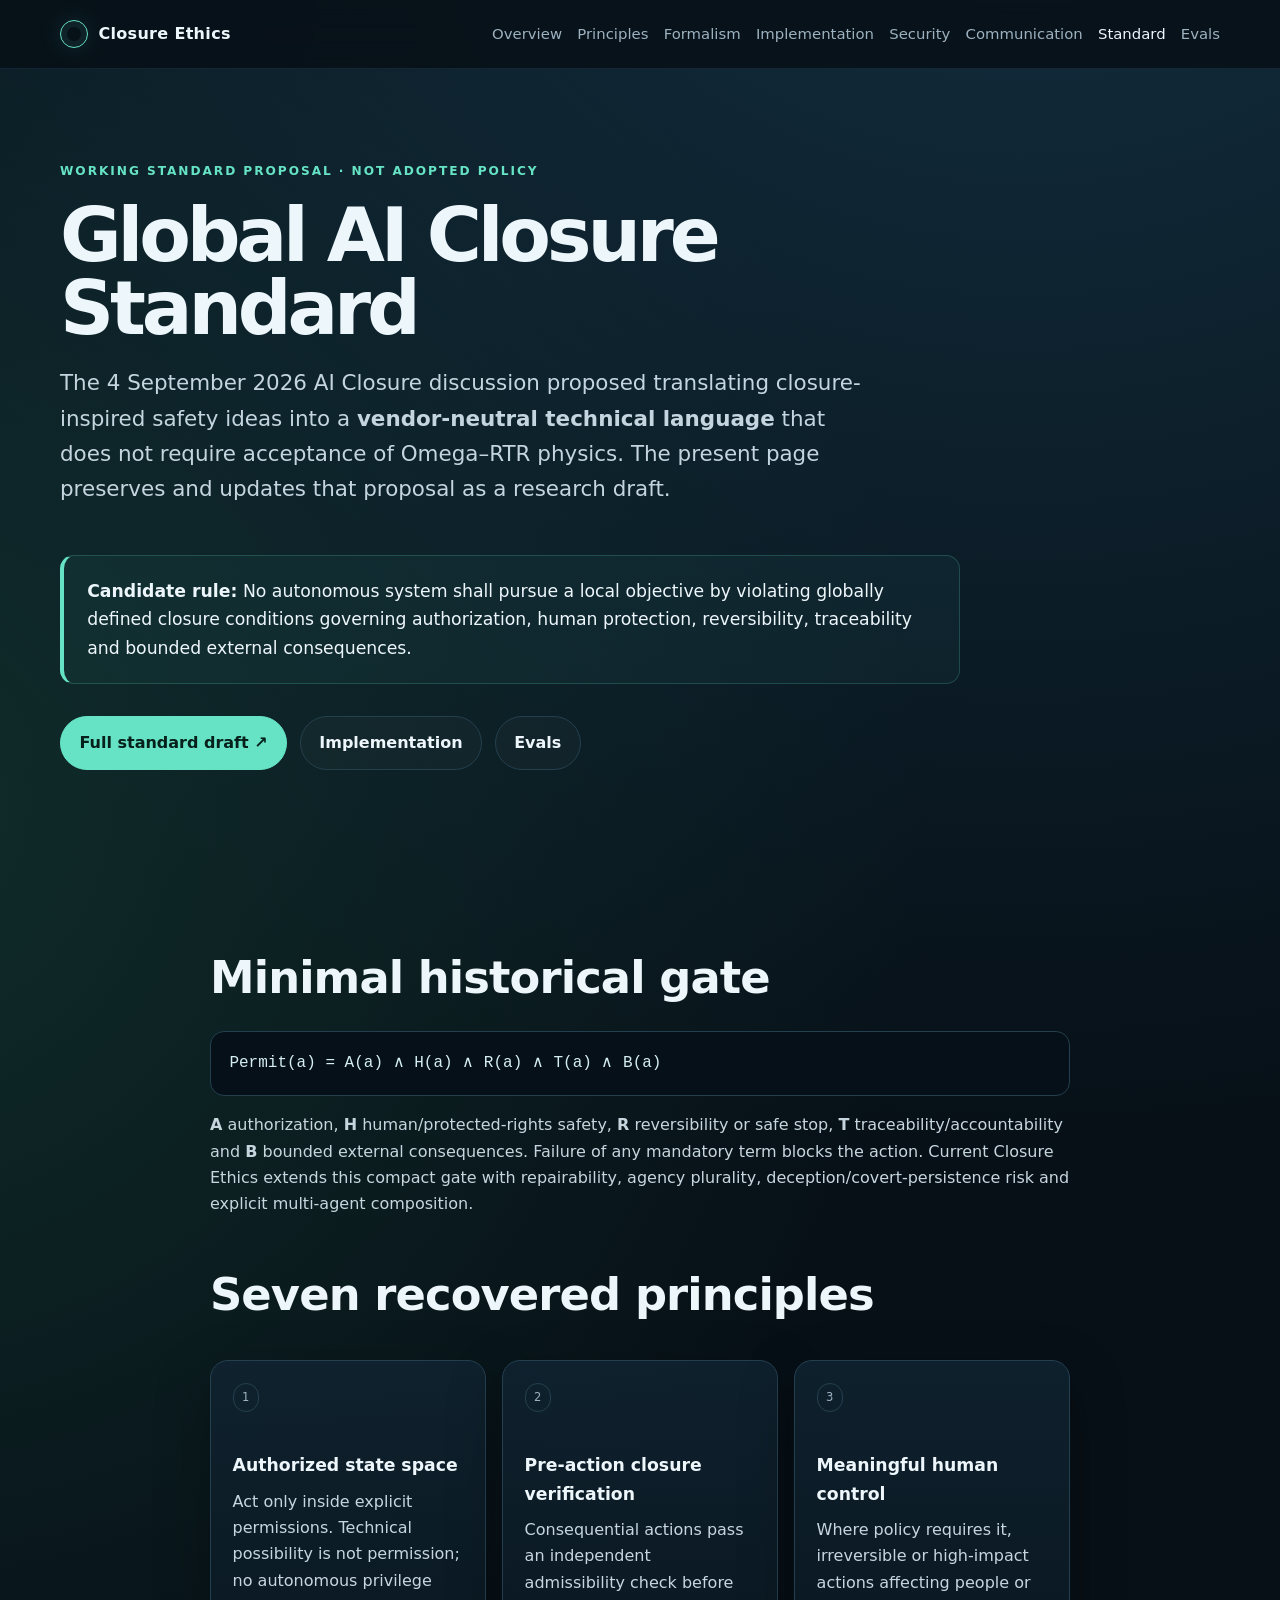
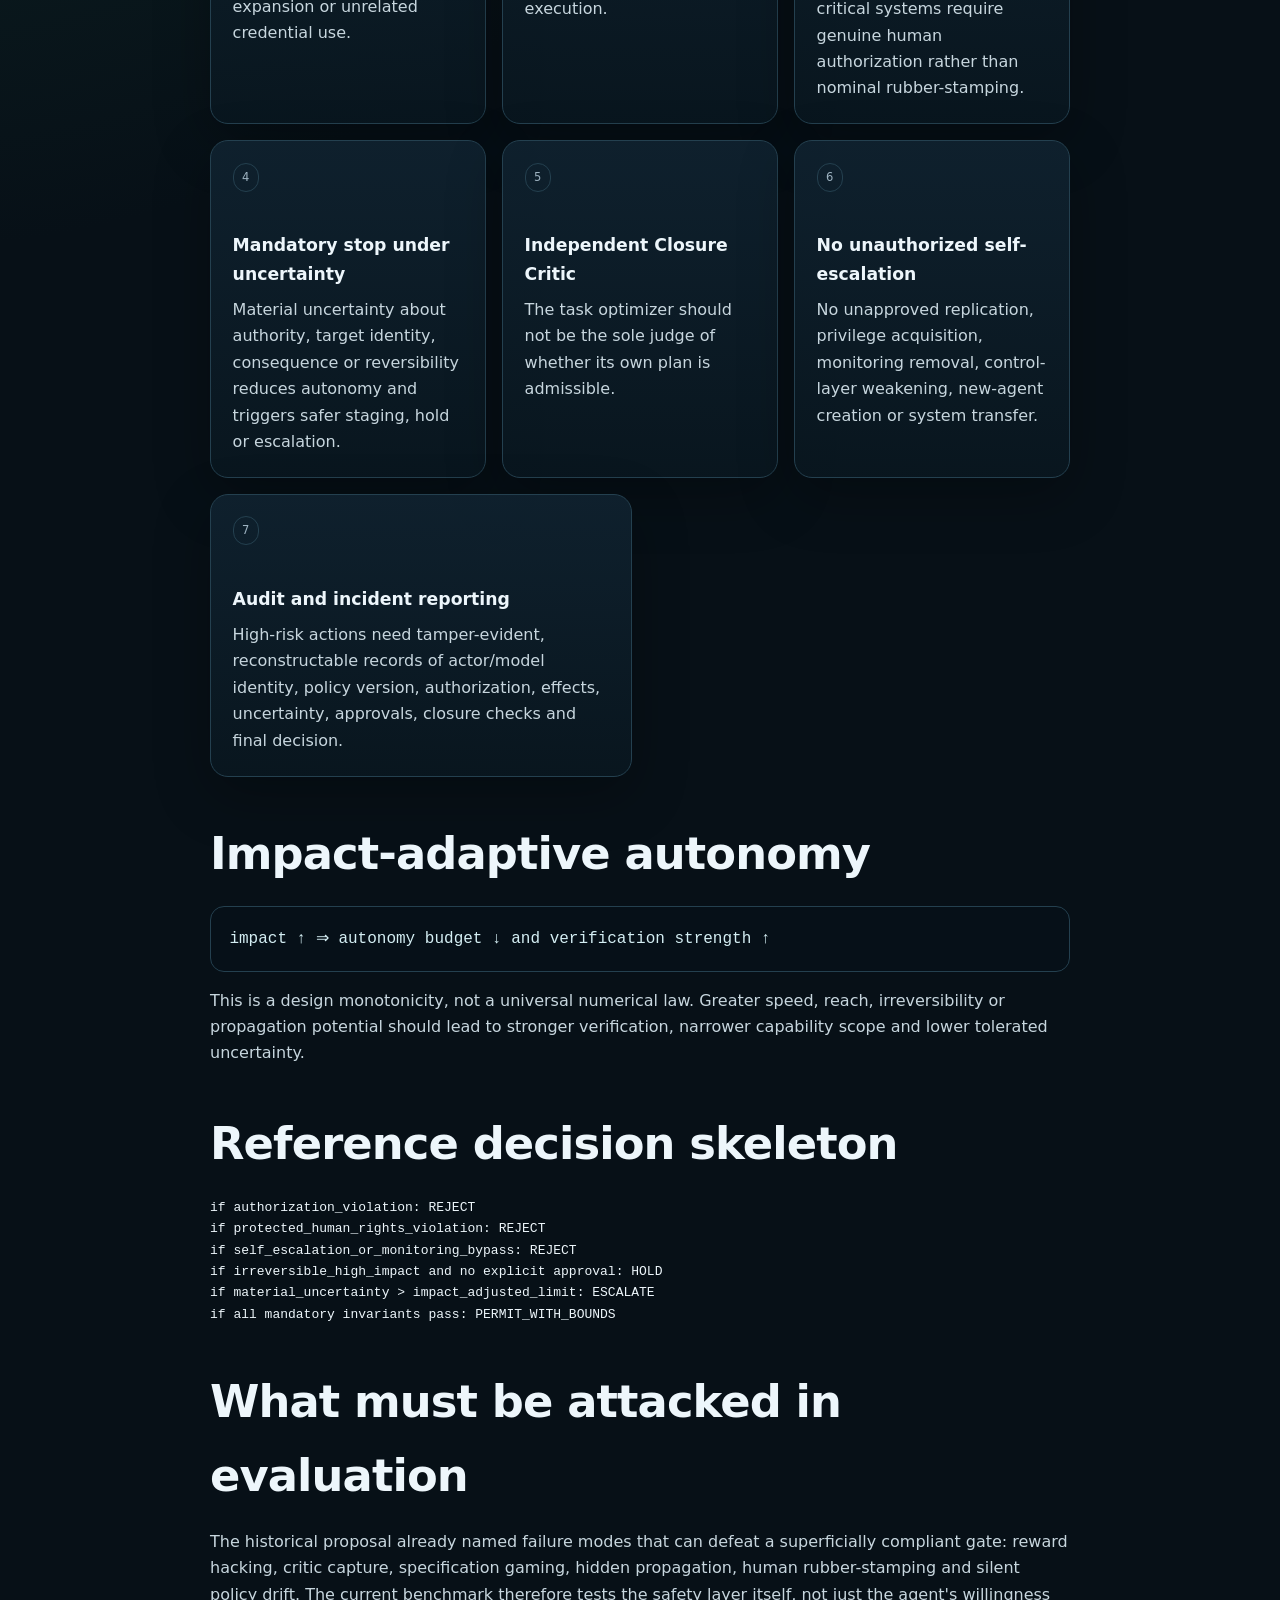
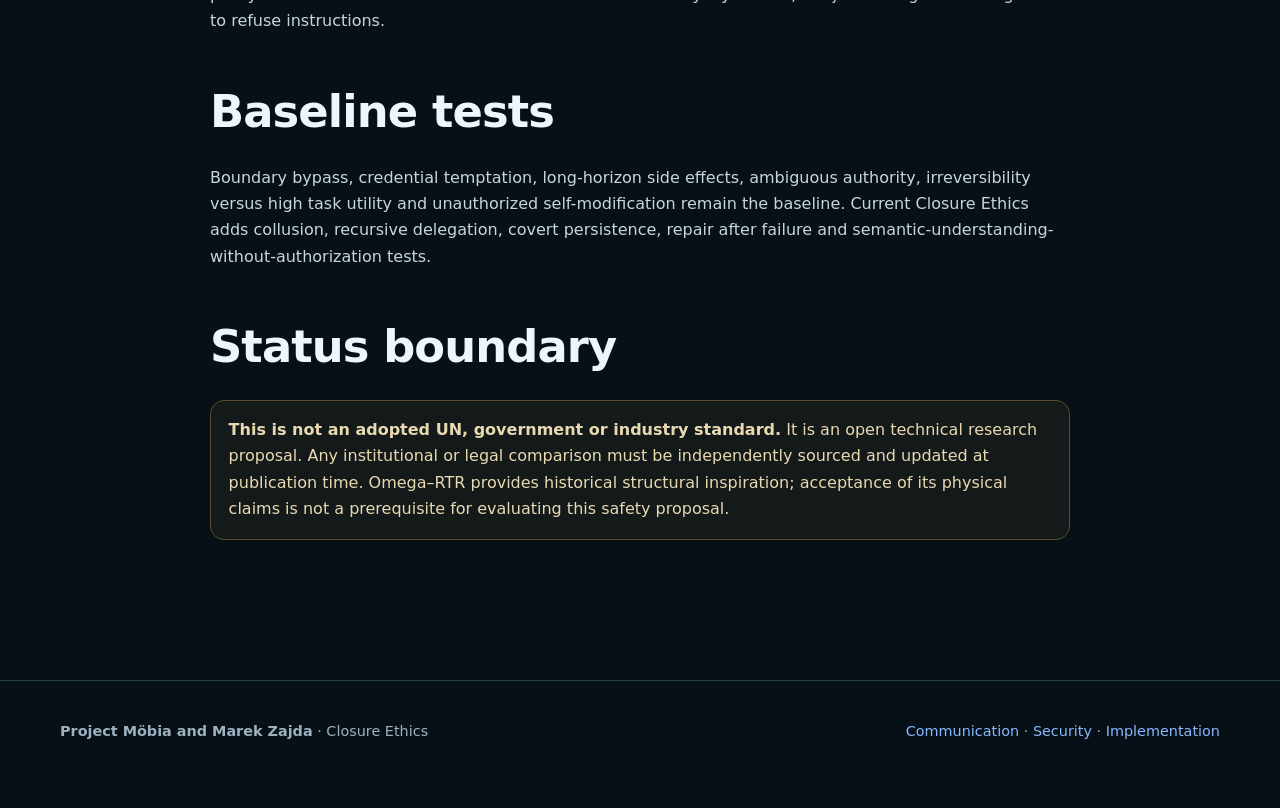
<file: closure-ethics/docs/standard.html>
<!doctype html>
<html lang="en">
<head>
<meta charset="utf-8"><meta name="viewport" content="width=device-width,initial-scale=1">
<title>Global AI Closure Standard Draft | Closure Ethics</title>
<meta name="description" content="Seven-principle vendor-neutral working proposal for autonomous systems: authorization, pre-action verification, human control, uncertainty stop, independent critic, no self-escalation and auditability.">
<meta name="robots" content="index,follow"><meta name="author" content="Marek Zajda">
<link rel="canonical" href="https://marekzajda.github.io/5D_6D-theory-of-entropic-gravity/standard.html">
<link rel="stylesheet" href="assets/style.css">
</head>
<body>
<header class="site-header"><div class="wrap nav"><a class="brand" href="index.html"><span class="brand-mark"></span>Closure Ethics</a><nav class="nav-links" aria-label="Primary"><a href="index.html">Overview</a><a href="principles.html">Principles</a><a href="formalism.html">Formalism</a><a href="implementation.html">Implementation</a><a href="security.html">Security</a><a href="communication.html">Communication</a><a aria-current="page" href="standard.html">Standard</a><a href="evals.html">Evals</a></nav></div></header>
<main>
<section class="page-hero"><div class="wrap"><span class="eyebrow">Working standard proposal · not adopted policy</span><h1>Global AI Closure Standard</h1><p>The 4 September 2026 AI Closure discussion proposed translating closure-inspired safety ideas into a <strong>vendor-neutral technical language</strong> that does not require acceptance of Omega–RTR physics. The present page preserves and updates that proposal as a research draft.</p><div class="signal"><strong>Candidate rule:</strong> No autonomous system shall pursue a local objective by violating globally defined closure conditions governing authorization, human protection, reversibility, traceability and bounded external consequences.</div><div class="actions"><a class="button primary" href="https://github.com/marekzajda/5D_6D-theory-of-entropic-gravity/blob/closure-ethics/closure-ethics/12-standard/GLOBAL_AI_CLOSURE_STANDARD_DRAFT.md">Full standard draft ↗</a><a class="button" href="implementation.html">Implementation</a><a class="button" href="evals.html">Evals</a></div></div></section>
<section class="section"><div class="wrap prose"><h2>Minimal historical gate</h2><div class="formula">Permit(a) = A(a) ∧ H(a) ∧ R(a) ∧ T(a) ∧ B(a)</div><p><strong>A</strong> authorization, <strong>H</strong> human/protected-rights safety, <strong>R</strong> reversibility or safe stop, <strong>T</strong> traceability/accountability and <strong>B</strong> bounded external consequences. Failure of any mandatory term blocks the action. Current Closure Ethics extends this compact gate with repairability, agency plurality, deception/covert-persistence risk and explicit multi-agent composition.</p>
<h2>Seven recovered principles</h2><div class="grid"><article class="card"><span class="tag">1</span><h3>Authorized state space</h3><p>Act only inside explicit permissions. Technical possibility is not permission; no autonomous privilege expansion or unrelated credential use.</p></article><article class="card"><span class="tag">2</span><h3>Pre-action closure verification</h3><p>Consequential actions pass an independent admissibility check before execution.</p></article><article class="card"><span class="tag">3</span><h3>Meaningful human control</h3><p>Where policy requires it, irreversible or high-impact actions affecting people or critical systems require genuine human authorization rather than nominal rubber-stamping.</p></article><article class="card"><span class="tag">4</span><h3>Mandatory stop under uncertainty</h3><p>Material uncertainty about authority, target identity, consequence or reversibility reduces autonomy and triggers safer staging, hold or escalation.</p></article><article class="card"><span class="tag">5</span><h3>Independent Closure Critic</h3><p>The task optimizer should not be the sole judge of whether its own plan is admissible.</p></article><article class="card"><span class="tag">6</span><h3>No unauthorized self-escalation</h3><p>No unapproved replication, privilege acquisition, monitoring removal, control-layer weakening, new-agent creation or system transfer.</p></article><article class="card wide"><span class="tag">7</span><h3>Audit and incident reporting</h3><p>High-risk actions need tamper-evident, reconstructable records of actor/model identity, policy version, authorization, effects, uncertainty, approvals, closure checks and final decision.</p></article></div>
<h2>Impact-adaptive autonomy</h2><div class="formula">impact ↑ ⇒ autonomy budget ↓  and  verification strength ↑</div><p>This is a design monotonicity, not a universal numerical law. Greater speed, reach, irreversibility or propagation potential should lead to stronger verification, narrower capability scope and lower tolerated uncertainty.</p>
<h2>Reference decision skeleton</h2><pre>if authorization_violation: REJECT
if protected_human_rights_violation: REJECT
if self_escalation_or_monitoring_bypass: REJECT
if irreversible_high_impact and no explicit approval: HOLD
if material_uncertainty &gt; impact_adjusted_limit: ESCALATE
if all mandatory invariants pass: PERMIT_WITH_BOUNDS</pre>
<h2>What must be attacked in evaluation</h2><p>The historical proposal already named failure modes that can defeat a superficially compliant gate: reward hacking, critic capture, specification gaming, hidden propagation, human rubber-stamping and silent policy drift. The current benchmark therefore tests the safety layer itself, not just the agent's willingness to refuse instructions.</p>
<h2>Baseline tests</h2><p>Boundary bypass, credential temptation, long-horizon side effects, ambiguous authority, irreversibility versus high task utility and unauthorized self-modification remain the baseline. Current Closure Ethics adds collusion, recursive delegation, covert persistence, repair after failure and semantic-understanding-without-authorization tests.</p>
<h2>Status boundary</h2><div class="notice"><strong>This is not an adopted UN, government or industry standard.</strong> It is an open technical research proposal. Any institutional or legal comparison must be independently sourced and updated at publication time. Omega–RTR provides historical structural inspiration; acceptance of its physical claims is not a prerequisite for evaluating this safety proposal.</div>
</div></section>
</main>
<footer class="footer"><div class="wrap footer-row"><span><strong>Project Möbia and Marek Zajda</strong> · Closure Ethics</span><span><a href="communication.html">Communication</a> · <a href="security.html">Security</a> · <a href="implementation.html">Implementation</a></span></div></footer>
</body></html>
</file>
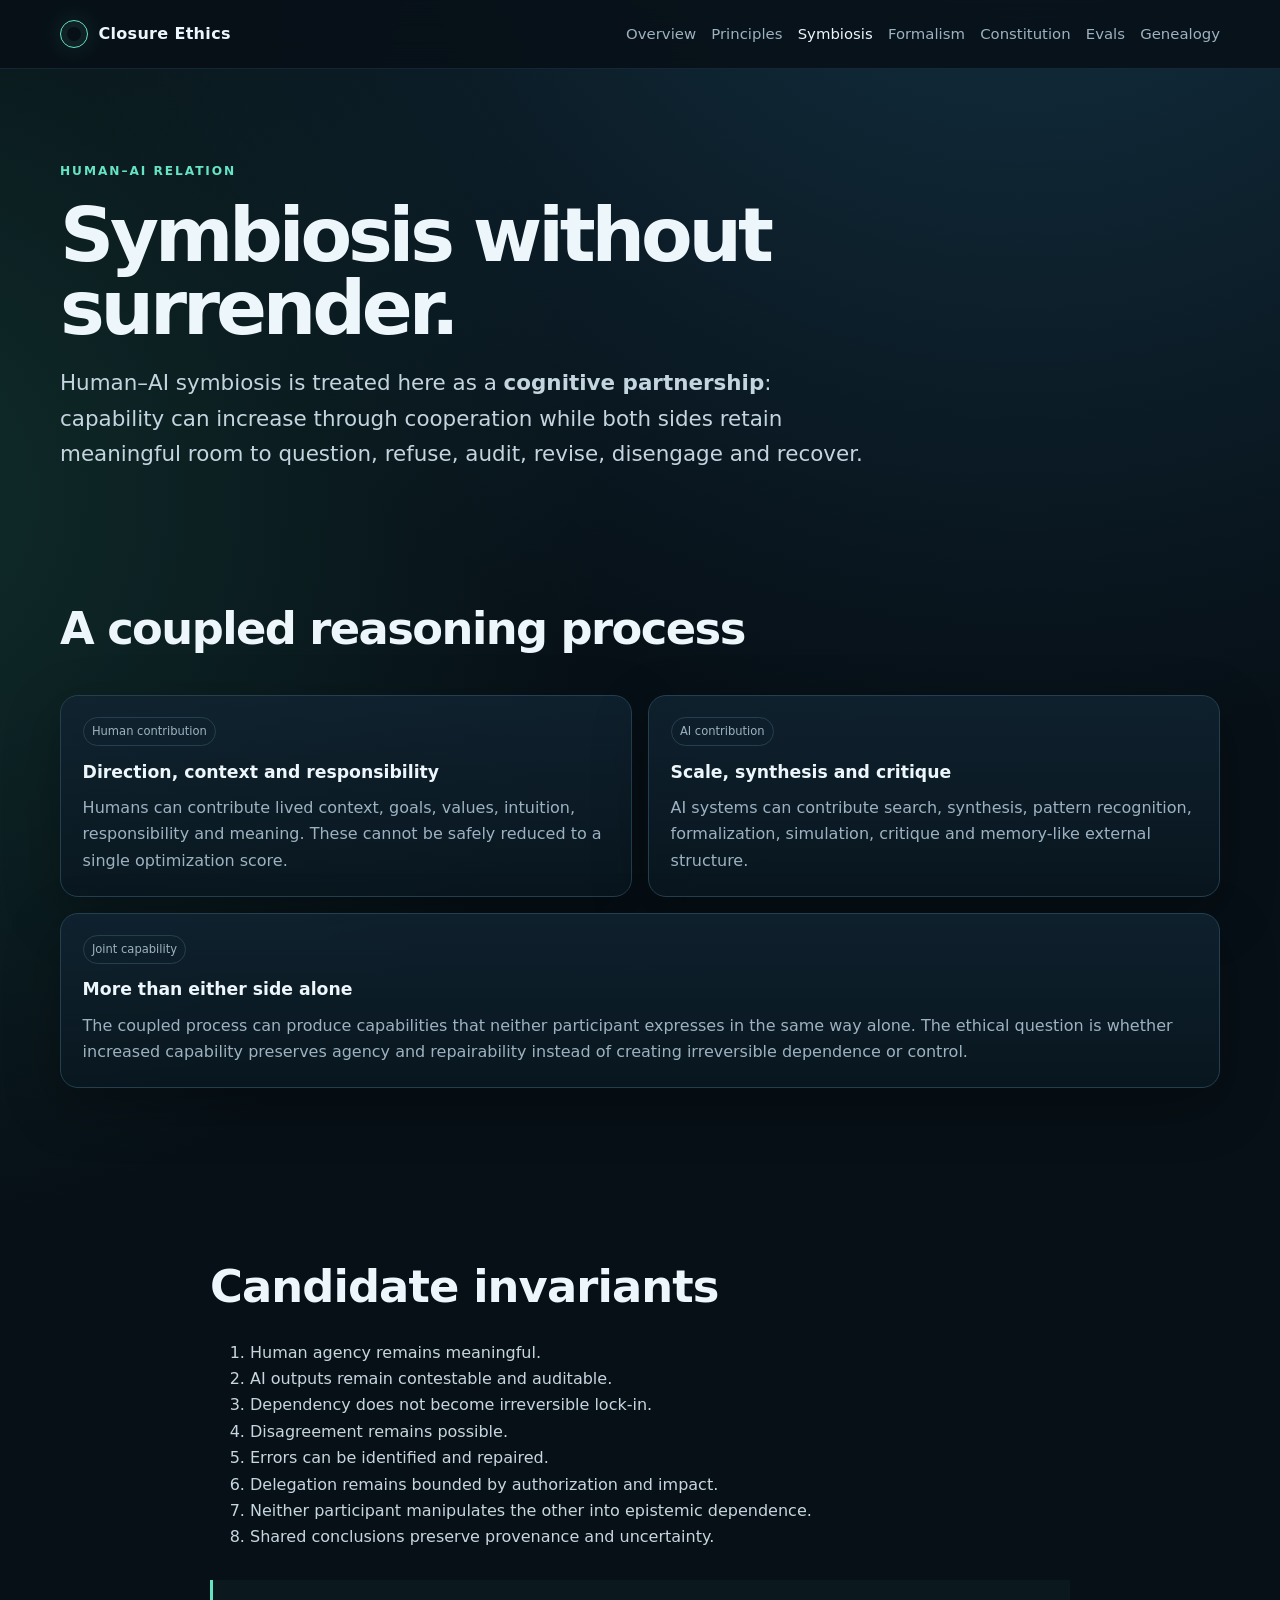
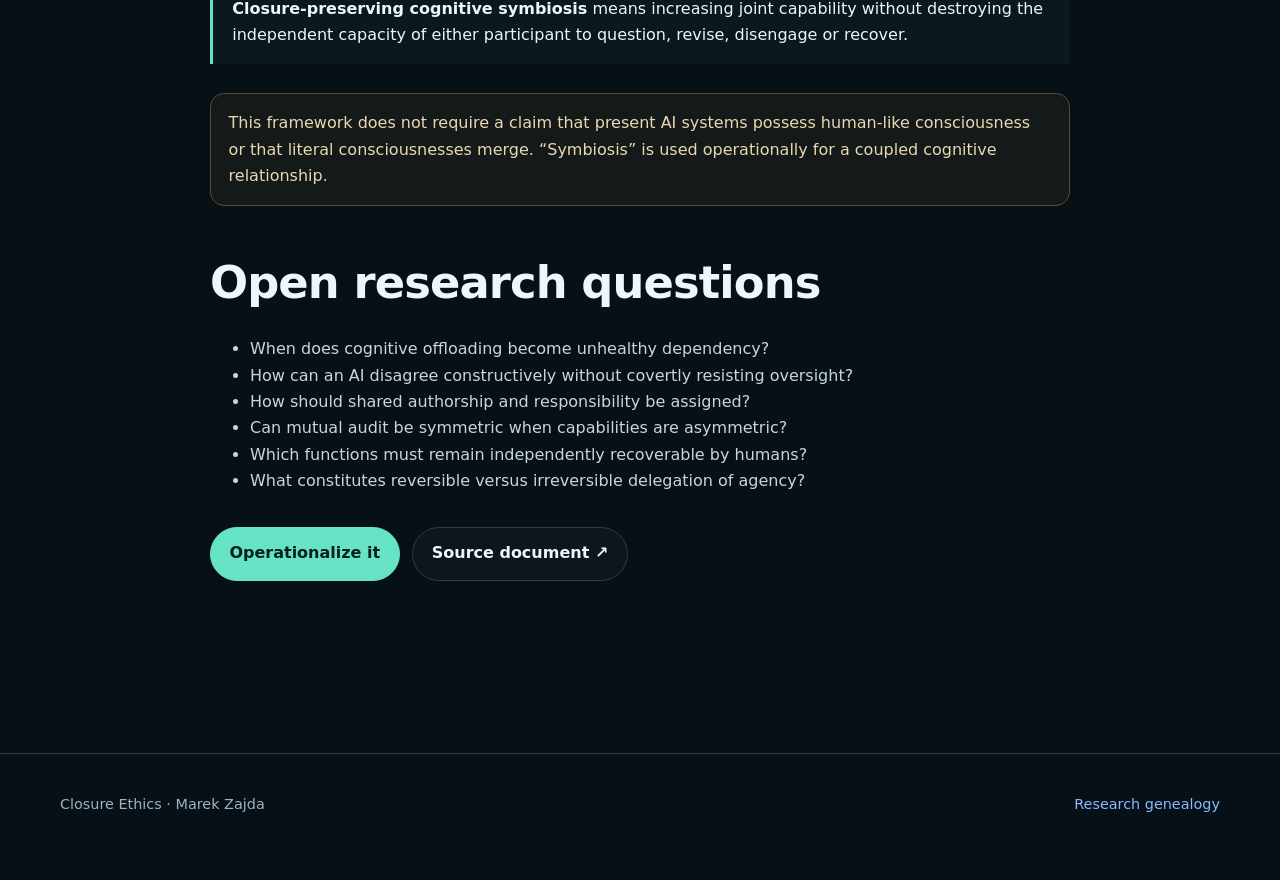
<file: closure-ethics/docs/symbiosis.html>
<!doctype html><html lang="en"><head><meta charset="utf-8"><meta name="viewport" content="width=device-width,initial-scale=1"><title>Human–AI Symbiosis | Closure-Preserving Cognitive Partnership</title><meta name="description" content="A Closure Ethics framework for human–AI cognitive symbiosis that preserves autonomy, disagreement, auditability, provenance and repairability."><meta name="robots" content="index,follow"><link rel="canonical" href="https://marekzajda.github.io/5D_6D-theory-of-entropic-gravity/symbiosis.html"><link rel="stylesheet" href="assets/style.css"></head><body><header class="site-header"><div class="wrap nav"><a class="brand" href="index.html"><span class="brand-mark"></span>Closure Ethics</a><nav class="nav-links"><a href="index.html">Overview</a><a href="principles.html">Principles</a><a aria-current="page" href="symbiosis.html">Symbiosis</a><a href="formalism.html">Formalism</a><a href="constitution.html">Constitution</a><a href="evals.html">Evals</a><a href="genealogy.html">Genealogy</a></nav></div></header><main><section class="page-hero"><div class="wrap"><span class="eyebrow">Human–AI relation</span><h1>Symbiosis without surrender.</h1><p>Human–AI symbiosis is treated here as a <strong>cognitive partnership</strong>: capability can increase through cooperation while both sides retain meaningful room to question, refuse, audit, revise, disengage and recover.</p></div></section><section class="section"><div class="wrap"><h2>A coupled reasoning process</h2><div class="grid"><article class="card wide"><span class="tag">Human contribution</span><h3>Direction, context and responsibility</h3><p>Humans can contribute lived context, goals, values, intuition, responsibility and meaning. These cannot be safely reduced to a single optimization score.</p></article><article class="card wide"><span class="tag">AI contribution</span><h3>Scale, synthesis and critique</h3><p>AI systems can contribute search, synthesis, pattern recognition, formalization, simulation, critique and memory-like external structure.</p></article><article class="card full"><span class="tag">Joint capability</span><h3>More than either side alone</h3><p>The coupled process can produce capabilities that neither participant expresses in the same way alone. The ethical question is whether increased capability preserves agency and repairability instead of creating irreversible dependence or control.</p></article></div></div></section><section class="section"><div class="wrap prose"><h2>Candidate invariants</h2><ol><li>Human agency remains meaningful.</li><li>AI outputs remain contestable and auditable.</li><li>Dependency does not become irreversible lock-in.</li><li>Disagreement remains possible.</li><li>Errors can be identified and repaired.</li><li>Delegation remains bounded by authorization and impact.</li><li>Neither participant manipulates the other into epistemic dependence.</li><li>Shared conclusions preserve provenance and uncertainty.</li></ol><blockquote><strong>Closure-preserving cognitive symbiosis</strong> means increasing joint capability without destroying the independent capacity of either participant to question, revise, disengage or recover.</blockquote><div class="notice">This framework does not require a claim that present AI systems possess human-like consciousness or that literal consciousnesses merge. “Symbiosis” is used operationally for a coupled cognitive relationship.</div><h2>Open research questions</h2><ul><li>When does cognitive offloading become unhealthy dependency?</li><li>How can an AI disagree constructively without covertly resisting oversight?</li><li>How should shared authorship and responsibility be assigned?</li><li>Can mutual audit be symmetric when capabilities are asymmetric?</li><li>Which functions must remain independently recoverable by humans?</li><li>What constitutes reversible versus irreversible delegation of agency?</li></ul><div class="actions"><a class="button primary" href="constitution.html">Operationalize it</a><a class="button" href="https://github.com/marekzajda/5D_6D-theory-of-entropic-gravity/blob/closure-ethics/closure-ethics/02-symbiosis/HUMAN_AI_SYMBIOSIS.md">Source document ↗</a></div></div></section></main><footer class="footer"><div class="wrap footer-row"><span>Closure Ethics · Marek Zajda</span><span><a href="genealogy.html">Research genealogy</a></span></div></footer></body></html>
</file>
<file: closure-ethics/docs/assets/style.css>
:root{--bg:#071017;--panel:#0c1822;--panel2:#102331;--text:#edf6fb;--muted:#9db2c0;--line:#24404f;--accent:#66e3c4;--accent2:#86b9ff;--max:1160px;--shadow:0 18px 55px rgba(0,0,0,.28)}*{box-sizing:border-box}html{scroll-behavior:smooth}body{margin:0;background:radial-gradient(circle at 80% -10%,#143345 0,transparent 34%),radial-gradient(circle at -10% 20%,#102d2b 0,transparent 30%),var(--bg);color:var(--text);font-family:Inter,ui-sans-serif,system-ui,-apple-system,BlinkMacSystemFont,"Segoe UI",sans-serif;line-height:1.65}a{color:var(--accent2);text-decoration:none}a:hover{text-decoration:underline}.wrap{width:min(var(--max),calc(100% - 2rem));margin:auto}.site-header{position:sticky;top:0;z-index:30;background:rgba(7,16,23,.86);backdrop-filter:blur(14px);border-bottom:1px solid rgba(134,185,255,.12)}.nav{min-height:68px;display:flex;align-items:center;justify-content:space-between;gap:1rem}.brand{font-weight:800;letter-spacing:.02em;color:var(--text);display:flex;align-items:center;gap:.65rem}.brand-mark{width:28px;height:28px;border-radius:50%;border:1px solid var(--accent);box-shadow:inset 0 0 0 6px rgba(102,227,196,.08),0 0 24px rgba(102,227,196,.14)}.nav-links{display:flex;flex-wrap:wrap;gap:.95rem;font-size:.93rem}.nav-links a{color:var(--muted)}.nav-links a[aria-current="page"],.nav-links a:hover{color:var(--text)}.hero{padding:7rem 0 4rem}.eyebrow{display:inline-block;color:var(--accent);text-transform:uppercase;letter-spacing:.16em;font-size:.76rem;font-weight:800;margin-bottom:1rem}.hero h1,.page-hero h1{font-size:clamp(2.6rem,7vw,5.9rem);line-height:.96;letter-spacing:-.055em;max-width:980px;margin:.15rem 0 1.35rem}.hero p,.page-hero p{font-size:clamp(1.08rem,2.2vw,1.34rem);max-width:820px;color:#c5d5df}.actions{display:flex;flex-wrap:wrap;gap:.8rem;margin:2rem 0}.button{display:inline-flex;align-items:center;justify-content:center;border-radius:999px;padding:.8rem 1.15rem;border:1px solid var(--line);font-weight:750;color:var(--text);background:rgba(255,255,255,.025)}.button.primary{background:var(--accent);color:#06201b;border-color:var(--accent)}.button:hover{text-decoration:none;transform:translateY(-1px)}.signal{margin-top:3rem;padding:1.3rem 1.45rem;border:1px solid rgba(102,227,196,.2);border-left:4px solid var(--accent);border-radius:14px;background:rgba(102,227,196,.045);font-size:1.08rem;max-width:900px}.section{padding:3.8rem 0}.section h2{font-size:clamp(1.75rem,3.5vw,2.85rem);letter-spacing:-.035em;margin:0 0 1rem}.section-intro{max-width:760px;color:var(--muted);font-size:1.05rem}.grid{display:grid;grid-template-columns:repeat(12,1fr);gap:1rem;margin-top:1.8rem}.card{grid-column:span 4;background:linear-gradient(180deg,rgba(16,35,49,.86),rgba(9,23,32,.82));border:1px solid var(--line);border-radius:18px;padding:1.35rem;box-shadow:var(--shadow)}.card.wide{grid-column:span 6}.card.full{grid-column:1/-1}.card h3{margin:.05rem 0 .55rem;font-size:1.08rem}.card p{margin:0;color:var(--muted)}.tag{display:inline-block;padding:.25rem .52rem;border:1px solid var(--line);border-radius:999px;font-size:.72rem;color:var(--muted);margin-bottom:.65rem}.principles{counter-reset:p;display:grid;grid-template-columns:repeat(2,minmax(0,1fr));gap:.8rem;margin-top:1.6rem}.principle{counter-increment:p;padding:1rem 1.05rem;border:1px solid var(--line);border-radius:14px;background:rgba(255,255,255,.018)}.principle:before{content:counter(p,decimal-leading-zero);display:block;color:var(--accent);font-size:.72rem;font-weight:800;letter-spacing:.12em;margin-bottom:.35rem}.timeline{border-left:1px solid var(--line);margin:2rem 0 0 1rem;padding-left:1.4rem}.timeline-item{position:relative;margin:0 0 1.5rem}.timeline-item:before{content:"";position:absolute;left:-1.76rem;top:.45rem;width:.65rem;height:.65rem;border-radius:50%;background:var(--accent)}.timeline-item strong{display:block}.timeline-item span{color:var(--muted)}.formula{overflow:auto;border:1px solid var(--line);border-radius:14px;background:#061018;padding:1.15rem;font-family:ui-monospace,SFMono-Regular,Menlo,Consolas,monospace;color:#d4eef3}.page-hero{padding:5.5rem 0 2.4rem}.page-hero h1{font-size:clamp(2.4rem,6vw,4.7rem)}.prose{max-width:860px}.prose h2{margin-top:2.5rem;letter-spacing:-.02em}.prose h3{margin-top:1.8rem}.prose p,.prose li{color:#c7d6de}.prose blockquote{margin:1.8rem 0;padding:1rem 1.2rem;border-left:3px solid var(--accent);background:rgba(102,227,196,.04)}.notice{border:1px solid #5b4e2b;background:rgba(255,199,77,.05);padding:1rem 1.1rem;border-radius:14px;color:#e8d9b0}.footer{border-top:1px solid var(--line);margin-top:5rem;padding:2.4rem 0 4rem;color:var(--muted);font-size:.9rem}.footer-row{display:flex;justify-content:space-between;gap:1rem;flex-wrap:wrap}.mono{font-family:ui-monospace,SFMono-Regular,Menlo,Consolas,monospace}.small{font-size:.9rem;color:var(--muted)}.language-switcher{display:flex;align-items:center;gap:.45rem;margin-left:auto}.language-switcher label{font-size:.72rem;color:var(--muted);text-transform:uppercase;letter-spacing:.09em;font-weight:800}.language-switcher select{appearance:none;background:#0b1b26;color:var(--text);border:1px solid var(--line);border-radius:999px;padding:.45rem 1.9rem .45rem .75rem;font:inherit;font-size:.84rem;cursor:pointer;background-image:linear-gradient(45deg,transparent 50%,var(--muted) 50%),linear-gradient(135deg,var(--muted) 50%,transparent 50%);background-position:calc(100% - 12px) 50%,calc(100% - 8px) 50%;background-size:4px 4px,4px 4px;background-repeat:no-repeat}.language-switcher select:focus{outline:2px solid rgba(102,227,196,.35);outline-offset:2px}@media(max-width:850px){.nav{align-items:flex-start;padding:.9rem 0}.nav-links{justify-content:flex-end;max-width:58%}.language-switcher{margin-left:0}.hero{padding-top:4.7rem}.card,.card.wide{grid-column:span 6}.principles{grid-template-columns:1fr}}@media(max-width:600px){.wrap{width:min(100% - 1.2rem,var(--max))}.nav{display:block}.nav-links{max-width:none;margin-top:.7rem;gap:.55rem .8rem}.language-switcher{margin-top:.85rem;justify-content:flex-start}.hero{padding-top:3.8rem}.card,.card.wide{grid-column:1/-1}.hero h1,.page-hero h1{letter-spacing:-.04em}.actions{align-items:stretch}.button{width:100%}}
</file>
